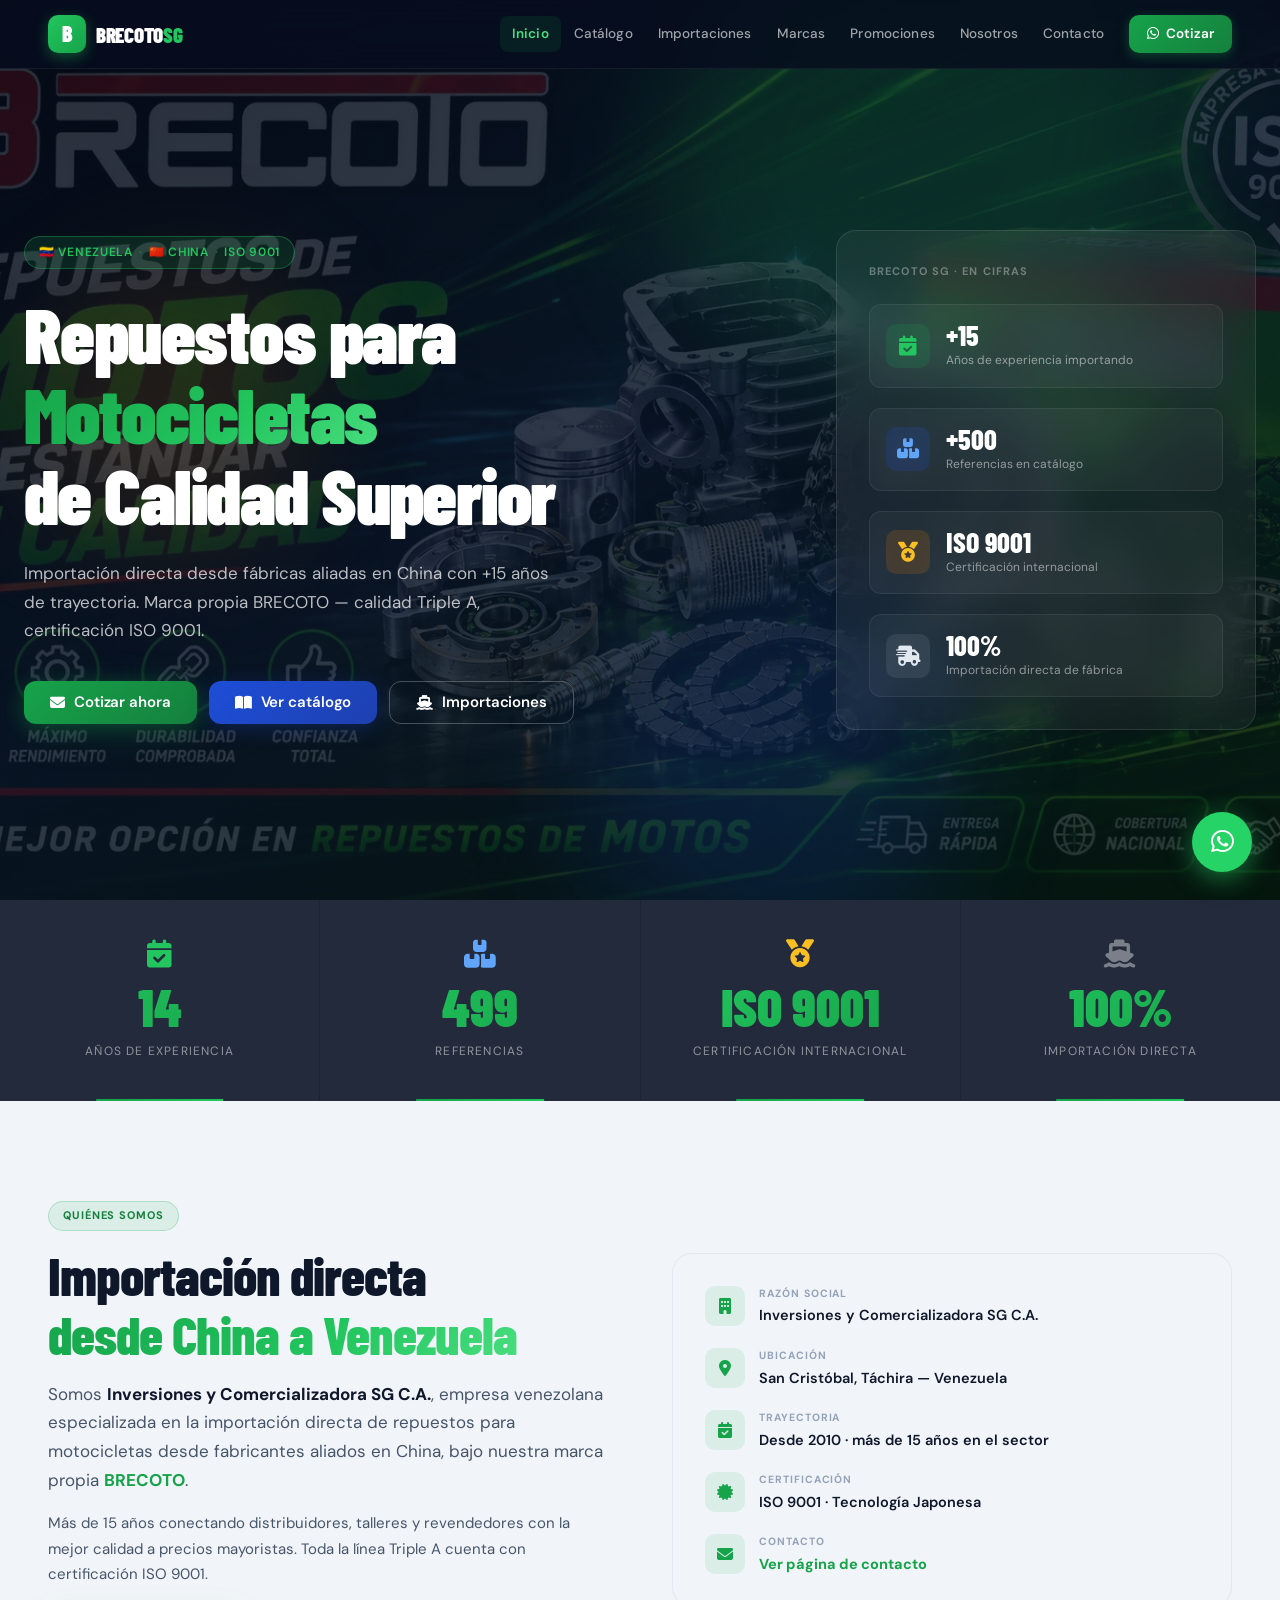
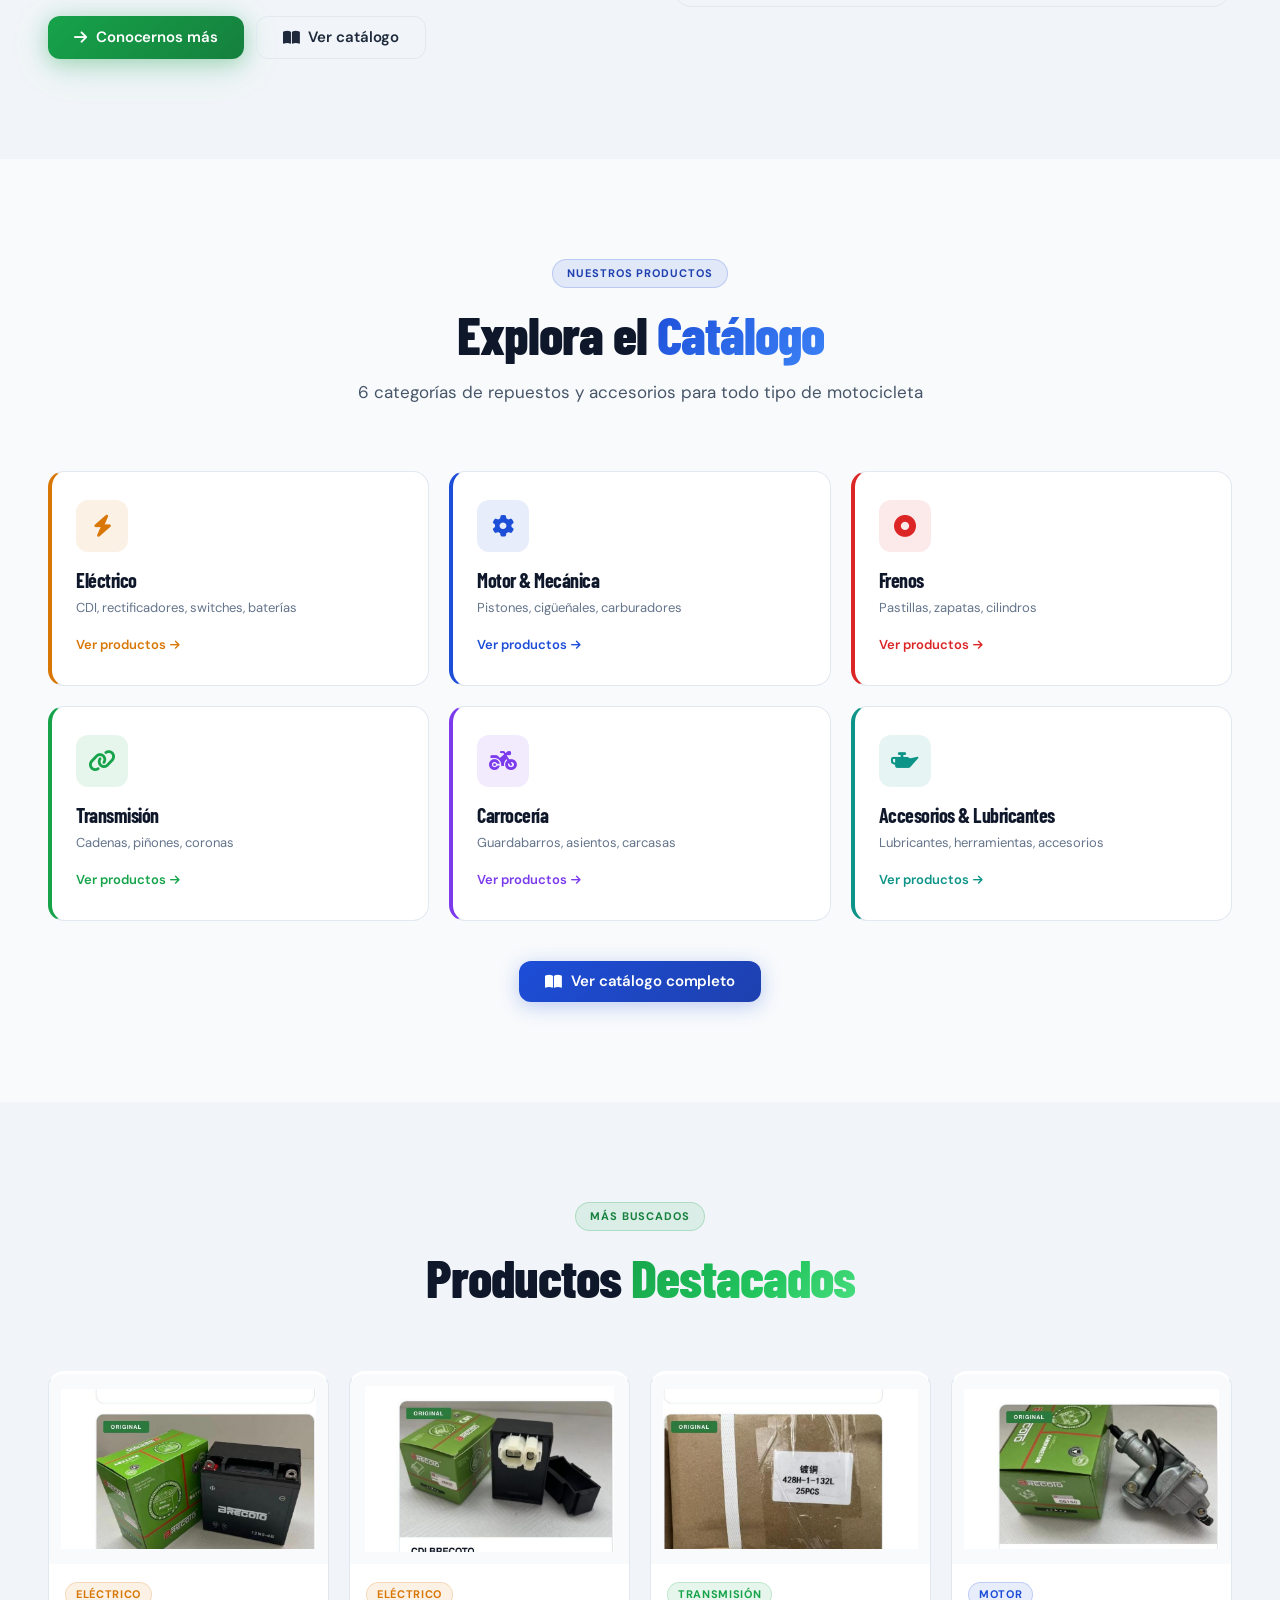
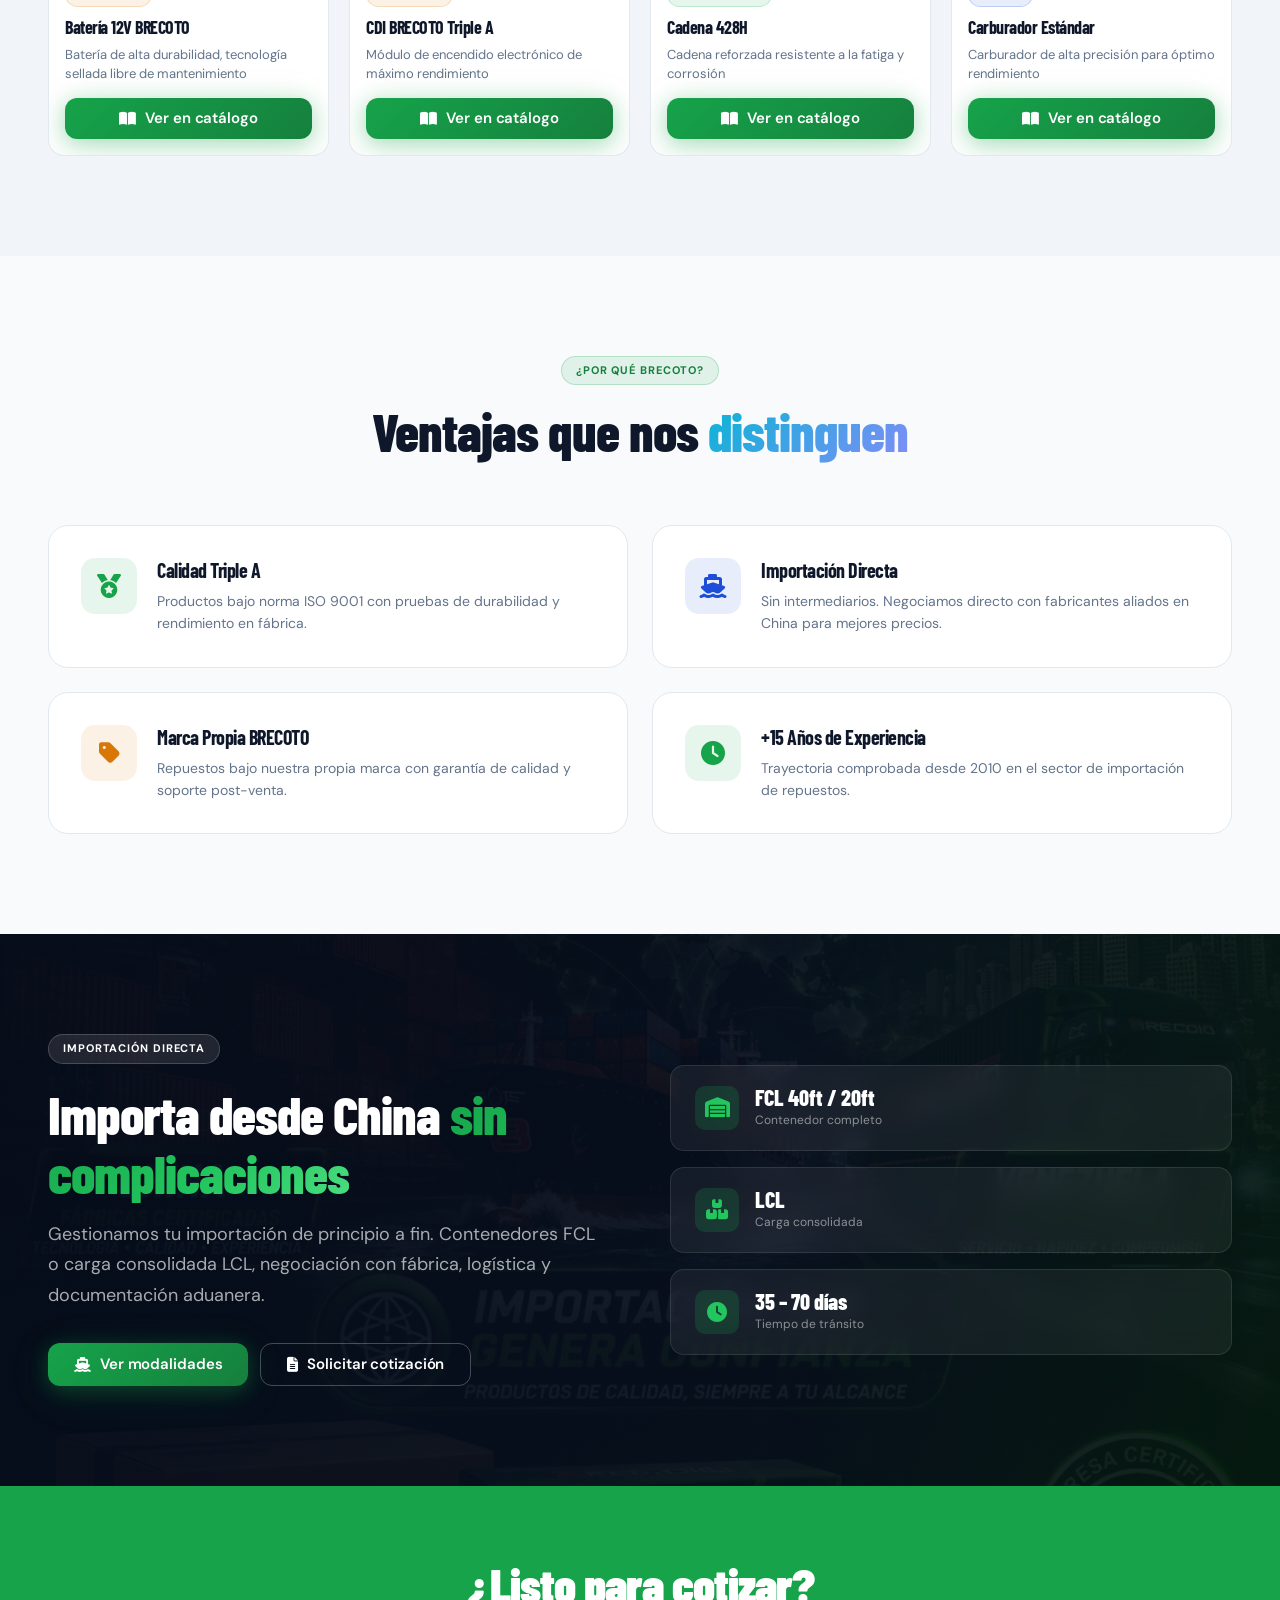
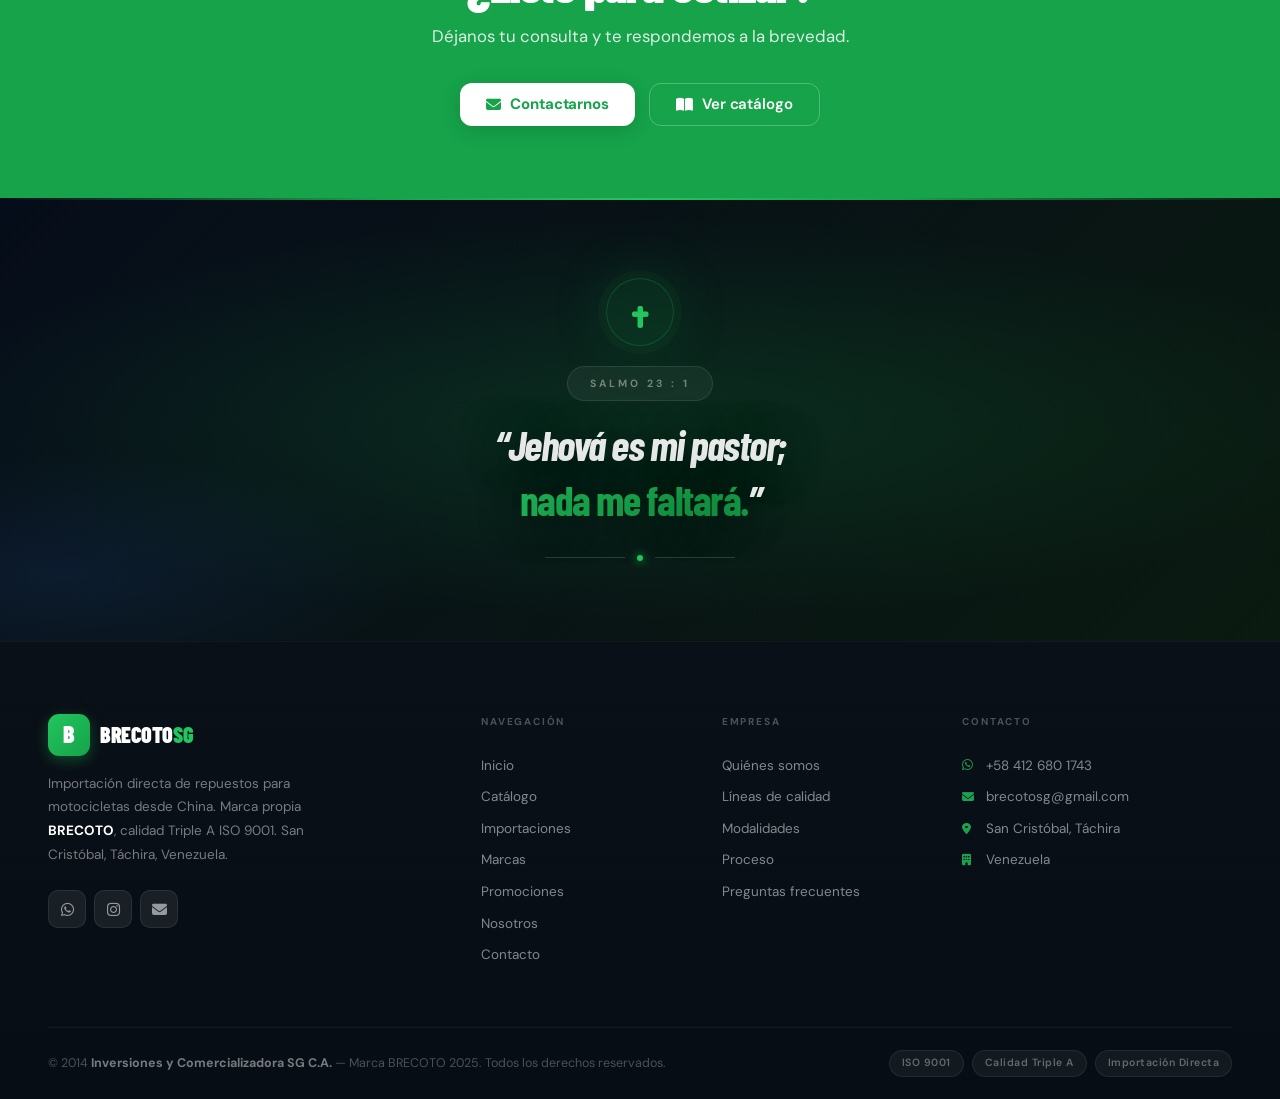
<file: index.html>
<!DOCTYPE html>
<html lang="es">
<head>
  <meta charset="UTF-8">
  <meta name="viewport" content="width=device-width, initial-scale=1.0">
  <title>BRECOTO SG — Repuestos para Motocicletas | Importación Directa desde China</title>
  <meta name="description" content="BRECOTO SG International Limited — Importación directa de repuestos para motocicletas desde China. Marca propia BRECOTO, calidad Triple A, certificación ISO 9001. San Cristóbal, Táchira, Venezuela.">
  <meta name="keywords" content="repuestos motos Venezuela, importación china Venezuela, repuestos motocicletas Táchira, BRECOTO, CDI, batería moto, cadena moto, carburador">
  <meta property="og:title" content="BRECOTO SG — Repuestos para Motocicletas | Importación Directa desde China">
  <meta property="og:description" content="Importación directa de repuestos para motocicletas desde China. Calidad Triple A, ISO 9001. San Cristóbal, Táchira, Venezuela.">
  <meta property="og:type" content="website">
  <meta property="og:url" content="https://brecotosg.com/">
  <meta property="og:image" content="images/banner.jpg">
  <meta name="twitter:card" content="summary_large_image">
  <meta name="twitter:title" content="BRECOTO SG — Repuestos para Motocicletas">
  <meta name="twitter:description" content="Importación directa de repuestos para motocicletas desde China. Calidad Triple A, ISO 9001.">

  <!-- Favicon inline SVG -->
  <link rel="icon" type="image/svg+xml" href="data:image/svg+xml,<svg xmlns='http://www.w3.org/2000/svg' viewBox='0 0 32 32'><circle cx='16' cy='16' r='16' fill='%2316a34a'/><text x='16' y='22' font-family='Arial Black,sans-serif' font-size='18' font-weight='900' fill='white' text-anchor='middle'>B</text></svg>">

  <!-- Google Fonts -->
  <link rel="preconnect" href="https://fonts.googleapis.com">
  <link rel="preconnect" href="https://fonts.gstatic.com" crossorigin>
  <link href="https://fonts.googleapis.com/css2?family=Barlow+Condensed:ital,wght@0,400;0,600;0,700;0,800;0,900;1,700&family=DM+Sans:ital,opsz,wght@0,9..40,300;0,9..40,400;0,9..40,500;0,9..40,600;0,9..40,700;1,9..40,400&display=swap" rel="stylesheet">

  <!-- Font Awesome 6.5.0 -->
  <link rel="stylesheet" href="https://cdnjs.cloudflare.com/ajax/libs/font-awesome/6.5.0/css/all.min.css">

  <!-- Shared stylesheet -->
  <link rel="stylesheet" href="assets/style.css">

  <style>
    /* ─── Hero ─────────────────────────────────────────────── */
    #hero {
      position: relative;
      min-height: 100vh;
      background: linear-gradient(155deg, #060d1a 0%, #0a1628 50%, #061a10 100%);
      padding: 160px 0 100px;
      overflow: hidden;
      display: flex;
      align-items: center;
    }
    #hero .hero-bg-img {
      position: absolute;
      inset: 0;
      background: url('images/banner.jpg') center / cover no-repeat;
      opacity: 0.15;
      z-index: 0;
    }
    /* Blobs */
    .blob {
      position: absolute;
      border-radius: 60% 40% 30% 70% / 60% 30% 70% 40%;
      animation: blob 8s ease-in-out infinite;
      z-index: 0;
      filter: blur(60px);
    }
    .blob-1 {
      width: 520px;
      height: 520px;
      background: rgba(22, 163, 74, 0.18);
      top: -120px;
      right: 8%;
      animation-delay: 0s;
    }
    .blob-2 {
      width: 380px;
      height: 380px;
      background: rgba(29, 78, 216, 0.16);
      bottom: -60px;
      right: 25%;
      animation-delay: -3s;
    }
    .blob-3 {
      width: 280px;
      height: 280px;
      background: rgba(217, 119, 6, 0.13);
      top: 30%;
      left: 2%;
      animation-delay: -5s;
    }
    @keyframes blob {
      0%, 100% { border-radius: 60% 40% 30% 70% / 60% 30% 70% 40%; }
      50% { border-radius: 30% 60% 70% 40% / 50% 60% 30% 60%; }
    }
    .hero-inner {
      position: relative;
      z-index: 1;
      width: 100%;
      max-width: 1280px;
      margin: 0 auto;
      padding: 0 24px;
      display: grid;
      grid-template-columns: 1fr 420px;
      gap: 60px;
      align-items: center;
    }
    .hero-chip {
      display: inline-flex;
      align-items: center;
      gap: 6px;
      background: rgba(22, 163, 74, 0.15);
      border: 1px solid rgba(34, 197, 94, 0.35);
      color: #22c55e;
      font-size: 12px;
      font-weight: 600;
      letter-spacing: .06em;
      text-transform: uppercase;
      padding: 6px 14px;
      border-radius: 100px;
      margin-bottom: 24px;
    }
    .hero-h1 {
      font-family: 'Barlow Condensed', sans-serif;
      font-size: clamp(42px, 6vw, 78px);
      font-weight: 900;
      line-height: 1.05;
      color: #fff;
      margin: 0 0 24px;
      letter-spacing: -0.02em;
    }
    .hero-lead {
      font-size: 17px;
      line-height: 1.7;
      color: rgba(255, 255, 255, 0.72);
      margin: 0 0 36px;
      max-width: 540px;
    }
    .hero-ctas {
      display: flex;
      flex-wrap: wrap;
      gap: 12px;
    }
    /* Hero stats card */
    .hero-card {
      background: rgba(255, 255, 255, 0.05);
      backdrop-filter: blur(20px);
      -webkit-backdrop-filter: blur(20px);
      border: 1px solid rgba(255, 255, 255, 0.1);
      border-radius: 20px;
      padding: 32px;
      display: flex;
      flex-direction: column;
      gap: 20px;
    }
    .hero-stat {
      display: flex;
      align-items: center;
      gap: 16px;
      padding: 16px;
      background: rgba(255, 255, 255, 0.04);
      border-radius: 12px;
      border: 1px solid rgba(255, 255, 255, 0.07);
      transition: background 0.2s;
    }
    .hero-stat:hover {
      background: rgba(255, 255, 255, 0.08);
    }
    .hero-stat-ico {
      width: 44px;
      height: 44px;
      border-radius: 10px;
      display: flex;
      align-items: center;
      justify-content: center;
      font-size: 20px;
      flex-shrink: 0;
    }
    .hero-stat-ico.g { background: rgba(22, 163, 74, 0.18); color: #22c55e; }
    .hero-stat-ico.b { background: rgba(29, 78, 216, 0.18); color: #60a5fa; }
    .hero-stat-ico.gold { background: rgba(217, 119, 6, 0.18); color: #fbbf24; }
    .hero-stat-ico.w { background: rgba(255, 255, 255, 0.08); color: #e2e8f0; }
    .hero-stat-num {
      font-family: 'Barlow Condensed', sans-serif;
      font-size: 28px;
      font-weight: 800;
      color: #fff;
      line-height: 1;
    }
    .hero-stat-lbl {
      font-size: 12px;
      color: rgba(255, 255, 255, 0.5);
      margin-top: 2px;
    }
    .hero-card-title {
      font-size: 11px;
      font-weight: 700;
      letter-spacing: .1em;
      text-transform: uppercase;
      color: rgba(255, 255, 255, 0.35);
      margin-bottom: 4px;
    }

    /* ─── Stats Strip ───────────────────────────────────────── */
    #stats {
      background: #0f172a;
    }
    .stats-grid {
      display: grid;
      grid-template-columns: repeat(4, 1fr);
      gap: 1px;
      background: rgba(255, 255, 255, 0.05);
    }
    .stat-cell {
      background: rgba(255, 255, 255, 0.03);
      padding: 40px 32px;
      text-align: center;
      transition: background 0.25s;
      position: relative;
      overflow: hidden;
    }
    .stat-cell::before {
      content: '';
      position: absolute;
      bottom: 0;
      left: 50%;
      transform: translateX(-50%);
      width: 40%;
      height: 2px;
      background: linear-gradient(90deg, #16a34a, #22c55e);
      transition: width 0.4s ease;
    }
    .stat-cell:hover { background: rgba(255, 255, 255, 0.06); }
    .stat-cell:hover::before { width: 80%; }
    .stat-num {
      font-family: 'Barlow Condensed', sans-serif;
      font-size: 52px;
      font-weight: 900;
      background: linear-gradient(135deg, #22c55e, #16a34a);
      -webkit-background-clip: text;
      -webkit-text-fill-color: transparent;
      background-clip: text;
      line-height: 1;
      display: block;
    }
    .stat-lbl {
      font-size: 12px;
      text-transform: uppercase;
      letter-spacing: .1em;
      color: rgba(255, 255, 255, 0.5);
      margin-top: 10px;
      display: block;
    }
    .stat-ico {
      font-size: 28px;
      margin-bottom: 12px;
      display: block;
    }
    .stat-ico.g { color: #22c55e; }
    .stat-ico.b { color: #60a5fa; }
    .stat-ico.gold { color: #fbbf24; }
    .stat-ico.w { color: rgba(255,255,255,.4); }

    /* ─── Categorías ────────────────────────────────────────── */
    .cat-grid {
      display: grid;
      grid-template-columns: repeat(3, 1fr);
      gap: 20px;
      margin-bottom: 40px;
    }
    .cat-card {
      background: #fff;
      border-radius: 16px;
      padding: 28px 24px;
      border: 1px solid #e2e8f0;
      border-left: 4px solid var(--cat-color, #16a34a);
      transition: transform 0.25s ease, box-shadow 0.25s ease, border-left-width 0.2s;
      cursor: pointer;
      position: relative;
    }
    .cat-card:hover {
      transform: translateY(-4px);
      box-shadow: 0 16px 40px rgba(0,0,0,0.1);
      border-left-width: 6px;
    }
    .cat-card::after{content:'';position:absolute;inset:0;border-radius:16px;background:linear-gradient(135deg,var(--cat-color,#16a34a),transparent);opacity:0;transition:opacity .3s ease;}
    .cat-card:hover::after{opacity:.04;}
    .cat-ico-wrap {
      width: 52px;
      height: 52px;
      border-radius: 12px;
      display: flex;
      align-items: center;
      justify-content: center;
      font-size: 22px;
      margin-bottom: 16px;
      background: var(--cat-bg, rgba(22,163,74,.1));
      color: var(--cat-color, #16a34a);
    }
    .cat-name {
      font-family: 'Barlow Condensed', sans-serif;
      font-size: 20px;
      font-weight: 700;
      color: #0f172a;
      margin: 0 0 6px;
    }
    .cat-desc {
      font-size: 13px;
      color: #64748b;
      margin: 0 0 14px;
      line-height: 1.5;
    }
    .cat-link {
      font-size: 13px;
      font-weight: 600;
      color: var(--cat-color, #16a34a);
      text-decoration: none;
      display: inline-flex;
      align-items: center;
      gap: 4px;
      transition: gap 0.2s;
    }
    .cat-link:hover { gap: 8px; }

    /* ─── Productos Destacados ──────────────────────────────── */
    .prod-grid {
      display: grid;
      grid-template-columns: repeat(4, 1fr);
      gap: 20px;
    }
    .prod-card {
      background: #fff;
      border-radius: 16px;
      border: 1px solid #e2e8f0;
      border-top: 3px solid transparent;
      overflow: hidden;
      transition: transform 0.25s ease, box-shadow 0.25s ease, border-top-color 0.25s ease;
    }
    .prod-card:hover {
      transform: translateY(-6px);
      box-shadow: 0 20px 50px rgba(0,0,0,0.12);
      border-top-color: var(--green);
    }
    .prod-img-wrap {
      height: 190px;
      background: #f8fafc;
      display: flex;
      align-items: center;
      justify-content: center;
      padding: 12px;
      overflow: hidden;
    }
    .prod-img-wrap img {
      width: 100%;
      height: 100%;
      object-fit: contain;
      transition: transform 0.3s ease;
    }
    .prod-card:hover .prod-img-wrap img {
      transform: scale(1.05);
    }
    .prod-body {
      padding: 16px;
    }
    .prod-tag {
      display: inline-block;
      font-size: 11px;
      font-weight: 700;
      letter-spacing: .06em;
      text-transform: uppercase;
      padding: 3px 10px;
      border-radius: 100px;
      margin-bottom: 10px;
    }
    .prod-tag-gold {
      background: rgba(217,119,6,.1);
      color: #d97706;
      border: 1px solid rgba(217,119,6,.2);
    }
    .prod-tag-g {
      background: rgba(22,163,74,.1);
      color: #16a34a;
      border: 1px solid rgba(22,163,74,.2);
    }
    .prod-tag-b {
      background: rgba(29,78,216,.1);
      color: #1d4ed8;
      border: 1px solid rgba(29,78,216,.2);
    }
    .prod-name {
      font-family: 'Barlow Condensed', sans-serif;
      font-size: 18px;
      font-weight: 700;
      color: #0f172a;
      margin: 0 0 6px;
    }
    .prod-desc {
      font-size: 13px;
      color: #64748b;
      line-height: 1.5;
      margin: 0 0 14px;
    }

    /* ─── Beneficios ────────────────────────────────────────── */
    .ben-grid {
      display: grid;
      grid-template-columns: repeat(2, 1fr);
      gap: 24px;
    }
    .ben-card {
      background: #fff;
      border-radius: 20px;
      padding: 32px;
      border: 1px solid #e2e8f0;
      display: flex;
      gap: 20px;
      align-items: flex-start;
      transition: transform 0.25s, box-shadow 0.25s;
      position: relative;
      overflow: hidden;
    }
    .ben-card::before {
      content: '';
      position: absolute;
      left: 0;
      top: 0;
      bottom: 0;
      width: 4px;
      background: linear-gradient(180deg, var(--green), var(--green-d));
      transform: scaleY(0);
      transition: transform 0.3s ease;
      border-radius: 0 2px 2px 0;
    }
    .ben-card:hover::before { transform: scaleY(1); }
    .ben-card:hover {
      transform: translateY(-4px);
      box-shadow: 0 16px 40px rgba(0,0,0,0.08);
    }
    .ben-ico {
      width: 56px;
      height: 56px;
      border-radius: 14px;
      display: flex;
      align-items: center;
      justify-content: center;
      font-size: 24px;
      flex-shrink: 0;
    }
    .ben-ico.g { background: rgba(22,163,74,.1); color: #16a34a; }
    .ben-ico.b { background: rgba(29,78,216,.1); color: #1d4ed8; }
    .ben-ico.gold { background: rgba(217,119,6,.1); color: #d97706; }
    .ben-title {
      font-family: 'Barlow Condensed', sans-serif;
      font-size: 20px;
      font-weight: 700;
      color: #0f172a;
      margin: 0 0 8px;
    }
    .ben-desc {
      font-size: 14px;
      color: #64748b;
      line-height: 1.6;
      margin: 0;
    }

    /* ─── Import CTA ────────────────────────────────────────── */
    #import-cta {
      position: relative;
      background: linear-gradient(155deg, #060d1a 0%, #0a1628 60%, #061a10 100%);
      overflow: hidden;
    }
    .import-bg {
      position: absolute;
      inset: 0;
      background: url('images/importacion.jpg') center / cover no-repeat;
      opacity: 0.20;
      z-index: 0;
    }
    .import-overlay {
      position: absolute;
      inset: 0;
      background: linear-gradient(90deg, rgba(6,13,26,.9) 0%, rgba(6,13,26,.7) 60%, rgba(6,26,16,.75) 100%);
      z-index: 0;
    }
    .import-inner {
      position: relative;
      z-index: 1;
      display: grid;
      grid-template-columns: 1fr 1fr;
      gap: 60px;
      align-items: center;
    }
    .import-mini-cards {
      display: flex;
      flex-direction: column;
      gap: 16px;
    }
    .import-mini {
      background: rgba(255,255,255,.06);
      backdrop-filter: blur(12px);
      -webkit-backdrop-filter: blur(12px);
      border: 1px solid rgba(255,255,255,.1);
      border-radius: 14px;
      padding: 20px 24px;
      display: flex;
      align-items: center;
      gap: 16px;
      transition: border-color 0.25s ease, background 0.25s ease;
    }
    .import-mini:hover {
      border-color: rgba(22,163,74,.4);
      background: rgba(22,163,74,.08);
    }
    .import-mini-ico {
      width: 44px;
      height: 44px;
      border-radius: 10px;
      display: flex;
      align-items: center;
      justify-content: center;
      font-size: 20px;
      flex-shrink: 0;
      background: rgba(22,163,74,.2);
      color: #22c55e;
    }
    .import-mini-val {
      font-family: 'Barlow Condensed', sans-serif;
      font-size: 22px;
      font-weight: 800;
      color: #fff;
      line-height: 1;
    }
    .import-mini-lbl {
      font-size: 12px;
      color: rgba(255,255,255,.5);
      margin-top: 3px;
    }

    /* ─── Contacto Rápido ───────────────────────────────────── */
    .qc-grid {
      display: grid;
      grid-template-columns: repeat(3, 1fr);
      gap: 24px;
    }
    .qc-card {
      background: #fff;
      border-radius: 20px;
      padding: 36px 28px;
      border: 1px solid #e2e8f0;
      text-align: center;
      transition: transform 0.25s, box-shadow 0.25s;
    }
    .qc-card:hover {
      transform: translateY(-6px);
      box-shadow: 0 20px 50px rgba(0,0,0,0.1);
    }
    .qc-ico {
      width: 68px;
      height: 68px;
      border-radius: 18px;
      display: flex;
      align-items: center;
      justify-content: center;
      font-size: 28px;
      margin: 0 auto 20px;
    }
    .qc-ico.g { background: rgba(22,163,74,.1); color: #16a34a; }
    .qc-ico.b { background: rgba(29,78,216,.1); color: #1d4ed8; }
    .qc-ico.ink { background: rgba(15,23,42,.07); color: #0f172a; }
    .qc-val {
      font-family: 'Barlow Condensed', sans-serif;
      font-size: 22px;
      font-weight: 800;
      color: #0f172a;
      margin: 0 0 6px;
    }
    .qc-sub {
      font-size: 13px;
      color: #64748b;
      margin: 0 0 24px;
    }

    /* ─── Versículo ─────────────────────────────────────────── */
    #versiculo {
      background: linear-gradient(135deg, #060d1a 0%, #0a1a10 100%);
      padding: 80px 0;
      text-align: center;
    }
    .vs-cross {
      font-size: 40px;
      color: rgba(255,255,255,.25);
      margin-bottom: 20px;
      display: block;
    }
    .vs-ref {
      font-size: 12px;
      font-weight: 700;
      letter-spacing: .15em;
      text-transform: uppercase;
      color: rgba(255,255,255,.35);
      display: block;
      margin-bottom: 16px;
    }
    .vs-quote {
      font-family: 'Barlow Condensed', sans-serif;
      font-size: clamp(26px, 4vw, 42px);
      font-weight: 700;
      font-style: italic;
      color: rgba(255,255,255,.9);
      margin: 0 auto;
      max-width: 640px;
      line-height: 1.3;
      border: none;
      padding: 0;
      background: none;
    }
    .vs-quote em {
      font-style: normal;
      background: linear-gradient(135deg, #22c55e, #16a34a);
      -webkit-background-clip: text;
      -webkit-text-fill-color: transparent;
      background-clip: text;
    }
    .vs-divider {
      display: flex;
      align-items: center;
      justify-content: center;
      gap: 12px;
      margin-top: 28px;
    }
    .vs-line, .vs-line-r {
      width: 80px;
      height: 1px;
      background: rgba(255,255,255,.15);
    }
    .vs-dot {
      width: 6px;
      height: 6px;
      border-radius: 50%;
      background: #22c55e;
    }

    /* ─── WhatsApp FAB ──────────────────────────────────────── */
    #wa-fab {
      position: fixed;
      bottom: 28px;
      right: 28px;
      z-index: 9999;
      width: 60px;
      height: 60px;
      border-radius: 50%;
      background: #25d366;
      color: #fff;
      display: flex;
      align-items: center;
      justify-content: center;
      font-size: 26px;
      text-decoration: none;
      box-shadow: 0 6px 24px rgba(37,211,102,.5);
      transition: transform 0.2s, box-shadow 0.2s;
    }
    #wa-fab:hover {
      transform: scale(1.1);
      box-shadow: 0 10px 32px rgba(37,211,102,.7);
    }

    /* ─── Quiénes somos ─────────────────────────────────────── */
    .qs-grid{display:grid;grid-template-columns:1fr 1fr;gap:64px;align-items:center;}
    .qs-info-card{background:var(--bg2);border:1px solid var(--border);border-radius:20px;padding:32px;display:flex;flex-direction:column;gap:22px;}
    .qs-info-row{display:flex;align-items:flex-start;gap:14px;}
    .qs-info-ico{width:40px;height:40px;border-radius:10px;background:var(--green-s);color:var(--green);font-size:16px;display:flex;align-items:center;justify-content:center;flex-shrink:0;}
    .qs-info-label{font-size:10.5px;font-weight:700;text-transform:uppercase;letter-spacing:.09em;color:var(--gray);margin-bottom:3px;}
    .qs-info-val{font-size:14.5px;font-weight:600;color:var(--ink);line-height:1.4;}

    /* ─── Responsive ────────────────────────────────────────── */
    @media (max-width: 1024px) {
      .hero-inner {
        grid-template-columns: 1fr;
      }
      .hero-card { display: none; }
      .cat-grid {
        grid-template-columns: repeat(2, 1fr);
      }
      .prod-grid {
        grid-template-columns: repeat(2, 1fr);
      }
      .import-inner {
        grid-template-columns: 1fr;
      }
      .import-mini-cards {
        flex-direction: row;
        flex-wrap: wrap;
      }
      .import-mini { flex: 1; min-width: 200px; }
    }
    @media (max-width: 768px) {
      #hero { padding: 120px 0 80px; }
      .qs-grid { grid-template-columns: 1fr; gap: 32px; }
      .stats-grid {
        grid-template-columns: repeat(2, 1fr);
      }
      .cat-grid {
        grid-template-columns: 1fr;
      }
      .prod-grid {
        grid-template-columns: 1fr;
      }
      .ben-grid {
        grid-template-columns: 1fr;
      }
      .qc-grid {
        grid-template-columns: 1fr;
      }
      .hero-ctas {
        flex-direction: column;
      }
      .hero-ctas .btn {
        width: 100%;
        justify-content: center;
      }
    }
    @media (max-width: 480px) {
      .stats-grid {
        grid-template-columns: 1fr 1fr;
      }
      .stat-cell { padding: 28px 16px; }
      .stat-num { font-size: 38px; }
      .import-mini-cards { flex-direction: column; }
    }
  </style>
</head>
<body>

<!-- ═══════════════════════════════════════════════════════════════
     NAVBAR
════════════════════════════════════════════════════════════════ -->
<nav id="nav">
  <div class="nav-wrap">
    <a href="index.html" class="brand">
      <div class="brand-ico">B</div>
      <span class="brand-txt">BRECOTO<em>SG</em></span>
    </a>
    <div class="nav-links">
      <a href="index.html" class="nl" data-page="index">Inicio</a>
      <a href="catalogo.html" class="nl" data-page="catalogo">Catálogo</a>
      <a href="importaciones.html" class="nl" data-page="importaciones">Importaciones</a>
      <a href="marcas.html" class="nl" data-page="marcas">Marcas</a>
      <a href="promociones.html" class="nl" data-page="promociones">Promociones</a>
      <a href="nosotros.html" class="nl" data-page="nosotros">Nosotros</a>
      <a href="contacto.html" class="nl" data-page="contacto">Contacto</a>
      <a href="https://wa.me/584126801743" target="_blank" rel="noopener" class="nav-cta"><i class="fab fa-whatsapp"></i> Cotizar</a>
    </div>
    <button class="burger" id="burger" onclick="toggleMenu()" aria-label="Menú"><span></span><span></span><span></span></button>
  </div>
  <div class="mob-menu" id="mob-menu">
    <a href="index.html" class="nl" data-page="index">Inicio</a>
    <a href="catalogo.html" class="nl" data-page="catalogo">Catálogo</a>
    <a href="importaciones.html" class="nl" data-page="importaciones">Importaciones</a>
    <a href="marcas.html" class="nl" data-page="marcas">Marcas</a>
    <a href="promociones.html" class="nl" data-page="promociones">Promociones</a>
    <a href="nosotros.html" class="nl" data-page="nosotros">Nosotros</a>
    <a href="contacto.html" class="nl" data-page="contacto">Contacto</a>
    <a href="https://wa.me/584126801743" target="_blank" rel="noopener" class="nav-cta"><i class="fab fa-whatsapp"></i> Cotizar por WhatsApp</a>
  </div>
</nav>


<!-- ═══════════════════════════════════════════════════════════════
     1. HERO
════════════════════════════════════════════════════════════════ -->
<section id="hero">
  <div class="hero-bg-img" aria-hidden="true"></div>
  <div class="blob blob-1" aria-hidden="true"></div>
  <div class="blob blob-2" aria-hidden="true"></div>
  <div class="blob blob-3" aria-hidden="true"></div>

  <div class="hero-inner">
    <!-- Left column -->
    <div class="hero-left">
      <div class="hero-chip">
        <span>&#x1F1FB;&#x1F1EA; Venezuela</span>
        <span style="opacity:.4">·</span>
        <span>&#x1F1E8;&#x1F1F3; China</span>
        <span style="opacity:.4">·</span>
        <span>ISO 9001</span>
      </div>
      <h1 class="hero-h1">
        Repuestos para<br>
        <span class="gtxt-g">Motocicletas</span><br>
        de Calidad Superior
      </h1>
      <p class="hero-lead">
        Importación directa desde fábricas aliadas en China con +15 años de trayectoria. Marca propia BRECOTO — calidad Triple A, certificación ISO 9001.
      </p>
      <div class="hero-ctas">
        <a href="contacto.html" class="btn btn-g">
          <i class="fas fa-envelope"></i> Cotizar ahora
        </a>
        <a href="catalogo.html" class="btn btn-b">
          <i class="fas fa-book-open"></i> Ver catálogo
        </a>
        <a href="importaciones.html" class="btn btn-out-w">
          <i class="fas fa-ship"></i> Importaciones
        </a>
      </div>
    </div>

    <!-- Right column: floating stats card -->
    <div class="hero-card" aria-label="Estadísticas destacadas">
      <div class="hero-card-title">BRECOTO SG &middot; En cifras</div>

      <div class="hero-stat">
        <div class="hero-stat-ico g"><i class="fas fa-calendar-check"></i></div>
        <div>
          <div class="hero-stat-num">+15</div>
          <div class="hero-stat-lbl">Años de experiencia importando</div>
        </div>
      </div>

      <div class="hero-stat">
        <div class="hero-stat-ico b"><i class="fas fa-boxes-stacked"></i></div>
        <div>
          <div class="hero-stat-num">+500</div>
          <div class="hero-stat-lbl">Referencias en catálogo</div>
        </div>
      </div>

      <div class="hero-stat">
        <div class="hero-stat-ico gold"><i class="fas fa-medal"></i></div>
        <div>
          <div class="hero-stat-num">ISO 9001</div>
          <div class="hero-stat-lbl">Certificación internacional</div>
        </div>
      </div>

      <div class="hero-stat">
        <div class="hero-stat-ico w"><i class="fas fa-truck-fast"></i></div>
        <div>
          <div class="hero-stat-num">100%</div>
          <div class="hero-stat-lbl">Importación directa de fábrica</div>
        </div>
      </div>
    </div>
  </div>
</section>


<!-- ═══════════════════════════════════════════════════════════════
     2. STATS STRIP
════════════════════════════════════════════════════════════════ -->
<section id="stats">
  <div class="stats-grid">
    <div class="stat-cell">
      <i class="fas fa-calendar-check stat-ico g"></i>
      <span class="stat-num" data-count="15">+15</span>
      <span class="stat-lbl">Años de Experiencia</span>
    </div>
    <div class="stat-cell">
      <i class="fas fa-boxes-stacked stat-ico b"></i>
      <span class="stat-num" data-count="500">+500</span>
      <span class="stat-lbl">Referencias</span>
    </div>
    <div class="stat-cell">
      <i class="fas fa-medal stat-ico gold"></i>
      <span class="stat-num">ISO 9001</span>
      <span class="stat-lbl">Certificación Internacional</span>
    </div>
    <div class="stat-cell">
      <i class="fas fa-ship stat-ico w"></i>
      <span class="stat-num">100%</span>
      <span class="stat-lbl">Importación Directa</span>
    </div>
  </div>
</section>


<!-- ═══════════════════════════════════════════════════════════════
     3. QUIÉNES SOMOS
════════════════════════════════════════════════════════════════ -->
<section id="quienes-somos" class="sec sec-alt">
  <div class="wrap">
    <div class="qs-grid">

      <div class="sl">
        <span class="chip chip-g">Quiénes somos</span>
        <h2 class="h2" style="margin:14px 0 16px;">Importación directa<br><span class="gtxt-g">desde China a Venezuela</span></h2>
        <p style="font-size:17px;line-height:1.7;color:var(--ink3);margin-bottom:16px;">Somos <strong style="color:var(--ink);">Inversiones y Comercializadora SG C.A.</strong>, empresa venezolana especializada en la importación directa de repuestos para motocicletas desde fabricantes aliados en China, bajo nuestra marca propia <strong style="color:var(--green);">BRECOTO</strong>.</p>
        <p style="font-size:15px;line-height:1.7;color:var(--ink3);margin-bottom:28px;">Más de 15 años conectando distribuidores, talleres y revendedores con la mejor calidad a precios mayoristas. Toda la línea Triple A cuenta con certificación ISO 9001.</p>
        <div style="display:flex;gap:12px;flex-wrap:wrap;">
          <a href="nosotros.html" class="btn btn-g"><i class="fas fa-arrow-right"></i> Conocernos más</a>
          <a href="catalogo.html" class="btn btn-out"><i class="fas fa-book-open"></i> Ver catálogo</a>
        </div>
      </div>

      <div class="sr">
        <div class="qs-info-card">
          <div class="qs-info-row">
            <div class="qs-info-ico"><i class="fas fa-building"></i></div>
            <div>
              <div class="qs-info-label">Razón Social</div>
              <div class="qs-info-val">Inversiones y Comercializadora SG C.A.</div>
            </div>
          </div>
          <div class="qs-info-row">
            <div class="qs-info-ico"><i class="fas fa-location-dot"></i></div>
            <div>
              <div class="qs-info-label">Ubicación</div>
              <div class="qs-info-val">San Cristóbal, Táchira — Venezuela</div>
            </div>
          </div>
          <div class="qs-info-row">
            <div class="qs-info-ico"><i class="fas fa-calendar-check"></i></div>
            <div>
              <div class="qs-info-label">Trayectoria</div>
              <div class="qs-info-val">Desde 2010 · más de 15 años en el sector</div>
            </div>
          </div>
          <div class="qs-info-row">
            <div class="qs-info-ico"><i class="fas fa-certificate"></i></div>
            <div>
              <div class="qs-info-label">Certificación</div>
              <div class="qs-info-val">ISO 9001 · Tecnología Japonesa</div>
            </div>
          </div>
          <div class="qs-info-row">
            <div class="qs-info-ico"><i class="fas fa-envelope"></i></div>
            <div>
              <div class="qs-info-label">Contacto</div>
              <div class="qs-info-val"><a href="contacto.html" style="color:var(--green);font-weight:700;">Ver página de contacto</a></div>
            </div>
          </div>
        </div>
      </div>

    </div>
  </div>
</section>


<!-- ═══════════════════════════════════════════════════════════════
     4. CATEGORÍAS
════════════════════════════════════════════════════════════════ -->
<section id="categorias" class="sec">
  <div class="wrap">
    <div class="sec-head text-center">
      <span class="chip chip-b">Nuestros Productos</span>
      <h2 class="h2">Explora el <span class="gtxt-b">Catálogo</span></h2>
      <p class="lead">6 categorías de repuestos y accesorios para todo tipo de motocicleta</p>
    </div>

    <div class="cat-grid">

      <!-- 1. Eléctrico -->
      <div class="cat-card" style="--cat-color:#d97706; --cat-bg:rgba(217,119,6,.1);">
        <div class="cat-ico-wrap"><i class="fas fa-bolt"></i></div>
        <h3 class="cat-name">Eléctrico</h3>
        <p class="cat-desc">CDI, rectificadores, switches, baterías</p>
        <a href="catalogo.html" class="cat-link">Ver productos <i class="fas fa-arrow-right" style="font-size:11px;"></i></a>
      </div>

      <!-- 2. Motor & Mecánica -->
      <div class="cat-card" style="--cat-color:#1d4ed8; --cat-bg:rgba(29,78,216,.1);">
        <div class="cat-ico-wrap"><i class="fas fa-gear"></i></div>
        <h3 class="cat-name">Motor &amp; Mecánica</h3>
        <p class="cat-desc">Pistones, cigüeñales, carburadores</p>
        <a href="catalogo.html" class="cat-link">Ver productos <i class="fas fa-arrow-right" style="font-size:11px;"></i></a>
      </div>

      <!-- 3. Frenos -->
      <div class="cat-card" style="--cat-color:#dc2626; --cat-bg:rgba(220,38,38,.1);">
        <div class="cat-ico-wrap"><i class="fas fa-circle-dot"></i></div>
        <h3 class="cat-name">Frenos</h3>
        <p class="cat-desc">Pastillas, zapatas, cilindros</p>
        <a href="catalogo.html" class="cat-link">Ver productos <i class="fas fa-arrow-right" style="font-size:11px;"></i></a>
      </div>

      <!-- 4. Transmisión -->
      <div class="cat-card" style="--cat-color:#16a34a; --cat-bg:rgba(22,163,74,.1);">
        <div class="cat-ico-wrap"><i class="fas fa-link"></i></div>
        <h3 class="cat-name">Transmisión</h3>
        <p class="cat-desc">Cadenas, piñones, coronas</p>
        <a href="catalogo.html" class="cat-link">Ver productos <i class="fas fa-arrow-right" style="font-size:11px;"></i></a>
      </div>

      <!-- 5. Carrocería -->
      <div class="cat-card" style="--cat-color:#7c3aed; --cat-bg:rgba(124,58,237,.1);">
        <div class="cat-ico-wrap"><i class="fas fa-motorcycle"></i></div>
        <h3 class="cat-name">Carrocería</h3>
        <p class="cat-desc">Guardabarros, asientos, carcasas</p>
        <a href="catalogo.html" class="cat-link">Ver productos <i class="fas fa-arrow-right" style="font-size:11px;"></i></a>
      </div>

      <!-- 6. Accesorios & Lubricantes -->
      <div class="cat-card" style="--cat-color:#0d9488; --cat-bg:rgba(13,148,136,.1);">
        <div class="cat-ico-wrap"><i class="fas fa-oil-can"></i></div>
        <h3 class="cat-name">Accesorios &amp; Lubricantes</h3>
        <p class="cat-desc">Lubricantes, herramientas, accesorios</p>
        <a href="catalogo.html" class="cat-link">Ver productos <i class="fas fa-arrow-right" style="font-size:11px;"></i></a>
      </div>

    </div>

    <div class="text-center">
      <a href="catalogo.html" class="btn btn-b">
        <i class="fas fa-book-open"></i> Ver catálogo completo
      </a>
    </div>
  </div>
</section>


<!-- ═══════════════════════════════════════════════════════════════
     4. PRODUCTOS DESTACADOS
════════════════════════════════════════════════════════════════ -->
<section id="destacados" class="sec sec-alt">
  <div class="wrap">
    <div class="sec-head text-center">
      <span class="chip chip-g">Más Buscados</span>
      <h2 class="h2">Productos <span class="gtxt-g">Destacados</span></h2>
    </div>

    <div class="prod-grid">

      <!-- 1. Batería -->
      <div class="prod-card">
        <div class="prod-img-wrap">
          <img src="images/productos/bateria-12v.jpg" alt="Batería 12V BRECOTO" loading="lazy"
               onerror="this.style.display='none';this.parentElement.innerHTML+='<div style=\'display:flex;flex-direction:column;align-items:center;justify-content:center;height:100%;gap:8px;color:#cbd5e1\'><i class=\'fas fa-car-battery\' style=\'font-size:48px;\'></i><span style=\'font-size:12px;\'>Batería 12V</span></div>'">
        </div>
        <div class="prod-body">
          <span class="prod-tag prod-tag-gold">Eléctrico</span>
          <h3 class="prod-name">Batería 12V BRECOTO</h3>
          <p class="prod-desc">Batería de alta durabilidad, tecnología sellada libre de mantenimiento</p>
          <a href="catalogo.html" class="btn btn-g" style="width:100%;justify-content:center;">
            <i class="fas fa-book-open"></i> Ver en catálogo
          </a>
        </div>
      </div>

      <!-- 2. CDI -->
      <div class="prod-card">
        <div class="prod-img-wrap">
          <img src="images/productos/cdi-brecoto.jpg" alt="CDI BRECOTO Triple A" loading="lazy"
               onerror="this.style.display='none';this.parentElement.innerHTML+='<div style=\'display:flex;flex-direction:column;align-items:center;justify-content:center;height:100%;gap:8px;color:#cbd5e1\'><i class=\'fas fa-microchip\' style=\'font-size:48px;\'></i><span style=\'font-size:12px;\'>CDI BRECOTO</span></div>'">
        </div>
        <div class="prod-body">
          <span class="prod-tag prod-tag-gold">Eléctrico</span>
          <h3 class="prod-name">CDI BRECOTO Triple A</h3>
          <p class="prod-desc">Módulo de encendido electrónico de máximo rendimiento</p>
          <a href="catalogo.html" class="btn btn-g" style="width:100%;justify-content:center;">
            <i class="fas fa-book-open"></i> Ver en catálogo
          </a>
        </div>
      </div>

      <!-- 3. Cadena -->
      <div class="prod-card">
        <div class="prod-img-wrap">
          <img src="images/productos/cadena-428h.jpg" alt="Cadena 428H" loading="lazy"
               onerror="this.style.display='none';this.parentElement.innerHTML+='<div style=\'display:flex;flex-direction:column;align-items:center;justify-content:center;height:100%;gap:8px;color:#cbd5e1\'><i class=\'fas fa-link\' style=\'font-size:48px;\'></i><span style=\'font-size:12px;\'>Cadena 428H</span></div>'">
        </div>
        <div class="prod-body">
          <span class="prod-tag prod-tag-g">Transmisión</span>
          <h3 class="prod-name">Cadena 428H</h3>
          <p class="prod-desc">Cadena reforzada resistente a la fatiga y corrosión</p>
          <a href="catalogo.html" class="btn btn-g" style="width:100%;justify-content:center;">
            <i class="fas fa-book-open"></i> Ver en catálogo
          </a>
        </div>
      </div>

      <!-- 4. Carburador -->
      <div class="prod-card">
        <div class="prod-img-wrap">
          <img src="images/productos/carburador.jpg" alt="Carburador Estándar" loading="lazy"
               onerror="this.style.display='none';this.parentElement.innerHTML+='<div style=\'display:flex;flex-direction:column;align-items:center;justify-content:center;height:100%;gap:8px;color:#cbd5e1\'><i class=\'fas fa-gear\' style=\'font-size:48px;\'></i><span style=\'font-size:12px;\'>Carburador</span></div>'">
        </div>
        <div class="prod-body">
          <span class="prod-tag prod-tag-b">Motor</span>
          <h3 class="prod-name">Carburador Estándar</h3>
          <p class="prod-desc">Carburador de alta precisión para óptimo rendimiento</p>
          <a href="catalogo.html" class="btn btn-g" style="width:100%;justify-content:center;">
            <i class="fas fa-book-open"></i> Ver en catálogo
          </a>
        </div>
      </div>

    </div>
  </div>
</section>


<!-- ═══════════════════════════════════════════════════════════════
     5. POR QUÉ ELEGIRNOS
════════════════════════════════════════════════════════════════ -->
<section id="beneficios" class="sec">
  <div class="wrap">
    <div class="sec-head text-center">
      <span class="chip chip-g">¿Por qué BRECOTO?</span>
      <h2 class="h2">Ventajas que nos <span class="gtxt-cool">distinguen</span></h2>
    </div>

    <div class="ben-grid">

      <!-- 1 -->
      <div class="ben-card">
        <div class="ben-ico g"><i class="fas fa-medal"></i></div>
        <div>
          <h3 class="ben-title">Calidad Triple A</h3>
          <p class="ben-desc">Productos bajo norma ISO 9001 con pruebas de durabilidad y rendimiento en fábrica.</p>
        </div>
      </div>

      <!-- 2 -->
      <div class="ben-card">
        <div class="ben-ico b"><i class="fas fa-ship"></i></div>
        <div>
          <h3 class="ben-title">Importación Directa</h3>
          <p class="ben-desc">Sin intermediarios. Negociamos directo con fabricantes aliados en China para mejores precios.</p>
        </div>
      </div>

      <!-- 3 -->
      <div class="ben-card">
        <div class="ben-ico gold"><i class="fas fa-tag"></i></div>
        <div>
          <h3 class="ben-title">Marca Propia BRECOTO</h3>
          <p class="ben-desc">Repuestos bajo nuestra propia marca con garantía de calidad y soporte post-venta.</p>
        </div>
      </div>

      <!-- 4 -->
      <div class="ben-card">
        <div class="ben-ico g"><i class="fas fa-clock"></i></div>
        <div>
          <h3 class="ben-title">+15 Años de Experiencia</h3>
          <p class="ben-desc">Trayectoria comprobada desde 2010 en el sector de importación de repuestos.</p>
        </div>
      </div>

    </div>
  </div>
</section>


<!-- ═══════════════════════════════════════════════════════════════
     6. IMPORTACIÓN CTA
════════════════════════════════════════════════════════════════ -->
<section id="import-cta" class="sec sec-dark">
  <div class="import-bg" aria-hidden="true"></div>
  <div class="import-overlay" aria-hidden="true"></div>

  <div class="wrap">
    <div class="import-inner">

      <!-- Left: text -->
      <div>
        <span class="chip chip-w" style="margin-bottom:20px; display:inline-block;">Importación Directa</span>
        <h2 class="h2" style="color:#fff; margin-bottom:16px;">
          Importa desde China <span class="gtxt-g">sin complicaciones</span>
        </h2>
        <p class="lead" style="color:rgba(255,255,255,.65); margin-bottom:32px;">
          Gestionamos tu importación de principio a fin. Contenedores FCL o carga consolidada LCL, negociación con fábrica, logística y documentación aduanera.
        </p>
        <div style="display:flex; flex-wrap:wrap; gap:12px;">
          <a href="importaciones.html" class="btn btn-g">
            <i class="fas fa-ship"></i> Ver modalidades
          </a>
          <a href="contacto.html" class="btn btn-out-w">
            <i class="fas fa-file-lines"></i> Solicitar cotización
          </a>
        </div>
      </div>

      <!-- Right: mini stat cards -->
      <div class="import-mini-cards">

        <div class="import-mini">
          <div class="import-mini-ico"><i class="fas fa-warehouse"></i></div>
          <div>
            <div class="import-mini-val">FCL 40ft / 20ft</div>
            <div class="import-mini-lbl">Contenedor completo</div>
          </div>
        </div>

        <div class="import-mini">
          <div class="import-mini-ico"><i class="fas fa-boxes-stacked"></i></div>
          <div>
            <div class="import-mini-val">LCL</div>
            <div class="import-mini-lbl">Carga consolidada</div>
          </div>
        </div>

        <div class="import-mini">
          <div class="import-mini-ico"><i class="fas fa-clock"></i></div>
          <div>
            <div class="import-mini-val">35 – 70 días</div>
            <div class="import-mini-lbl">Tiempo de tránsito</div>
          </div>
        </div>

      </div>
    </div>
  </div>
</section>


<!-- ═══════════════════════════════════════════════════════════════
     7. CTA COTIZAR
════════════════════════════════════════════════════════════════ -->
<section style="background:var(--green);padding:72px 0;">
  <div class="wrap" style="text-align:center;">
    <h2 style="font-family:'Barlow Condensed',sans-serif;font-weight:900;font-size:clamp(30px,5vw,48px);color:#fff;margin-bottom:12px;">¿Listo para cotizar?</h2>
    <p style="color:rgba(255,255,255,.85);margin-bottom:32px;font-size:1.05rem;max-width:480px;margin-left:auto;margin-right:auto;">Déjanos tu consulta y te respondemos a la brevedad.</p>
    <div style="display:flex;gap:14px;justify-content:center;flex-wrap:wrap;">
      <a href="contacto.html" class="btn" style="background:#fff;color:var(--green);font-weight:700;box-shadow:0 4px 20px rgba(0,0,0,.15);"><i class="fas fa-envelope"></i> Contactarnos</a>
      <a href="catalogo.html" class="btn btn-out-w"><i class="fas fa-book-open"></i> Ver catálogo</a>
    </div>
  </div>
</section>


<!-- ═══════════════════════════════════════════════════════════════
     8. VERSÍCULO
════════════════════════════════════════════════════════════════ -->
<section id="versiculo">
  <div class="vs-inner">
    <div class="vs-cross fi"><i class="fas fa-cross"></i></div>
    <div class="vs-ref fi d1"><span>Salmo 23 : 1</span></div>
    <blockquote class="vs-quote fi d2">
      &ldquo;Jehová es mi pastor;<br><em>nada me faltará.</em>&rdquo;
    </blockquote>
    <div class="vs-divider fi d3">
      <div class="vs-line"></div>
      <div class="vs-dot"></div>
      <div class="vs-line vs-line-r"></div>
    </div>
  </div>
</section>


<!-- ═══════════════════════════════════════════════════════════════
     FOOTER
════════════════════════════════════════════════════════════════ -->
<footer>
  <div class="wrap">
    <div class="ft-grid">
      <div>
        <div class="ft-brand-row">
          <div class="ft-brand-ico">B</div>
          <div class="ft-brand-name">BRECOTO<span>SG</span></div>
        </div>
        <p class="ft-desc">Importación directa de repuestos para motocicletas desde China. Marca propia <strong style="color:#fff;">BRECOTO</strong>, calidad Triple A ISO 9001. San Cristóbal, Táchira, Venezuela.</p>
        <div class="ft-soc">
          <a href="https://wa.me/584126801743" target="_blank" rel="noopener" class="ft-si" title="WhatsApp"><i class="fab fa-whatsapp"></i></a>
          <a href="https://www.instagram.com/brecoto_sg?igsh=eXhyN2drc295OWs=" target="_blank" rel="noopener" class="ft-si" title="Instagram"><i class="fab fa-instagram"></i></a>
          <a href="mailto:brecotosg@gmail.com" class="ft-si" title="Correo"><i class="fas fa-envelope"></i></a>
        </div>
      </div>
      <div>
        <div class="ft-col-title">Navegación</div>
        <a href="index.html" class="ft-link">Inicio</a>
        <a href="catalogo.html" class="ft-link">Catálogo</a>
        <a href="importaciones.html" class="ft-link">Importaciones</a>
        <a href="marcas.html" class="ft-link">Marcas</a>
        <a href="promociones.html" class="ft-link">Promociones</a>
        <a href="nosotros.html" class="ft-link">Nosotros</a>
        <a href="contacto.html" class="ft-link">Contacto</a>
      </div>
      <div>
        <div class="ft-col-title">Empresa</div>
        <a href="nosotros.html" class="ft-link">Quiénes somos</a>
        <a href="marcas.html" class="ft-link">Líneas de calidad</a>
        <a href="importaciones.html" class="ft-link">Modalidades</a>
        <a href="importaciones.html#proceso" class="ft-link">Proceso</a>
        <a href="importaciones.html#faq" class="ft-link">Preguntas frecuentes</a>
      </div>
      <div>
        <div class="ft-col-title">Contacto</div>
        <a href="https://wa.me/584126801743" target="_blank" rel="noopener" class="ft-link"><i class="fab fa-whatsapp"></i> +58 412 680 1743</a>
        <a href="mailto:brecotosg@gmail.com" class="ft-link"><i class="fas fa-envelope"></i> brecotosg@gmail.com</a>
        <span class="ft-link"><i class="fas fa-location-dot"></i> San Cristóbal, Táchira</span>
        <span class="ft-link"><i class="fas fa-building"></i> Venezuela</span>
      </div>
    </div>
    <div class="ft-bottom">
      <span>© 2014 <strong>Inversiones y Comercializadora SG C.A.</strong> — Marca BRECOTO 2025. Todos los derechos reservados.</span>
      <span class="ft-certs"><span class="ft-cert">ISO 9001</span><span class="ft-cert">Calidad Triple A</span><span class="ft-cert">Importación Directa</span></span>
    </div>
  </div>
</footer>


<!-- ═══════════════════════════════════════════════════════════════
     WhatsApp FAB
════════════════════════════════════════════════════════════════ -->
<a id="wa-fab" href="https://wa.me/584126801743" target="_blank" rel="noopener" aria-label="Contactar por WhatsApp">
  <i class="fab fa-whatsapp"></i>
</a>


<!-- Shared JS -->
<script src="assets/main.js"></script>
</body>
</html>
</file>
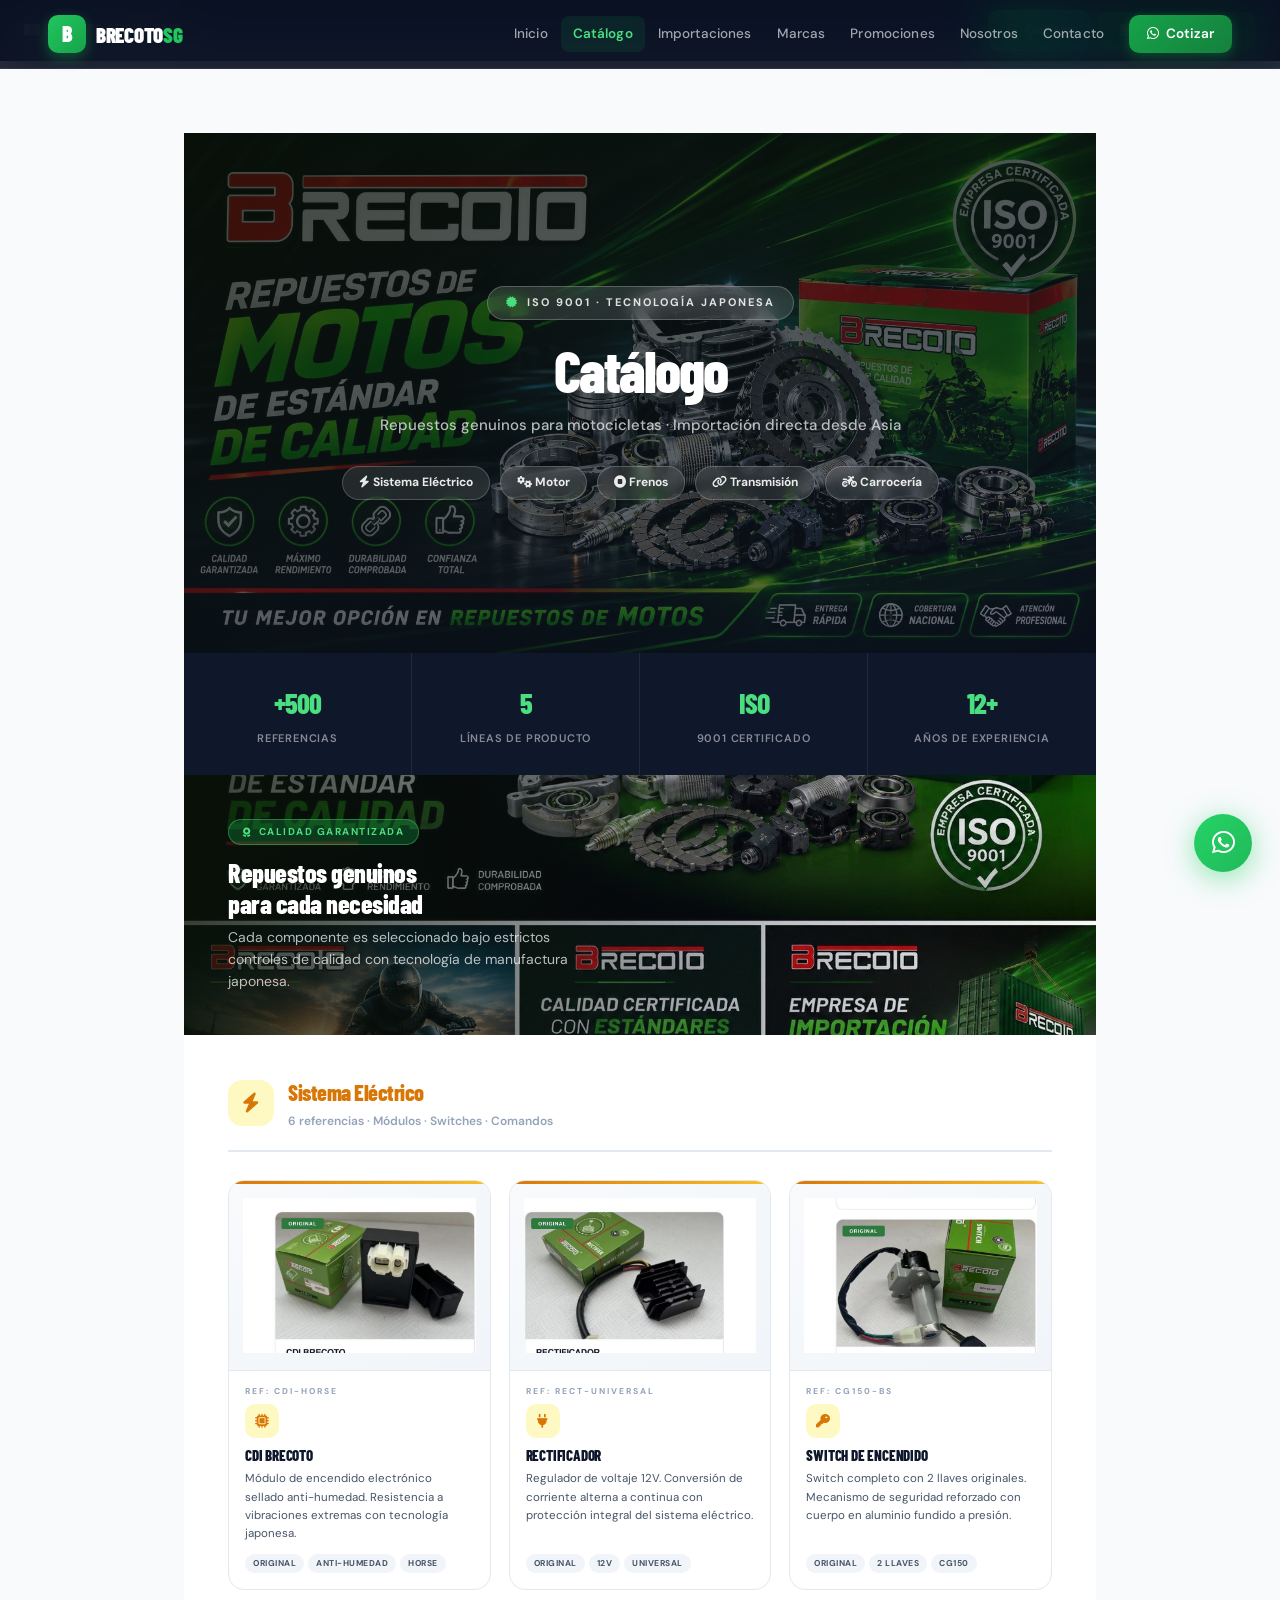
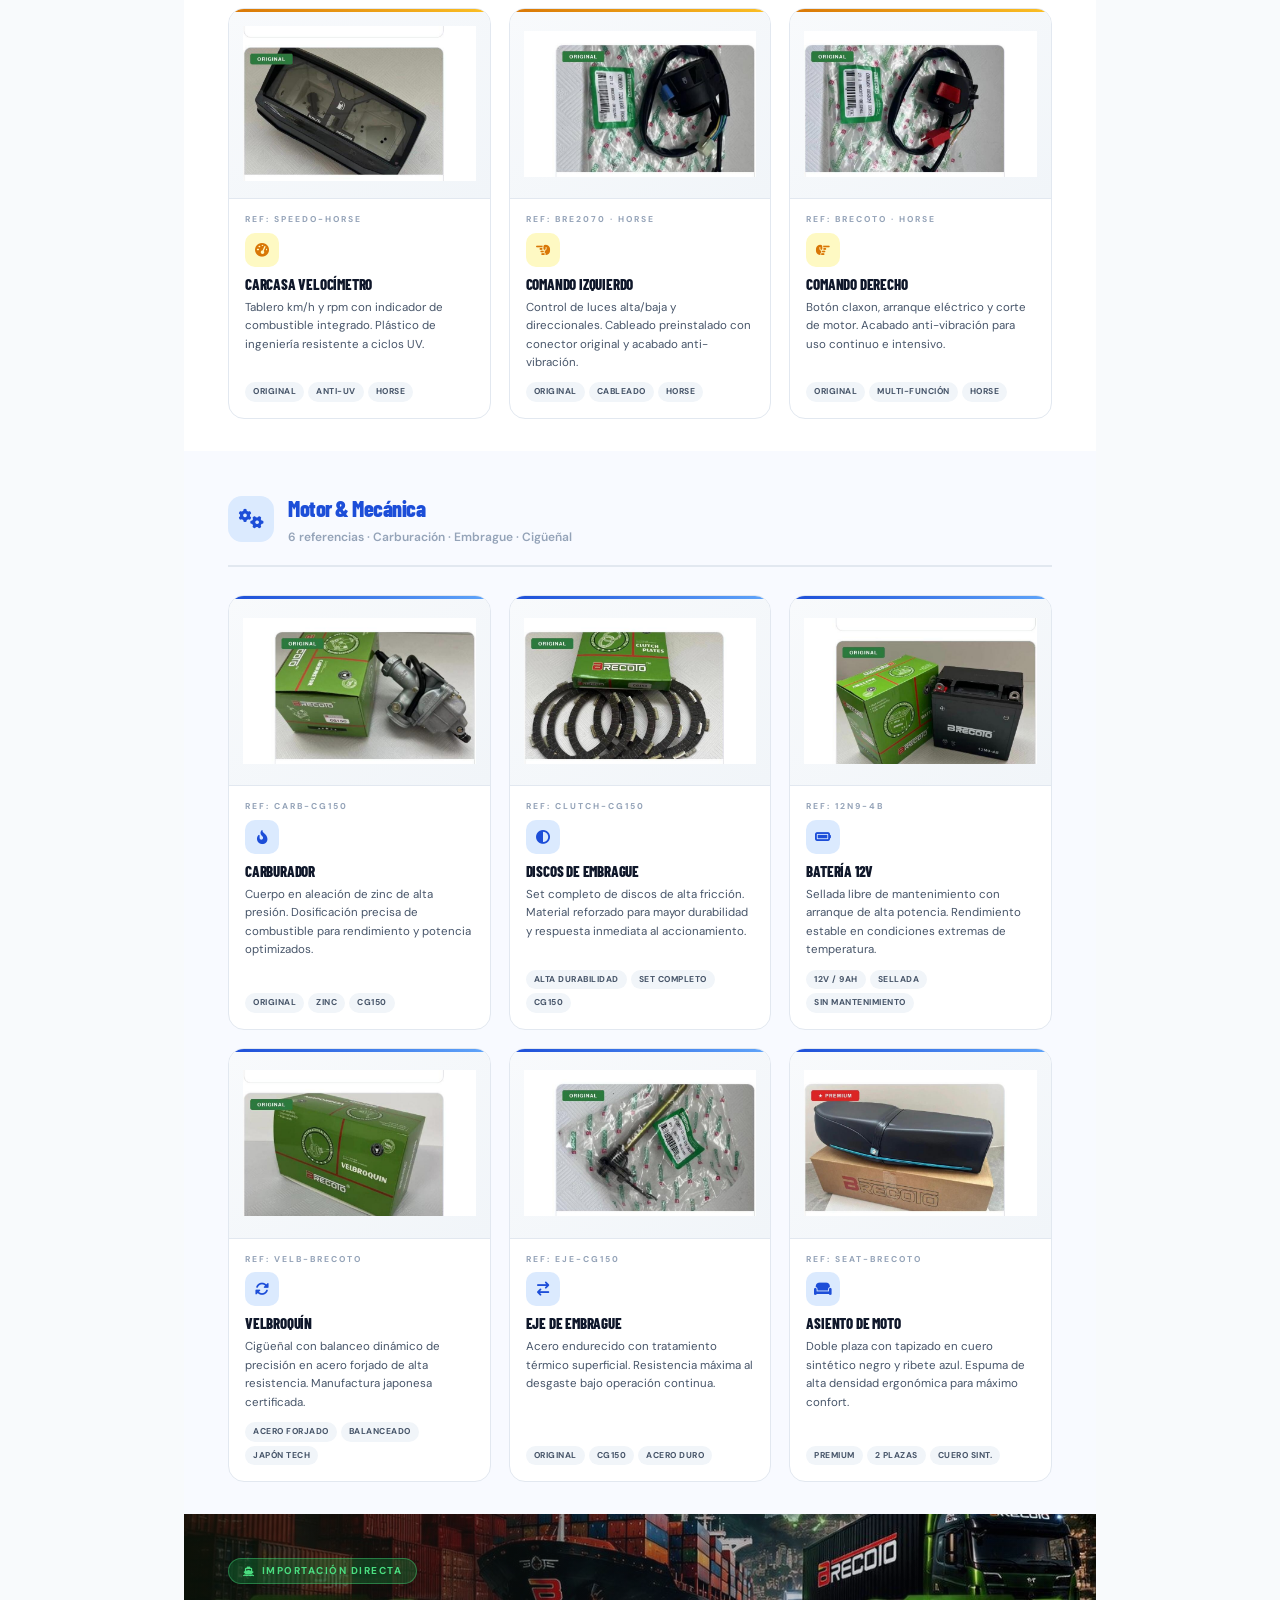
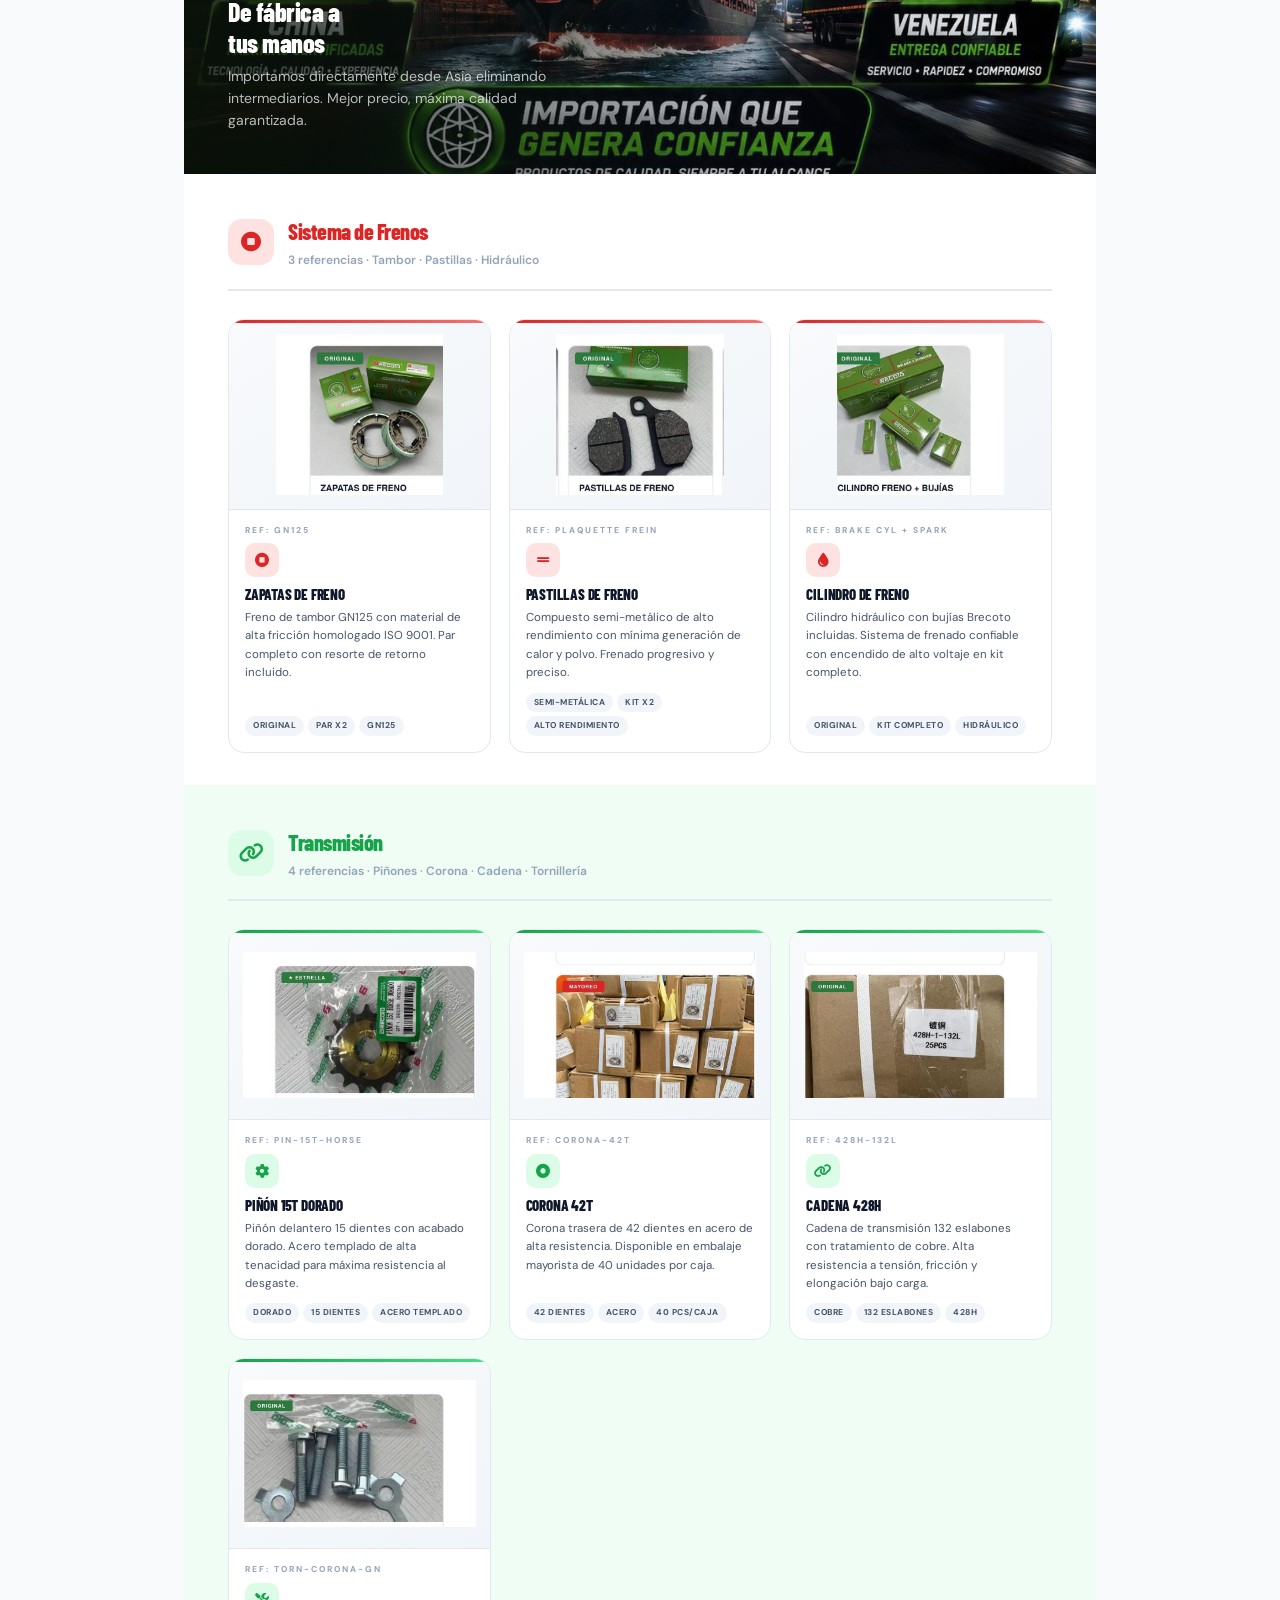
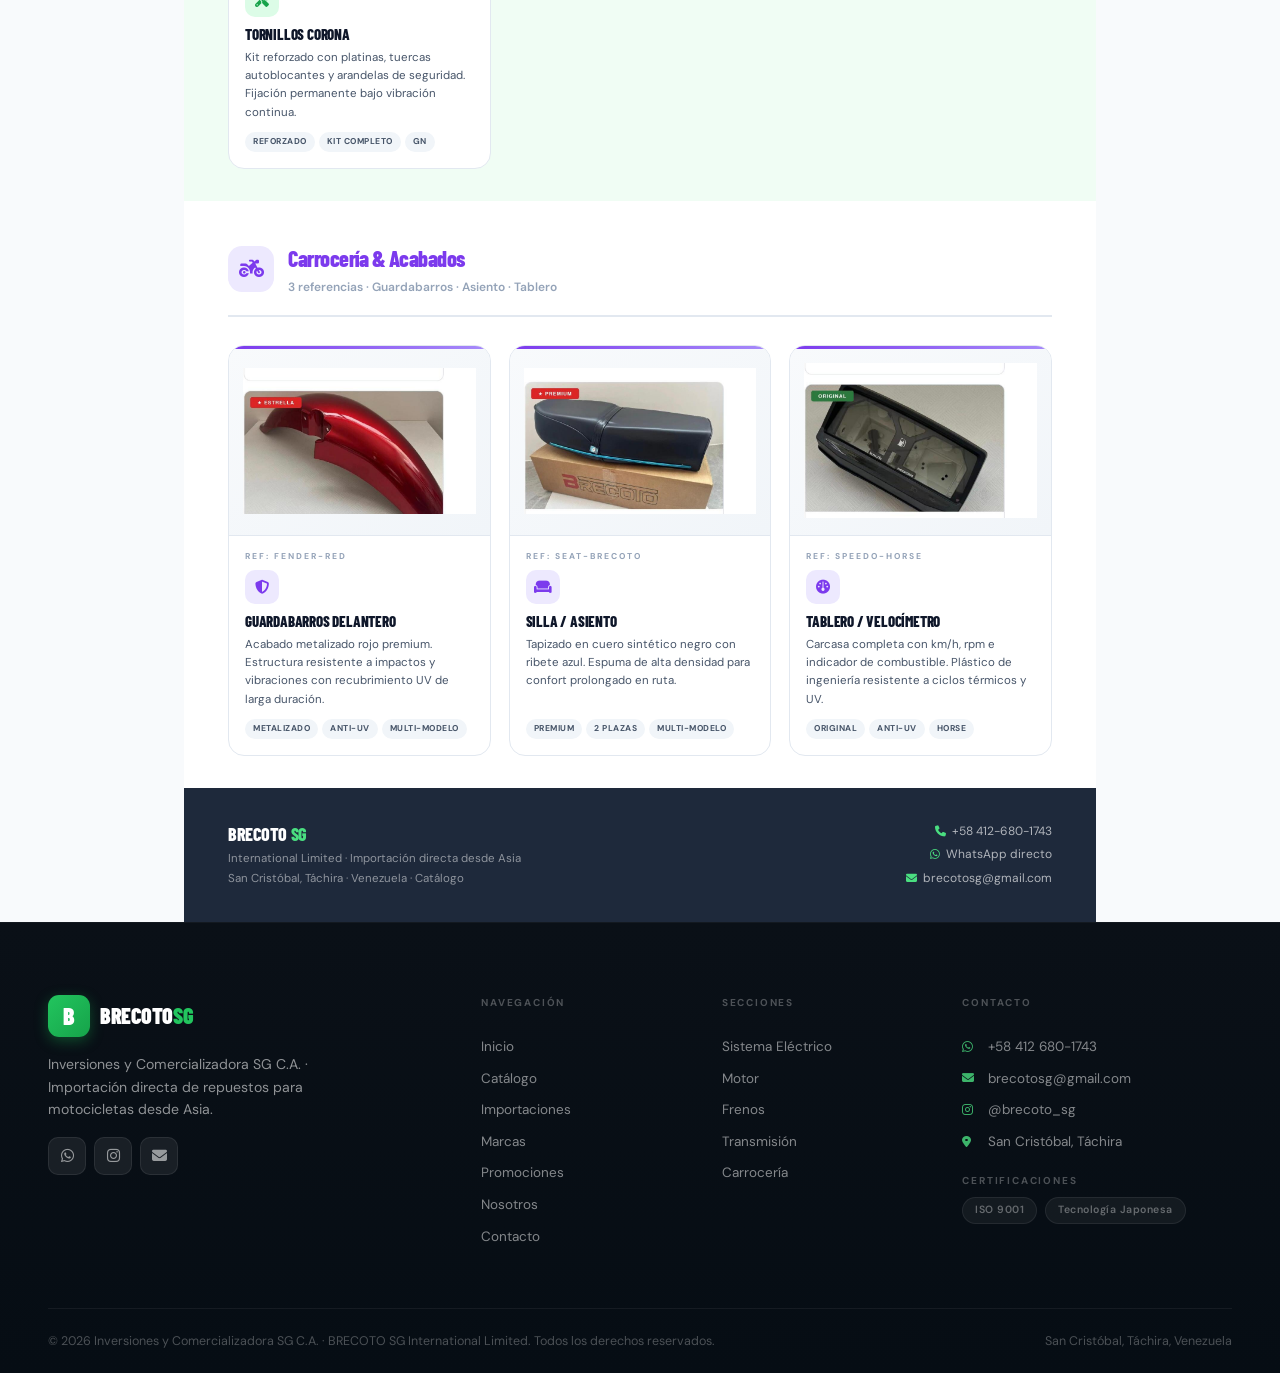
<file: catalogo.html>
<!DOCTYPE html>
<html lang="es">
<head>
<meta charset="UTF-8">
<meta name="viewport" content="width=device-width,initial-scale=1">
<title>Catálogo · BRECOTO SG International Limited</title>
<link rel="preconnect" href="https://fonts.googleapis.com">
<link href="https://fonts.googleapis.com/css2?family=Barlow+Condensed:wght@600;700;800;900&family=DM+Sans:opsz,wght@9..40,400;9..40,500;9..40,600;9..40,700&display=swap" rel="stylesheet">
<link rel="stylesheet" href="https://cdnjs.cloudflare.com/ajax/libs/font-awesome/6.5.0/css/all.min.css">
<link rel="stylesheet" href="assets/style.css">
<style>
*{margin:0;padding:0;box-sizing:border-box;}
:root{
  --green:#16a34a;--green-d:#14532d;--green-l:#4ade80;
  --gold:#d97706;--gold-l:#fbbf24;
  --blue:#1d4ed8;--blue-l:#60a5fa;
  --red:#dc2626;--coral:#f87171;
  --purple:#7c3aed;--purple-l:#a78bfa;
  --ink:#0f172a;--ink2:#1e293b;--ink3:#475569;
  --gray:#94a3b8;--border:#e2e8f0;
  --bg:#f8fafc;--white:#fff;
}
body{font-family:'DM Sans',sans-serif;background:var(--bg);color:var(--ink);}

/* ── TOOLBAR DE CATÁLOGO (oculta al imprimir) ── */
.cat-toolbar{
  background:var(--ink2);padding:10px 24px;
  display:flex;align-items:center;justify-content:space-between;gap:16px;
  flex-wrap:wrap;
}
.cat-toolbar-title{font-family:'Barlow Condensed',sans-serif;font-weight:700;font-size:14px;color:rgba(255,255,255,.75);letter-spacing:.05em;text-transform:uppercase;}
.cat-toolbar-actions{display:flex;gap:8px;align-items:center;flex-wrap:wrap;}
.btn-pdf{
  display:inline-flex;align-items:center;gap:8px;
  background:linear-gradient(135deg,var(--green),#15803d);
  color:#fff;border:none;border-radius:10px;padding:10px 22px;
  font-family:'DM Sans',sans-serif;font-size:13px;font-weight:700;
  cursor:pointer;transition:all .2s;box-shadow:0 4px 12px rgba(22,163,74,.4);
}
.btn-pdf:hover{transform:translateY(-1px);box-shadow:0 6px 18px rgba(22,163,74,.5);}
.btn-wa{
  display:inline-flex;align-items:center;gap:8px;
  background:linear-gradient(135deg,#25d366,#128c7e);
  color:#fff;border:none;border-radius:10px;padding:10px 18px;
  font-family:'DM Sans',sans-serif;font-size:13px;font-weight:700;
  cursor:pointer;text-decoration:none;transition:all .2s;
}
.btn-wa:hover{transform:translateY(-1px);}
.btn-back{
  display:inline-flex;align-items:center;gap:6px;
  color:rgba(255,255,255,.6);font-size:12px;font-weight:600;
  text-decoration:none;transition:color .2s;
}
.btn-back:hover{color:#fff;}

/* ── CATALOG PAGES ── */
.catalog{padding-top:72px;}

/* PAGE */
.page{
  max-width:960px;margin:0 auto 0;padding:0 24px;
}
.page-inner{background:var(--white);border-radius:0;overflow:hidden;}

/* ── COVER ── */
.cover{
  position:relative;height:520px;display:flex;flex-direction:column;
  align-items:center;justify-content:center;text-align:center;overflow:hidden;
}
.cover-img{position:absolute;inset:0;width:100%;height:100%;object-fit:cover;}
.cover-overlay{
  position:absolute;inset:0;
  background:linear-gradient(160deg,rgba(10,20,10,.78) 0%,rgba(15,23,42,.62) 100%);
}
.cover-badge{
  position:relative;z-index:2;
  display:inline-flex;align-items:center;gap:8px;
  background:rgba(255,255,255,.12);border:1px solid rgba(255,255,255,.22);
  backdrop-filter:blur(8px);border-radius:999px;
  padding:7px 18px;font-size:11px;font-weight:700;color:rgba(255,255,255,.85);
  letter-spacing:2px;text-transform:uppercase;margin-bottom:20px;
}
.cover-badge i{color:var(--green-l);}
.cover h1{
  position:relative;z-index:2;
  font-family:'Barlow Condensed',sans-serif;font-size:clamp(36px,6vw,58px);font-weight:800;
  color:#fff;letter-spacing:-2px;line-height:1.05;margin-bottom:12px;
}
.cover h1 em{color:var(--green-l);font-style:normal;}
.cover-sub{
  position:relative;z-index:2;
  font-size:15px;color:rgba(255,255,255,.7);font-weight:500;margin-bottom:28px;
}
.cover-pills{position:relative;z-index:2;display:flex;gap:10px;flex-wrap:wrap;justify-content:center;}
.cover-pill{
  background:rgba(255,255,255,.1);border:1px solid rgba(255,255,255,.2);
  backdrop-filter:blur(6px);border-radius:999px;
  padding:6px 16px;font-size:12px;font-weight:700;color:rgba(255,255,255,.9);
}
.cover-year{
  position:absolute;bottom:20px;right:28px;z-index:2;
  font-family:'Barlow Condensed',sans-serif;font-size:80px;font-weight:800;
  color:rgba(255,255,255,.06);line-height:1;letter-spacing:-4px;
}

/* ── SECTION HEADER ── */
.cat-sec{padding:40px 44px 32px;}
.cat-sec-head{
  display:flex;align-items:center;gap:14px;margin-bottom:28px;
  padding-bottom:18px;border-bottom:2px solid var(--border);
}
.cat-sec-icon{
  width:46px;height:46px;border-radius:14px;
  display:flex;align-items:center;justify-content:center;font-size:20px;flex-shrink:0;
}
.cat-sec-title{font-family:'Barlow Condensed',sans-serif;font-size:22px;font-weight:800;letter-spacing:-.5px;}
.cat-sec-count{font-size:12px;font-weight:600;color:var(--gray);margin-top:2px;}

/* ── PRODUCT GRID ── */
.prod-grid{display:grid;grid-template-columns:repeat(3,1fr);gap:18px;}

.prod-card{
  border:1.5px solid var(--border);border-radius:16px;overflow:hidden;
  background:var(--white);display:flex;flex-direction:column;
  position:relative;transition:box-shadow .25s ease,transform .25s ease,border-color .25s ease;
}
.prod-card:hover{
  box-shadow:0 12px 36px rgba(15,23,42,.11);
  transform:translateY(-3px);border-color:#cbd5e1;
}
.prod-card::before{
  content:'';position:absolute;top:0;left:0;right:0;height:3px;
  border-radius:16px 16px 0 0;z-index:2;
}

/* ── IMAGE AREA — contain completo, sin recorte ── */
.prod-img{
  width:100%;height:190px;
  object-fit:contain;object-position:center;
  display:block;flex-shrink:0;
  background:linear-gradient(145deg,#f8fafc 0%,#f1f5f9 100%);
  border-bottom:1.5px solid var(--border);
  padding:14px;
}

/* ── CARD BODY ── */
.prod-body{padding:14px 16px 16px;display:flex;flex-direction:column;flex:1;}
.prod-ref{font-size:8.5px;font-weight:700;letter-spacing:2px;text-transform:uppercase;color:var(--gray);margin-bottom:6px;}
.prod-icon-sm{width:34px;height:34px;border-radius:10px;display:flex;align-items:center;justify-content:center;font-size:14px;margin-bottom:8px;flex-shrink:0;}
.prod-name{font-family:'Barlow Condensed',sans-serif;font-size:15px;font-weight:800;color:var(--ink);margin-bottom:6px;line-height:1.2;letter-spacing:-.2px;}
.prod-desc{font-size:11.5px;color:var(--ink3);line-height:1.6;margin-bottom:10px;flex:1;}
.prod-tags{display:flex;gap:4px;flex-wrap:wrap;margin-top:auto;}
.prod-tag{font-size:8.5px;font-weight:700;letter-spacing:.5px;text-transform:uppercase;padding:3px 8px;border-radius:999px;background:#f1f5f9;color:var(--ink3);}

/* ── DIVIDER ── */
.page-div{height:32px;background:var(--bg);}

/* ── PHOTO BANNER ── */
.photo-strip{position:relative;height:260px;overflow:hidden;}
.photo-strip img{width:100%;height:100%;object-fit:cover;}
.photo-strip-overlay{
  position:absolute;inset:0;
  background:linear-gradient(90deg,rgba(10,20,10,.82) 0%,rgba(15,23,42,.3) 60%,transparent 100%);
  display:flex;align-items:center;padding:0 44px;
}
.photo-strip-txt h3{
  font-family:'Barlow Condensed',sans-serif;font-size:26px;font-weight:800;color:#fff;
  letter-spacing:-.5px;margin-bottom:8px;
}
.photo-strip-txt p{font-size:14px;color:rgba(255,255,255,.72);max-width:340px;line-height:1.55;}
.photo-strip-badge{
  display:inline-flex;align-items:center;gap:6px;margin-bottom:12px;
  background:rgba(22,163,74,.3);border:1px solid rgba(74,222,128,.4);
  border-radius:999px;padding:4px 14px;font-size:10px;font-weight:700;
  color:var(--green-l);letter-spacing:1.5px;text-transform:uppercase;
}

/* ── STATS ROW ── */
.stats-row{
  display:grid;grid-template-columns:repeat(4,1fr);gap:0;
  background:var(--ink);
}
.stat-cell{
  padding:28px 20px;text-align:center;border-right:1px solid rgba(255,255,255,.08);
}
.stat-cell:last-child{border-right:none;}
.stat-num{font-family:'Barlow Condensed',sans-serif;font-size:28px;font-weight:800;color:var(--green-l);letter-spacing:-1px;}
.stat-lbl{font-size:11px;font-weight:600;color:rgba(255,255,255,.5);text-transform:uppercase;letter-spacing:.8px;margin-top:4px;}

/* ── FOOTER PAGE ── */
.cat-footer{
  background:var(--ink2);padding:32px 44px;
  display:flex;align-items:center;justify-content:space-between;gap:20px;flex-wrap:wrap;
}
.cat-footer-brand{font-family:'Barlow Condensed',sans-serif;font-size:18px;font-weight:800;color:#fff;letter-spacing:-.3px;}
.cat-footer-brand span{color:var(--green-l);}
.cat-footer-info{font-size:11.5px;color:rgba(255,255,255,.5);line-height:1.8;}
.cat-footer-contacts{display:flex;flex-direction:column;gap:4px;text-align:right;}
.cat-footer-contacts a{font-size:12px;color:rgba(255,255,255,.65);text-decoration:none;display:flex;align-items:center;gap:6px;justify-content:flex-end;}
.cat-footer-contacts a i{color:var(--green-l);font-size:11px;}

/* ── COLOR THEMES per section ── */
.sec-electrico .cat-sec-icon{background:#fef9c3;color:var(--gold);}
.sec-electrico .cat-sec-title{color:var(--gold);}
.sec-electrico .prod-card::before{background:linear-gradient(90deg,var(--gold),var(--gold-l));}
.sec-electrico .prod-icon-sm{background:#fef9c3;color:var(--gold);}

.sec-motor .cat-sec-icon{background:#dbeafe;color:var(--blue);}
.sec-motor .cat-sec-title{color:var(--blue);}
.sec-motor .prod-card::before{background:linear-gradient(90deg,var(--blue),var(--blue-l));}
.sec-motor .prod-icon-sm{background:#dbeafe;color:var(--blue);}

.sec-frenos .cat-sec-icon{background:#fee2e2;color:var(--red);}
.sec-frenos .cat-sec-title{color:var(--red);}
.sec-frenos .prod-card::before{background:linear-gradient(90deg,var(--red),var(--coral));}
.sec-frenos .prod-icon-sm{background:#fee2e2;color:var(--red);}

.sec-transmision .cat-sec-icon{background:#dcfce7;color:var(--green);}
.sec-transmision .cat-sec-title{color:var(--green);}
.sec-transmision .prod-card::before{background:linear-gradient(90deg,var(--green),var(--green-l));}
.sec-transmision .prod-icon-sm{background:#dcfce7;color:var(--green);}

.sec-carroceria .cat-sec-icon{background:#ede9fe;color:var(--purple);}
.sec-carroceria .cat-sec-title{color:var(--purple);}
.sec-carroceria .prod-card::before{background:linear-gradient(90deg,var(--purple),var(--purple-l));}
.sec-carroceria .prod-icon-sm{background:#ede9fe;color:var(--purple);}

/* ══════════ PRINT STYLES ══════════ */
@media print{
  #nav{display:none!important;}
  .cat-toolbar{display:none!important;}
  .catalog{padding-top:0;}
  body{background:#fff;}
  .page{max-width:100%;padding:0;}
  .page-inner{border-radius:0;}
  .page-div{display:none;}
  .cat-sec{padding:28px 36px 22px;}
  .prod-grid{grid-template-columns:repeat(3,1fr);gap:12px;}
  .prod-img{height:140px;padding:10px;-webkit-print-color-adjust:exact;print-color-adjust:exact;}
  .prod-card:hover{transform:none;box-shadow:none;}
  .cover{height:420px;}
  .stats-row{break-inside:avoid;}
  .cat-sec{break-inside:avoid;}
  .photo-strip{height:200px;break-inside:avoid;}
  @page{margin:0;size:A4;}
}

@media(max-width:700px){
  .prod-grid{grid-template-columns:1fr 1fr;}
  .prod-img{height:160px;padding:10px;}
  .stats-row{grid-template-columns:1fr 1fr;}
  .cat-sec{padding:28px 24px 20px;}
  .photo-strip-overlay{padding:0 24px;}
  .cat-footer{flex-direction:column;text-align:center;}
  .cat-footer-contacts{text-align:center;}
  .cat-footer-contacts a{justify-content:center;}
}
@media(max-width:500px){
  .cat-toolbar{flex-wrap:wrap;gap:8px;padding:8px 14px;}
  .cat-toolbar-actions{gap:6px;flex-wrap:wrap;}
  .btn-pdf,.btn-wa{padding:8px 14px;font-size:12px;}
  .cover{height:280px;}
  .cover h1{font-size:clamp(28px,8vw,42px);letter-spacing:-1px;}
  .cover-sub{font-size:13px;}
  .cover-pills{gap:6px;}
  .cover-pill{font-size:10px;padding:4px 10px;}
  .stats-row{grid-template-columns:1fr 1fr;}
  .stat-cell{padding:18px 12px;}
  .stat-num{font-size:20px;}
  .prod-grid{grid-template-columns:1fr 1fr;}
  .prod-img{height:140px;padding:8px;}
  .prod-name{font-size:13px;}
  .prod-desc{font-size:11px;}
  .cat-sec{padding:22px 16px 18px;}
  .cat-sec-title{font-size:18px;}
  .photo-strip{height:180px;}
  .photo-strip-txt h3{font-size:18px;}
  .photo-strip-overlay{padding:0 16px;}
  .cat-footer{padding:24px 20px;}
  .catalog{padding-top:100px;}
}
@media(max-width:360px){
  .prod-grid{grid-template-columns:1fr;}
  .prod-img{height:180px;}
}
</style>
</head>
<body>

<!-- ── NAVBAR ── -->
<nav id="nav">
  <div class="nav-wrap">
    <a href="index.html" class="brand">
      <div class="brand-ico">B</div>
      <span class="brand-txt">BRECOTO<em>SG</em></span>
    </a>
    <div class="nav-links">
      <a href="index.html" class="nl" data-page="index">Inicio</a>
      <a href="catalogo.html" class="nl" data-page="catalogo">Catálogo</a>
      <a href="importaciones.html" class="nl" data-page="importaciones">Importaciones</a>
      <a href="marcas.html" class="nl" data-page="marcas">Marcas</a>
      <a href="promociones.html" class="nl" data-page="promociones">Promociones</a>
      <a href="nosotros.html" class="nl" data-page="nosotros">Nosotros</a>
      <a href="contacto.html" class="nl" data-page="contacto">Contacto</a>
      <a href="https://wa.me/584126801743" target="_blank" rel="noopener" class="nav-cta"><i class="fab fa-whatsapp"></i> Cotizar</a>
    </div>
    <button class="burger" id="burger" onclick="toggleMenu()" aria-label="Menú"><span></span><span></span><span></span></button>
  </div>
  <div class="mob-menu" id="mob-menu">
    <a href="index.html" class="nl" data-page="index">Inicio</a>
    <a href="catalogo.html" class="nl" data-page="catalogo">Catálogo</a>
    <a href="importaciones.html" class="nl" data-page="importaciones">Importaciones</a>
    <a href="marcas.html" class="nl" data-page="marcas">Marcas</a>
    <a href="promociones.html" class="nl" data-page="promociones">Promociones</a>
    <a href="nosotros.html" class="nl" data-page="nosotros">Nosotros</a>
    <a href="contacto.html" class="nl" data-page="contacto">Contacto</a>
    <a href="https://wa.me/584126801743" target="_blank" rel="noopener" class="nav-cta"><i class="fab fa-whatsapp"></i> Cotizar ahora</a>
  </div>
</nav>

<!-- ── TOOLBAR DE CATÁLOGO ── -->
<div class="cat-toolbar">
  <span class="cat-toolbar-title"><i class="fas fa-book-open"></i> Catálogo Oficial 2026</span>
  <div class="cat-toolbar-actions">
    <a href="https://wa.me/584126801743?text=Hola%20BRECOTO%2C%20solicito%20el%20Cat%C3%A1logo%202026%20con%20precios%20mayoristas%20y%20disponibilidad%20de%20stock." target="_blank" rel="noopener" class="btn-wa"><i class="fab fa-whatsapp"></i> Cotizar</a>
    <button class="btn-pdf" onclick="window.print()"><i class="fas fa-file-pdf"></i> Descargar PDF</button>
  </div>
</div>

<div class="catalog">
<div class="page">
<div class="page-inner">

  <!-- ══ PORTADA ══ -->
  <div class="cover">
    <img src="images/banner.jpg" alt="BRECOTO banner" class="cover-img">
    <div class="cover-overlay"></div>
    <div class="cover-badge"><i class="fas fa-certificate"></i> ISO 9001 · Tecnología Japonesa</div>
    <h1>Catálogo</h1>
    <p class="cover-sub">Repuestos genuinos para motocicletas · Importación directa desde Asia</p>
    <div class="cover-pills">
      <span class="cover-pill"><i class="fas fa-bolt"></i> Sistema Eléctrico</span>
      <span class="cover-pill"><i class="fas fa-gears"></i> Motor</span>
      <span class="cover-pill"><i class="fas fa-circle-stop"></i> Frenos</span>
      <span class="cover-pill"><i class="fas fa-link"></i> Transmisión</span>
      <span class="cover-pill"><i class="fas fa-motorcycle"></i> Carrocería</span>
    </div>
  </div>

  <!-- ══ STATS ══ -->
  <div class="stats-row">
    <div class="stat-cell"><div class="stat-num">+500</div><div class="stat-lbl">Referencias</div></div>
    <div class="stat-cell"><div class="stat-num">5</div><div class="stat-lbl">Líneas de producto</div></div>
    <div class="stat-cell"><div class="stat-num">ISO</div><div class="stat-lbl">9001 Certificado</div></div>
    <div class="stat-cell"><div class="stat-num">12+</div><div class="stat-lbl">Años de experiencia</div></div>
  </div>

  <!-- ══ FOTO GALERÍA ══ -->
  <div class="photo-strip">
    <img src="images/galeria.jpg" alt="Galería de productos BRECOTO">
    <div class="photo-strip-overlay">
      <div class="photo-strip-txt">
        <div class="photo-strip-badge"><i class="fas fa-award"></i> Calidad Garantizada</div>
        <h3>Repuestos genuinos<br>para cada necesidad</h3>
        <p>Cada componente es seleccionado bajo estrictos controles de calidad con tecnología de manufactura japonesa.</p>
      </div>
    </div>
  </div>

  <!-- ══ ELÉCTRICO ══ -->
  <div class="cat-sec sec-electrico">
    <div class="cat-sec-head">
      <div class="cat-sec-icon"><i class="fas fa-bolt"></i></div>
      <div>
        <div class="cat-sec-title">Sistema Eléctrico</div>
        <div class="cat-sec-count">6 referencias · Módulos · Switches · Comandos</div>
      </div>
    </div>
    <div class="prod-grid">
      <div class="prod-card">
        <img class="prod-img" src="images/productos/cdi-brecoto.jpg" alt="CDI BRECOTO">
        <div class="prod-body">
          <div class="prod-ref">REF: CDI-HORSE</div>
          <div class="prod-icon-sm"><i class="fas fa-microchip"></i></div>
          <div class="prod-name">CDI BRECOTO</div>
          <p class="prod-desc">Módulo de encendido electrónico sellado anti-humedad. Resistencia a vibraciones extremas con tecnología japonesa.</p>
          <div class="prod-tags"><span class="prod-tag">Original</span><span class="prod-tag">Anti-Humedad</span><span class="prod-tag">Horse</span></div>
        </div>
      </div>
      <div class="prod-card">
        <img class="prod-img" src="images/productos/rectificador.jpg" alt="Rectificador">
        <div class="prod-body">
          <div class="prod-ref">REF: RECT-UNIVERSAL</div>
          <div class="prod-icon-sm"><i class="fas fa-plug"></i></div>
          <div class="prod-name">RECTIFICADOR</div>
          <p class="prod-desc">Regulador de voltaje 12V. Conversión de corriente alterna a continua con protección integral del sistema eléctrico.</p>
          <div class="prod-tags"><span class="prod-tag">Original</span><span class="prod-tag">12V</span><span class="prod-tag">Universal</span></div>
        </div>
      </div>
      <div class="prod-card">
        <img class="prod-img" src="images/productos/switch-encendido.jpg" alt="Switch de Encendido">
        <div class="prod-body">
          <div class="prod-ref">REF: CG150-BS</div>
          <div class="prod-icon-sm"><i class="fas fa-key"></i></div>
          <div class="prod-name">SWITCH DE ENCENDIDO</div>
          <p class="prod-desc">Switch completo con 2 llaves originales. Mecanismo de seguridad reforzado con cuerpo en aluminio fundido a presión.</p>
          <div class="prod-tags"><span class="prod-tag">Original</span><span class="prod-tag">2 Llaves</span><span class="prod-tag">CG150</span></div>
        </div>
      </div>
      <div class="prod-card">
        <img class="prod-img" src="images/productos/carcasa-velocimetro.jpg" alt="Carcasa Velocímetro">
        <div class="prod-body">
          <div class="prod-ref">REF: SPEEDO-HORSE</div>
          <div class="prod-icon-sm"><i class="fas fa-gauge-high"></i></div>
          <div class="prod-name">CARCASA VELOCÍMETRO</div>
          <p class="prod-desc">Tablero km/h y rpm con indicador de combustible integrado. Plástico de ingeniería resistente a ciclos UV.</p>
          <div class="prod-tags"><span class="prod-tag">Original</span><span class="prod-tag">Anti-UV</span><span class="prod-tag">Horse</span></div>
        </div>
      </div>
      <div class="prod-card">
        <img class="prod-img" src="images/productos/comando-izquierdo.jpg" alt="Comando Izquierdo">
        <div class="prod-body">
          <div class="prod-ref">REF: BRE2070 · HORSE</div>
          <div class="prod-icon-sm"><i class="fas fa-hand-point-left"></i></div>
          <div class="prod-name">COMANDO IZQUIERDO</div>
          <p class="prod-desc">Control de luces alta/baja y direccionales. Cableado preinstalado con conector original y acabado anti-vibración.</p>
          <div class="prod-tags"><span class="prod-tag">Original</span><span class="prod-tag">Cableado</span><span class="prod-tag">Horse</span></div>
        </div>
      </div>
      <div class="prod-card">
        <img class="prod-img" src="images/productos/comando-derecho.jpg" alt="Comando Derecho">
        <div class="prod-body">
          <div class="prod-ref">REF: BRECOTO · HORSE</div>
          <div class="prod-icon-sm"><i class="fas fa-hand-point-right"></i></div>
          <div class="prod-name">COMANDO DERECHO</div>
          <p class="prod-desc">Botón claxon, arranque eléctrico y corte de motor. Acabado anti-vibración para uso continuo e intensivo.</p>
          <div class="prod-tags"><span class="prod-tag">Original</span><span class="prod-tag">Multi-función</span><span class="prod-tag">Horse</span></div>
        </div>
      </div>
    </div>
  </div>

  <!-- ══ MOTOR ══ -->
  <div class="cat-sec sec-motor" style="background:#f8faff;">
    <div class="cat-sec-head">
      <div class="cat-sec-icon"><i class="fas fa-gears"></i></div>
      <div>
        <div class="cat-sec-title">Motor & Mecánica</div>
        <div class="cat-sec-count">6 referencias · Carburación · Embrague · Cigüeñal</div>
      </div>
    </div>
    <div class="prod-grid">
      <div class="prod-card">
        <img class="prod-img" src="images/productos/carburador.jpg" alt="Carburador">
        <div class="prod-body">
          <div class="prod-ref">REF: CARB-CG150</div>
          <div class="prod-icon-sm"><i class="fas fa-fire-flame-curved"></i></div>
          <div class="prod-name">CARBURADOR</div>
          <p class="prod-desc">Cuerpo en aleación de zinc de alta presión. Dosificación precisa de combustible para rendimiento y potencia optimizados.</p>
          <div class="prod-tags"><span class="prod-tag">Original</span><span class="prod-tag">Zinc</span><span class="prod-tag">CG150</span></div>
        </div>
      </div>
      <div class="prod-card">
        <img class="prod-img" src="images/productos/discos-embrague.jpg" alt="Discos de Embrague">
        <div class="prod-body">
          <div class="prod-ref">REF: CLUTCH-CG150</div>
          <div class="prod-icon-sm"><i class="fas fa-circle-half-stroke"></i></div>
          <div class="prod-name">DISCOS DE EMBRAGUE</div>
          <p class="prod-desc">Set completo de discos de alta fricción. Material reforzado para mayor durabilidad y respuesta inmediata al accionamiento.</p>
          <div class="prod-tags"><span class="prod-tag">Alta Durabilidad</span><span class="prod-tag">Set Completo</span><span class="prod-tag">CG150</span></div>
        </div>
      </div>
      <div class="prod-card">
        <img class="prod-img" src="images/productos/bateria-12v.jpg" alt="Batería 12V">
        <div class="prod-body">
          <div class="prod-ref">REF: 12N9-4B</div>
          <div class="prod-icon-sm"><i class="fas fa-battery-full"></i></div>
          <div class="prod-name">BATERÍA 12V</div>
          <p class="prod-desc">Sellada libre de mantenimiento con arranque de alta potencia. Rendimiento estable en condiciones extremas de temperatura.</p>
          <div class="prod-tags"><span class="prod-tag">12V / 9Ah</span><span class="prod-tag">Sellada</span><span class="prod-tag">Sin Mantenimiento</span></div>
        </div>
      </div>
      <div class="prod-card">
        <img class="prod-img" src="images/productos/velbroquin.jpg" alt="Velbroquín">
        <div class="prod-body">
          <div class="prod-ref">REF: VELB-BRECOTO</div>
          <div class="prod-icon-sm"><i class="fas fa-rotate"></i></div>
          <div class="prod-name">VELBROQUÍN</div>
          <p class="prod-desc">Cigüeñal con balanceo dinámico de precisión en acero forjado de alta resistencia. Manufactura japonesa certificada.</p>
          <div class="prod-tags"><span class="prod-tag">Acero Forjado</span><span class="prod-tag">Balanceado</span><span class="prod-tag">Japón Tech</span></div>
        </div>
      </div>
      <div class="prod-card">
        <img class="prod-img" src="images/productos/eje-embrague.jpg" alt="Eje de Embrague">
        <div class="prod-body">
          <div class="prod-ref">REF: EJE-CG150</div>
          <div class="prod-icon-sm"><i class="fas fa-arrow-right-arrow-left"></i></div>
          <div class="prod-name">EJE DE EMBRAGUE</div>
          <p class="prod-desc">Acero endurecido con tratamiento térmico superficial. Resistencia máxima al desgaste bajo operación continua.</p>
          <div class="prod-tags"><span class="prod-tag">Original</span><span class="prod-tag">CG150</span><span class="prod-tag">Acero Duro</span></div>
        </div>
      </div>
      <div class="prod-card">
        <img class="prod-img" src="images/productos/asiento-moto.jpg" alt="Asiento de Moto">
        <div class="prod-body">
          <div class="prod-ref">REF: SEAT-BRECOTO</div>
          <div class="prod-icon-sm"><i class="fas fa-couch"></i></div>
          <div class="prod-name">ASIENTO DE MOTO</div>
          <p class="prod-desc">Doble plaza con tapizado en cuero sintético negro y ribete azul. Espuma de alta densidad ergonómica para máximo confort.</p>
          <div class="prod-tags"><span class="prod-tag">Premium</span><span class="prod-tag">2 Plazas</span><span class="prod-tag">Cuero Sint.</span></div>
        </div>
      </div>
    </div>
  </div>

  <!-- ══ FOTO IMPORTACIÓN ══ -->
  <div class="photo-strip">
    <img src="images/importacion.jpg" alt="Importación BRECOTO">
    <div class="photo-strip-overlay">
      <div class="photo-strip-txt">
        <div class="photo-strip-badge"><i class="fas fa-ship"></i> Importación Directa</div>
        <h3>De fábrica a<br>tus manos</h3>
        <p>Importamos directamente desde Asia eliminando intermediarios. Mejor precio, máxima calidad garantizada.</p>
      </div>
    </div>
  </div>

  <!-- ══ FRENOS ══ -->
  <div class="cat-sec sec-frenos">
    <div class="cat-sec-head">
      <div class="cat-sec-icon"><i class="fas fa-circle-stop"></i></div>
      <div>
        <div class="cat-sec-title">Sistema de Frenos</div>
        <div class="cat-sec-count">3 referencias · Tambor · Pastillas · Hidráulico</div>
      </div>
    </div>
    <div class="prod-grid">
      <div class="prod-card">
        <img class="prod-img" src="images/productos/zapatas-freno.jpg" alt="Zapatas de Freno">
        <div class="prod-body">
          <div class="prod-ref">REF: GN125</div>
          <div class="prod-icon-sm"><i class="fas fa-circle-stop"></i></div>
          <div class="prod-name">ZAPATAS DE FRENO</div>
          <p class="prod-desc">Freno de tambor GN125 con material de alta fricción homologado ISO 9001. Par completo con resorte de retorno incluido.</p>
          <div class="prod-tags"><span class="prod-tag">Original</span><span class="prod-tag">Par x2</span><span class="prod-tag">GN125</span></div>
        </div>
      </div>
      <div class="prod-card">
        <img class="prod-img" src="images/productos/pastillas-freno.jpg" alt="Pastillas de Freno">
        <div class="prod-body">
          <div class="prod-ref">REF: PLAQUETTE FREIN</div>
          <div class="prod-icon-sm"><i class="fas fa-grip-lines"></i></div>
          <div class="prod-name">PASTILLAS DE FRENO</div>
          <p class="prod-desc">Compuesto semi-metálico de alto rendimiento con mínima generación de calor y polvo. Frenado progresivo y preciso.</p>
          <div class="prod-tags"><span class="prod-tag">Semi-Metálica</span><span class="prod-tag">Kit x2</span><span class="prod-tag">Alto Rendimiento</span></div>
        </div>
      </div>
      <div class="prod-card">
        <img class="prod-img" src="images/productos/cilindro-freno.jpg" alt="Cilindro de Freno">
        <div class="prod-body">
          <div class="prod-ref">REF: BRAKE CYL + SPARK</div>
          <div class="prod-icon-sm"><i class="fas fa-droplet"></i></div>
          <div class="prod-name">CILINDRO DE FRENO</div>
          <p class="prod-desc">Cilindro hidráulico con bujías Brecoto incluidas. Sistema de frenado confiable con encendido de alto voltaje en kit completo.</p>
          <div class="prod-tags"><span class="prod-tag">Original</span><span class="prod-tag">Kit Completo</span><span class="prod-tag">Hidráulico</span></div>
        </div>
      </div>
    </div>
  </div>

  <!-- ══ TRANSMISIÓN ══ -->
  <div class="cat-sec sec-transmision" style="background:#f0fdf4;">
    <div class="cat-sec-head">
      <div class="cat-sec-icon"><i class="fas fa-link"></i></div>
      <div>
        <div class="cat-sec-title">Transmisión</div>
        <div class="cat-sec-count">4 referencias · Piñones · Corona · Cadena · Tornillería</div>
      </div>
    </div>
    <div class="prod-grid">
      <div class="prod-card">
        <img class="prod-img" src="images/productos/pinon-15t.jpg" alt="Piñón 15T Dorado">
        <div class="prod-body">
          <div class="prod-ref">REF: PIN-15T-HORSE</div>
          <div class="prod-icon-sm"><i class="fas fa-gear"></i></div>
          <div class="prod-name">PIÑÓN 15T DORADO</div>
          <p class="prod-desc">Piñón delantero 15 dientes con acabado dorado. Acero templado de alta tenacidad para máxima resistencia al desgaste.</p>
          <div class="prod-tags"><span class="prod-tag">Dorado</span><span class="prod-tag">15 Dientes</span><span class="prod-tag">Acero Templado</span></div>
        </div>
      </div>
      <div class="prod-card">
        <img class="prod-img" src="images/productos/corona-42t.jpg" alt="Corona 42T">
        <div class="prod-body">
          <div class="prod-ref">REF: CORONA-42T</div>
          <div class="prod-icon-sm"><i class="fas fa-circle-dot"></i></div>
          <div class="prod-name">CORONA 42T</div>
          <p class="prod-desc">Corona trasera de 42 dientes en acero de alta resistencia. Disponible en embalaje mayorista de 40 unidades por caja.</p>
          <div class="prod-tags"><span class="prod-tag">42 Dientes</span><span class="prod-tag">Acero</span><span class="prod-tag">40 PCS/Caja</span></div>
        </div>
      </div>
      <div class="prod-card">
        <img class="prod-img" src="images/productos/cadena-428h.jpg" alt="Cadena 428H">
        <div class="prod-body">
          <div class="prod-ref">REF: 428H-132L</div>
          <div class="prod-icon-sm"><i class="fas fa-link"></i></div>
          <div class="prod-name">CADENA 428H</div>
          <p class="prod-desc">Cadena de transmisión 132 eslabones con tratamiento de cobre. Alta resistencia a tensión, fricción y elongación bajo carga.</p>
          <div class="prod-tags"><span class="prod-tag">Cobre</span><span class="prod-tag">132 Eslabones</span><span class="prod-tag">428H</span></div>
        </div>
      </div>
      <div class="prod-card">
        <img class="prod-img" src="images/productos/tornillos-corona.jpg" alt="Tornillos Corona">
        <div class="prod-body">
          <div class="prod-ref">REF: TORN-CORONA-GN</div>
          <div class="prod-icon-sm"><i class="fas fa-screwdriver-wrench"></i></div>
          <div class="prod-name">TORNILLOS CORONA</div>
          <p class="prod-desc">Kit reforzado con platinas, tuercas autoblocantes y arandelas de seguridad. Fijación permanente bajo vibración continua.</p>
          <div class="prod-tags"><span class="prod-tag">Reforzado</span><span class="prod-tag">Kit Completo</span><span class="prod-tag">GN</span></div>
        </div>
      </div>
    </div>
  </div>

  <!-- ══ CARROCERÍA ══ -->
  <div class="cat-sec sec-carroceria">
    <div class="cat-sec-head">
      <div class="cat-sec-icon"><i class="fas fa-motorcycle"></i></div>
      <div>
        <div class="cat-sec-title">Carrocería & Acabados</div>
        <div class="cat-sec-count">3 referencias · Guardabarros · Asiento · Tablero</div>
      </div>
    </div>
    <div class="prod-grid">
      <div class="prod-card">
        <img class="prod-img" src="images/productos/guardabarros.jpg" alt="Guardabarros Delantero">
        <div class="prod-body">
          <div class="prod-ref">REF: FENDER-RED</div>
          <div class="prod-icon-sm"><i class="fas fa-shield-halved"></i></div>
          <div class="prod-name">GUARDABARROS DELANTERO</div>
          <p class="prod-desc">Acabado metalizado rojo premium. Estructura resistente a impactos y vibraciones con recubrimiento UV de larga duración.</p>
          <div class="prod-tags"><span class="prod-tag">Metalizado</span><span class="prod-tag">Anti-UV</span><span class="prod-tag">Multi-Modelo</span></div>
        </div>
      </div>
      <div class="prod-card">
        <img class="prod-img" src="images/productos/asiento-moto.jpg" alt="Silla / Asiento">
        <div class="prod-body">
          <div class="prod-ref">REF: SEAT-BRECOTO</div>
          <div class="prod-icon-sm"><i class="fas fa-couch"></i></div>
          <div class="prod-name">SILLA / ASIENTO</div>
          <p class="prod-desc">Tapizado en cuero sintético negro con ribete azul. Espuma de alta densidad para confort prolongado en ruta.</p>
          <div class="prod-tags"><span class="prod-tag">Premium</span><span class="prod-tag">2 Plazas</span><span class="prod-tag">Multi-Modelo</span></div>
        </div>
      </div>
      <div class="prod-card">
        <img class="prod-img" src="images/productos/carcasa-velocimetro.jpg" alt="Tablero / Velocímetro">
        <div class="prod-body">
          <div class="prod-ref">REF: SPEEDO-HORSE</div>
          <div class="prod-icon-sm"><i class="fas fa-gauge"></i></div>
          <div class="prod-name">TABLERO / VELOCÍMETRO</div>
          <p class="prod-desc">Carcasa completa con km/h, rpm e indicador de combustible. Plástico de ingeniería resistente a ciclos térmicos y UV.</p>
          <div class="prod-tags"><span class="prod-tag">Original</span><span class="prod-tag">Anti-UV</span><span class="prod-tag">Horse</span></div>
        </div>
      </div>
    </div>
  </div>

  <!-- ══ PIE DE CATÁLOGO ══ -->
  <div class="cat-footer">
    <div>
      <div class="cat-footer-brand">BRECOTO <span>SG</span></div>
      <div class="cat-footer-info">
        International Limited · Importación directa desde Asia<br>
        San Cristóbal, Táchira · Venezuela · Catálogo
      </div>
    </div>
    <div class="cat-footer-contacts">
      <a href="tel:+584126801743"><i class="fas fa-phone"></i> +58 412-680-1743</a>
      <a href="https://wa.me/584126801743" target="_blank"><i class="fab fa-whatsapp"></i> WhatsApp directo</a>
      <a href="mailto:brecotosg@gmail.com"><i class="fas fa-envelope"></i> brecotosg@gmail.com</a>
    </div>
  </div>

</div><!-- /page-inner -->
</div><!-- /page -->
</div><!-- /catalog -->

<!-- ── FOOTER ── -->
<footer class="footer">
  <div class="wrap">
    <div class="ft-grid">
      <div>
        <div class="ft-brand-row">
          <div class="ft-brand-ico">B</div>
          <div class="ft-brand-name">BRECOTO<span>SG</span></div>
        </div>
        <p style="color:rgba(255,255,255,.55);font-size:.88rem;line-height:1.6;margin:12px 0 16px;max-width:280px;">
          Inversiones y Comercializadora SG C.A. · Importación directa de repuestos para motocicletas desde Asia.
        </p>
        <div class="ft-soc">
          <a href="https://wa.me/584126801743" target="_blank" rel="noopener" class="ft-si" title="WhatsApp"><i class="fab fa-whatsapp"></i></a>
          <a href="https://www.instagram.com/brecoto_sg?igsh=eXhyN2drc295OWs=" target="_blank" rel="noopener" class="ft-si" title="Instagram"><i class="fab fa-instagram"></i></a>
          <a href="mailto:brecotosg@gmail.com" class="ft-si" title="Correo"><i class="fas fa-envelope"></i></a>
        </div>
      </div>
      <div>
        <div class="ft-col-title">Navegación</div>
        <a href="index.html" class="ft-link">Inicio</a>
        <a href="catalogo.html" class="ft-link">Catálogo</a>
        <a href="importaciones.html" class="ft-link">Importaciones</a>
        <a href="marcas.html" class="ft-link">Marcas</a>
        <a href="promociones.html" class="ft-link">Promociones</a>
        <a href="nosotros.html" class="ft-link">Nosotros</a>
        <a href="contacto.html" class="ft-link">Contacto</a>
      </div>
      <div>
        <div class="ft-col-title">Secciones</div>
        <a href="#electrico" class="ft-link">Sistema Eléctrico</a>
        <a href="#motor" class="ft-link">Motor</a>
        <a href="#frenos" class="ft-link">Frenos</a>
        <a href="#transmision" class="ft-link">Transmisión</a>
        <a href="#carroceria" class="ft-link">Carrocería</a>
      </div>
      <div>
        <div class="ft-col-title">Contacto</div>
        <a href="https://wa.me/584126801743" target="_blank" rel="noopener" class="ft-link"><i class="fab fa-whatsapp" style="color:var(--green-l);width:18px;"></i> +58 412 680-1743</a>
        <a href="mailto:brecotosg@gmail.com" class="ft-link"><i class="fas fa-envelope" style="color:var(--green-l);width:18px;"></i> brecotosg@gmail.com</a>
        <a href="https://www.instagram.com/brecoto_sg?igsh=eXhyN2drc295OWs=" target="_blank" rel="noopener" class="ft-link"><i class="fab fa-instagram" style="color:var(--green-l);width:18px;"></i> @brecoto_sg</a>
        <a href="contacto.html" class="ft-link"><i class="fas fa-map-marker-alt" style="color:var(--green-l);width:18px;"></i> San Cristóbal, Táchira</a>
        <div style="margin-top:16px;">
          <div class="ft-col-title" style="margin-bottom:8px;">Certificaciones</div>
          <div class="ft-certs">
            <span class="ft-cert">ISO 9001</span>
            <span class="ft-cert">Tecnología Japonesa</span>
          </div>
        </div>
      </div>
    </div>
    <div class="ft-bottom">
      <span>© 2026 Inversiones y Comercializadora SG C.A. · BRECOTO SG International Limited. Todos los derechos reservados.</span>
      <span>San Cristóbal, Táchira, Venezuela</span>
    </div>
  </div>
</footer>

<!-- ── WhatsApp FAB ── -->
<a href="https://wa.me/584126801743?text=Hola%20BRECOTO%2C%20quiero%20cotizar%20repuestos%20del%20cat%C3%A1logo." target="_blank" rel="noopener" id="wa-fab" aria-label="WhatsApp">
  <i class="fab fa-whatsapp"></i>
</a>

<script src="assets/main.js"></script>
</body>
</html>
</file>
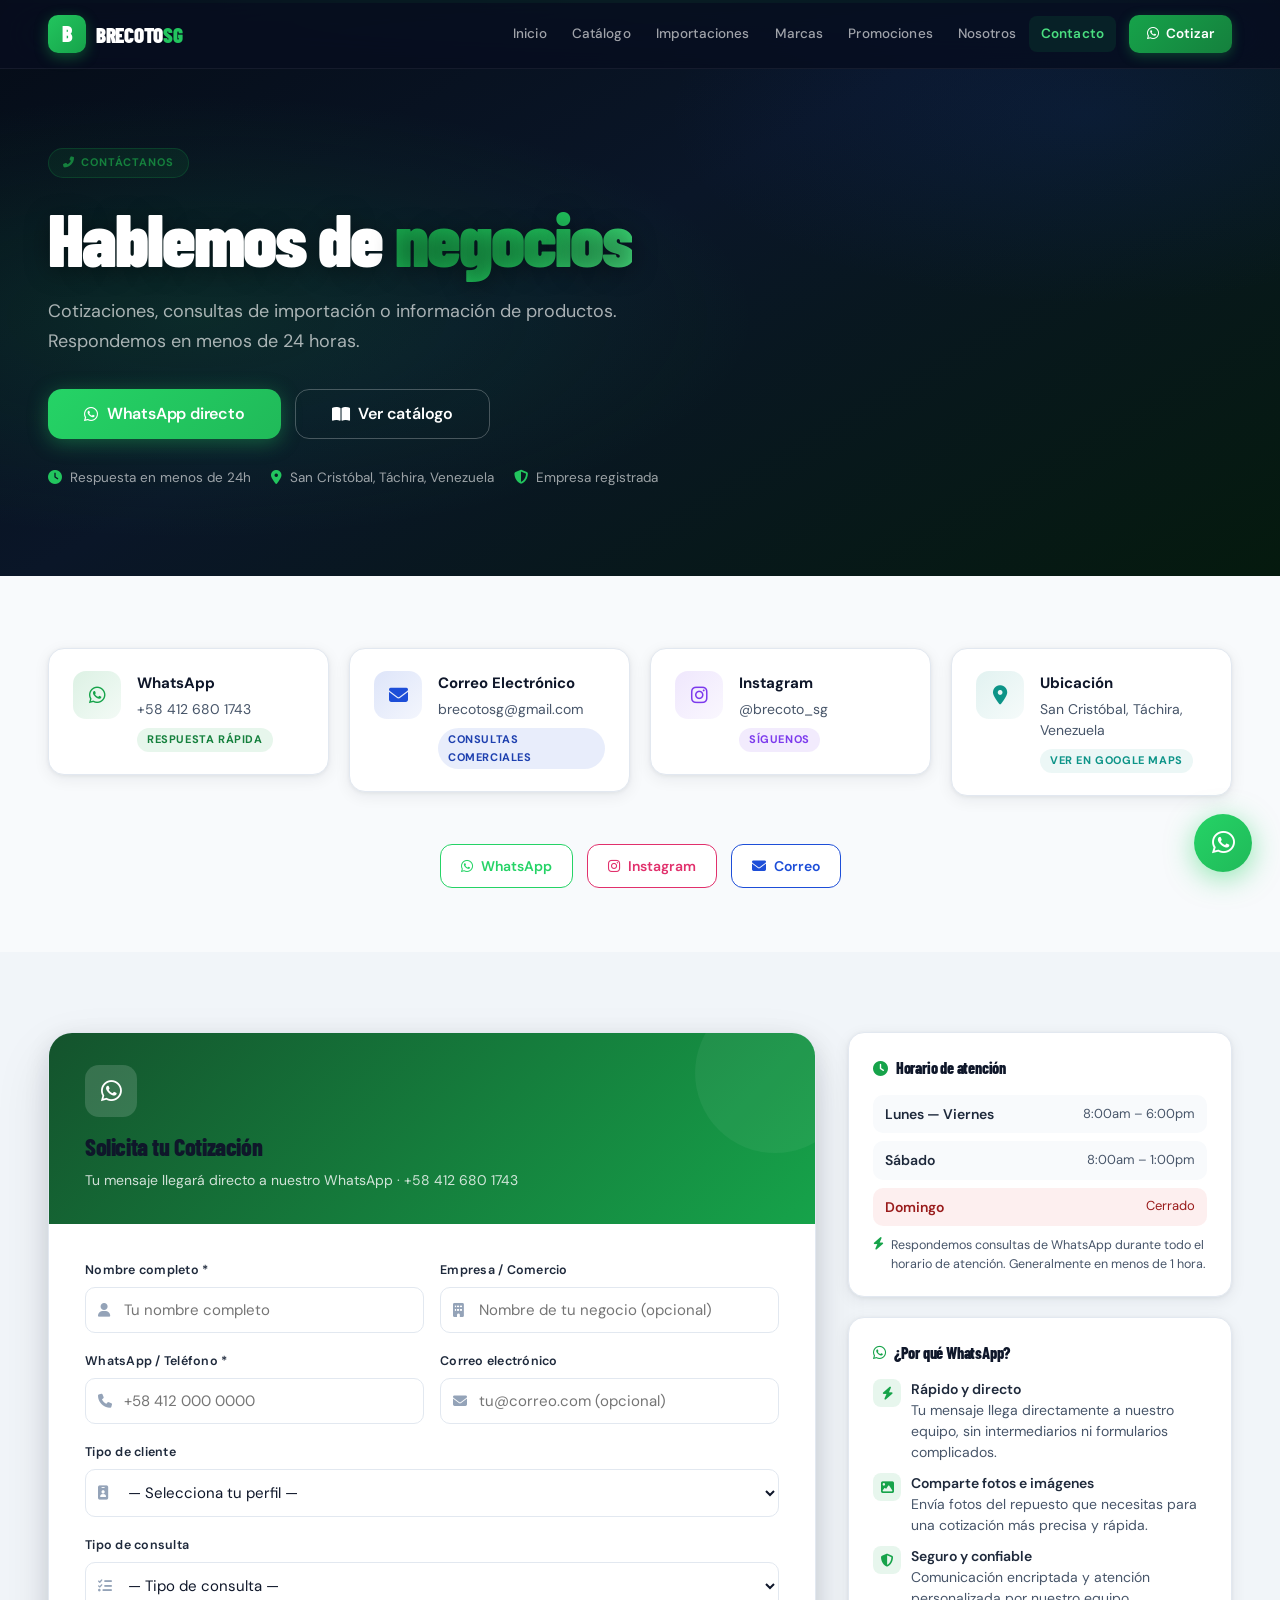
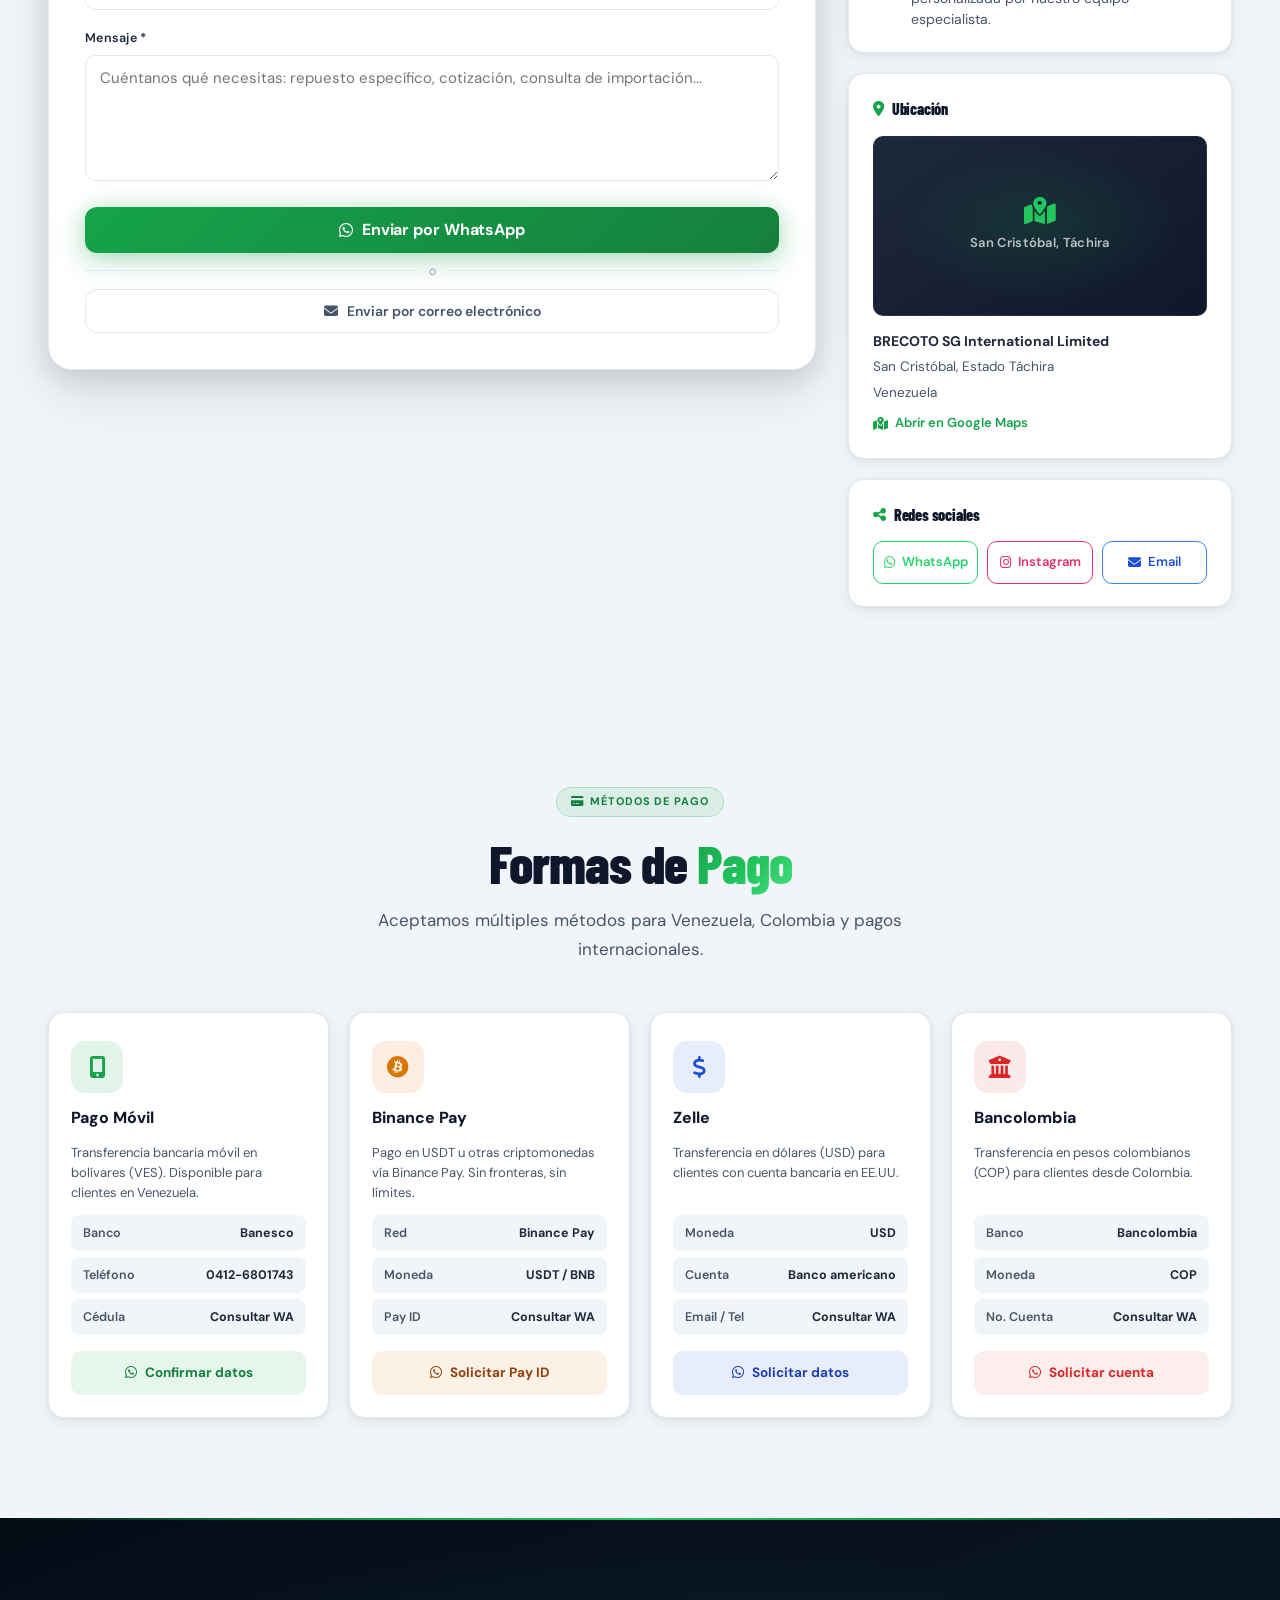
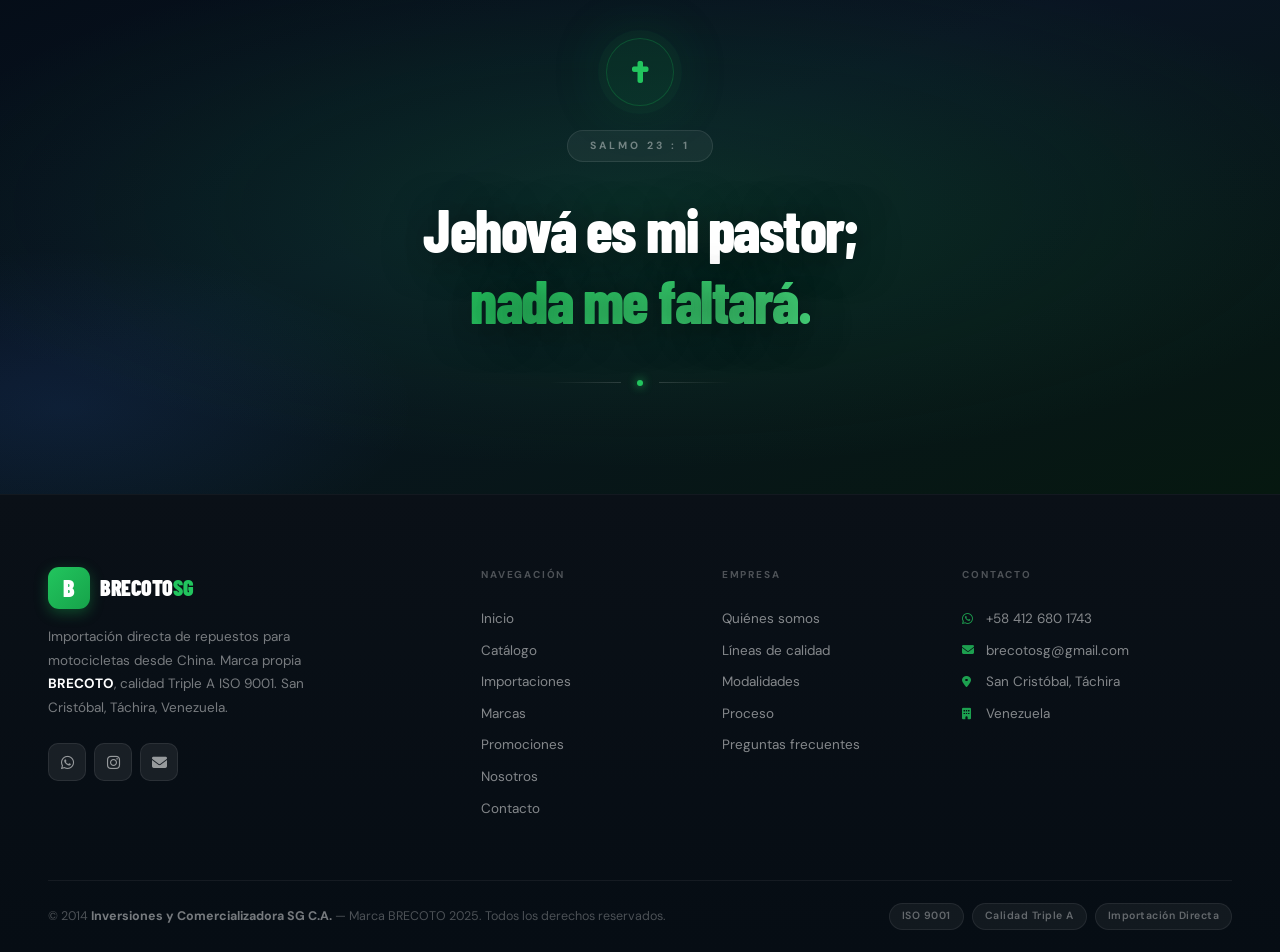
<file: contacto.html>
<!DOCTYPE html>
<html lang="es">
<head>
  <meta charset="UTF-8">
  <meta name="viewport" content="width=device-width,initial-scale=1">
  <title>Contacto · BRECOTO SG — WhatsApp, Correo y Ubicación</title>
  <meta name="description" content="Contáctanos por WhatsApp, correo o formulario. Respondemos en menos de 24 horas. San Cristóbal, Táchira, Venezuela.">
  <meta name="robots" content="index, follow">
  <meta property="og:type" content="website">
  <meta property="og:title" content="Contacto · BRECOTO SG — WhatsApp, Correo y Ubicación">
  <meta property="og:description" content="Contáctanos por WhatsApp, correo o formulario. Respondemos en menos de 24 horas. San Cristóbal, Táchira, Venezuela.">
  <meta property="og:locale" content="es_VE">
  <meta property="og:site_name" content="BRECOTO SG">
  <link rel="icon" type="image/svg+xml" href="data:image/svg+xml,%3Csvg xmlns='http://www.w3.org/2000/svg' viewBox='0 0 40 40'%3E%3Crect width='40' height='40' rx='10' fill='%2316a34a'/%3E%3Ctext x='20' y='29' font-family='Arial Black,Arial' font-weight='900' font-size='26' text-anchor='middle' fill='%23dc2626'%3EB%3C/text%3E%3C/svg%3E">
  <link rel="preconnect" href="https://fonts.googleapis.com">
  <link rel="preconnect" href="https://fonts.gstatic.com" crossorigin>
  <link href="https://fonts.googleapis.com/css2?family=Barlow+Condensed:wght@600;700;800;900&family=DM+Sans:wght@400;500;600;700&display=swap" rel="stylesheet">
  <link rel="stylesheet" href="https://cdnjs.cloudflare.com/ajax/libs/font-awesome/6.5.0/css/all.min.css">
  <link rel="stylesheet" href="assets/style.css">
  <style>
    /* ══════════════════════════════════════════════════════
       CONTACTO — Page-specific styles
       ══════════════════════════════════════════════════════ */

    /* ── Contact cards grid ── */
    #contact-cards { padding: 72px 0 64px; }
    .ct-grid {
      display: grid;
      grid-template-columns: repeat(4, 1fr);
      gap: 20px;
      margin-bottom: 48px;
    }
    @media (max-width: 900px) {
      .ct-grid { grid-template-columns: repeat(2, 1fr); }
    }
    @media (max-width: 520px) {
      .ct-grid { grid-template-columns: 1fr; }
    }

    .ct-card-body { flex: 1; }
    .ct-card-body h4 { font-size: 15px; font-weight: 700; color: var(--ink); margin-bottom: 4px; }
    .ct-card-body a,
    .ct-card-body p { font-size: 14px; color: var(--ink3); display: block; line-height: 1.5; transition: var(--tr); }
    .ct-card-body a:hover { color: var(--green); }
    .ct-card-badge {
      display: inline-block;
      margin-top: 8px;
      font-size: 11px;
      font-weight: 700;
      letter-spacing: .6px;
      text-transform: uppercase;
      color: var(--green-d);
      background: var(--green-s);
      padding: 3px 10px;
      border-radius: 100px;
    }

    /* ── Social row ── */
    .ct-soc-row {
      display: flex;
      align-items: center;
      justify-content: center;
      gap: 14px;
      margin-top: 8px;
    }
    .ct-soc-btn {
      display: inline-flex;
      align-items: center;
      gap: 8px;
      padding: 10px 20px;
      border-radius: 12px;
      font-size: 14px;
      font-weight: 600;
      transition: var(--tr);
      border: 1.5px solid var(--border);
      color: var(--ink3);
      background: var(--white);
    }
    .ct-soc-btn:hover { transform: translateY(-2px); box-shadow: var(--sh2); }
    .ct-soc-btn.wa { border-color: #25D366; color: #25D366; }
    .ct-soc-btn.wa:hover { background: #25D366; color: #fff; }
    .ct-soc-btn.ig { border-color: #e1306c; color: #e1306c; }
    .ct-soc-btn.ig:hover { background: linear-gradient(135deg,#f58529,#dd2a7b,#8134af); color: #fff; border-color: transparent; }
    .ct-soc-btn.em { border-color: var(--blue); color: var(--blue); }
    .ct-soc-btn.em:hover { background: var(--blue); color: #fff; }

    /* ── Form section layout ── */
    #form-section { padding: 80px 0; }
    .form-grid {
      display: grid;
      grid-template-columns: 2fr 1fr;
      gap: 32px;
      align-items: start;
    }
    @media (max-width: 900px) {
      .form-grid { grid-template-columns: 1fr; }
    }

    /* ── Info panel ── */
    .info-panel { display: flex; flex-direction: column; gap: 20px; }
    .ip-card {
      background: var(--white);
      border: 1.5px solid var(--border);
      border-radius: var(--radius);
      padding: 22px 24px;
      box-shadow: var(--sh1);
    }
    .ip-card-title {
      font-family: 'Barlow Condensed', sans-serif;
      font-size: 16px;
      font-weight: 800;
      color: var(--ink);
      letter-spacing: -.2px;
      margin-bottom: 14px;
      display: flex;
      align-items: center;
      gap: 8px;
    }
    .ip-card-title i { color: var(--green); font-size: 15px; }

    /* Horario entries */
    .hor-list { display: flex; flex-direction: column; gap: 8px; }
    .hor-row {
      display: flex;
      align-items: center;
      justify-content: space-between;
      font-size: 14px;
      padding: 8px 12px;
      border-radius: 10px;
      background: var(--bg);
    }
    .hor-row.today { background: var(--green-s); }
    .hor-day { font-weight: 600; color: var(--ink2); }
    .hor-time { color: var(--ink3); font-size: 13px; }
    .hor-badge {
      font-size: 10px;
      font-weight: 700;
      letter-spacing: .5px;
      text-transform: uppercase;
      color: var(--green-d);
      background: #bbf7d0;
      padding: 2px 8px;
      border-radius: 100px;
    }
    .hor-note {
      margin-top: 10px;
      font-size: 12.5px;
      color: var(--ink3);
      display: flex;
      align-items: flex-start;
      gap: 7px;
      line-height: 1.5;
    }
    .hor-note i { color: var(--green); margin-top: 2px; flex-shrink: 0; }

    /* Why WA bullets */
    .why-list { display: flex; flex-direction: column; gap: 10px; }
    .why-item {
      display: flex;
      align-items: flex-start;
      gap: 10px;
      font-size: 14px;
      color: var(--ink3);
      line-height: 1.5;
    }
    .why-ico {
      width: 28px;
      height: 28px;
      border-radius: 8px;
      background: var(--green-s);
      display: flex;
      align-items: center;
      justify-content: center;
      flex-shrink: 0;
      font-size: 13px;
      color: var(--green);
    }
    .why-txt strong { display: block; font-weight: 600; color: var(--ink2); font-size: 14px; }

    /* Map placeholder */
    .map-ph {
      background: linear-gradient(145deg, #1e293b, #0f172a);
      border-radius: var(--radius-sm);
      height: 180px;
      margin-bottom: 14px;
      display: flex;
      flex-direction: column;
      align-items: center;
      justify-content: center;
      gap: 8px;
      position: relative;
      overflow: hidden;
      border: 1px solid rgba(255,255,255,.06);
    }
    .map-ph::before {
      content: '';
      position: absolute;
      inset: 0;
      background: radial-gradient(ellipse 60% 60% at 50% 50%, rgba(22,163,74,.15) 0%, transparent 70%);
    }
    .map-ph i { font-size: 28px; color: var(--green-l); position: relative; z-index: 1; }
    .map-ph span { font-size: 13px; font-weight: 600; color: rgba(255,255,255,.7); position: relative; z-index: 1; letter-spacing: .3px; }
    .map-addr { font-size: 13.5px; color: var(--ink3); line-height: 1.6; display: flex; flex-direction: column; gap: 4px; }
    .map-addr strong { color: var(--ink2); font-size: 14px; }
    .map-link {
      display: inline-flex;
      align-items: center;
      gap: 7px;
      margin-top: 10px;
      font-size: 13px;
      font-weight: 600;
      color: var(--green);
      transition: var(--tr);
    }
    .map-link:hover { color: var(--green-d); }

    /* Panel social row */
    .panel-soc { display: flex; gap: 9px; flex-wrap: wrap; margin-top: 4px; }
    .panel-soc-btn {
      flex: 1;
      min-width: 90px;
      display: flex;
      align-items: center;
      justify-content: center;
      gap: 7px;
      padding: 10px 12px;
      border-radius: 10px;
      font-size: 13px;
      font-weight: 600;
      transition: var(--tr);
      border: 1.5px solid var(--border);
      color: var(--ink3);
      background: var(--white);
    }
    .panel-soc-btn:hover { transform: translateY(-2px); box-shadow: var(--sh1); }
    .panel-soc-btn.wa { border-color: #25D366; color: #25D366; }
    .panel-soc-btn.wa:hover { background: #25D366; color: #fff; }
    .panel-soc-btn.ig { border-color: #e1306c; color: #e1306c; }
    .panel-soc-btn.ig:hover { background: #e1306c; color: #fff; }
    .panel-soc-btn.em { border-color: var(--blue-l); color: var(--blue); }
    .panel-soc-btn.em:hover { background: var(--blue); color: #fff; }

    /* ── Section header for form section ── */
    .sec-label {
      font-size: 12px;
      font-weight: 700;
      letter-spacing: 1.5px;
      text-transform: uppercase;
      color: var(--green);
      margin-bottom: 8px;
      display: flex;
      align-items: center;
      gap: 8px;
    }
    .sec-label::before {
      content: '';
      display: inline-block;
      width: 24px;
      height: 2px;
      background: var(--green);
      border-radius: 2px;
    }

    /* ── Contact card link full ── */
    .ct-card-link { display: block; text-decoration: none; }
    .ct-card-link .ct-card { display: flex; }
    .ct-card-link:hover .ct-card { border-color: var(--green-l); transform: translateY(-3px); }

    /* ── Payment section ── */
    #pagos { background: var(--bg2); }
    .pay-grid {
      display: grid;
      grid-template-columns: repeat(4,1fr);
      gap: 20px;
    }
    @media(max-width:900px){ .pay-grid{ grid-template-columns:repeat(2,1fr); } }
    @media(max-width:520px){ .pay-grid{ grid-template-columns:1fr; } }

    .pay-card {
      background: var(--white);
      border: 1.5px solid var(--border);
      border-radius: var(--radius);
      padding: 28px 22px 22px;
      display: flex;
      flex-direction: column;
      gap: 12px;
      box-shadow: var(--sh1);
      transition: var(--tr);
    }
    .pay-card:hover { box-shadow: var(--sh2); transform: translateY(-4px); }

    .pay-ico {
      width: 52px; height: 52px;
      border-radius: 14px;
      display: flex; align-items: center; justify-content: center;
      font-size: 22px;
    }
    .pay-ico-pm  { background: rgba(22,163,74,.12);  color: var(--green); }
    .pay-ico-bn  { background: rgba(217,119,6,.12);  color: var(--gold); }
    .pay-ico-ze  { background: rgba(29,78,216,.1);   color: var(--blue); }
    .pay-ico-bc  { background: rgba(220,38,38,.1);   color: var(--red); }

    .pay-card h4 { font-size: 16px; font-weight: 800; color: var(--ink); margin: 0; }
    .pay-card > p { font-size: 13px; color: var(--ink3); line-height: 1.55; margin: 0; flex: 1; }

    .pay-rows { display: flex; flex-direction: column; gap: 6px; }
    .pay-row {
      display: flex;
      justify-content: space-between;
      align-items: center;
      background: var(--bg2);
      border-radius: 8px;
      padding: 8px 12px;
      font-size: 12.5px;
      gap: 8px;
    }
    .pay-label { color: var(--ink3); font-weight: 600; white-space: nowrap; }
    .pay-val { color: var(--ink2); font-weight: 700; text-align: right; word-break: break-all; }

    .pay-btn {
      display: flex; align-items: center; justify-content: center; gap: 8px;
      padding: 11px 16px;
      border-radius: 10px;
      font-size: 13.5px; font-weight: 700;
      text-decoration: none;
      transition: var(--tr);
      margin-top: 4px;
    }
    .pay-btn-pm  { background: var(--green-s); color: var(--green-d); }
    .pay-btn-pm:hover  { background: var(--green); color: #fff; box-shadow: var(--sh-g); }
    .pay-btn-bn  { background: rgba(217,119,6,.1); color: #92400e; }
    .pay-btn-bn:hover  { background: var(--gold); color: #fff; }
    .pay-btn-ze  { background: var(--blue-s); color: var(--blue-d); }
    .pay-btn-ze:hover  { background: var(--blue); color: #fff; box-shadow: var(--sh-b); }
    .pay-btn-bc  { background: rgba(220,38,38,.08); color: var(--red); }
    .pay-btn-bc:hover  { background: var(--red); color: #fff; }

    /* ── Hero badge grid ── */
    .ph-meta {
      display: flex;
      align-items: center;
      flex-wrap: wrap;
      gap: 20px;
      margin-top: 28px;
    }
    .ph-meta-item {
      display: flex;
      align-items: center;
      gap: 8px;
      font-size: 13.5px;
      color: rgba(255,255,255,.6);
    }
    .ph-meta-item i { color: var(--green-l); font-size: 14px; }
  </style>
</head>
<body>

<!-- ══════════════════════════════════
     NAVBAR
     ══════════════════════════════════ -->
<nav id="nav">
  <div class="nav-wrap">
    <a href="index.html" class="brand"><div class="brand-ico">B</div><span class="brand-txt">BRECOTO<em>SG</em></span></a>
    <div class="nav-links">
      <a href="index.html" class="nl" data-page="index">Inicio</a>
      <a href="catalogo.html" class="nl" data-page="catalogo">Catálogo</a>
      <a href="importaciones.html" class="nl" data-page="importaciones">Importaciones</a>
      <a href="marcas.html" class="nl" data-page="marcas">Marcas</a>
      <a href="promociones.html" class="nl" data-page="promociones">Promociones</a>
      <a href="nosotros.html" class="nl" data-page="nosotros">Nosotros</a>
      <a href="contacto.html" class="nl" data-page="contacto">Contacto</a>
      <a href="https://wa.me/584126801743" target="_blank" rel="noopener" class="nav-cta"><i class="fab fa-whatsapp"></i> Cotizar</a>
    </div>
    <button class="burger" id="burger" onclick="toggleMenu()" aria-label="Menú"><span></span><span></span><span></span></button>
  </div>
  <div class="mob-menu" id="mob-menu">
    <a href="index.html" class="nl" data-page="index">Inicio</a>
    <a href="catalogo.html" class="nl" data-page="catalogo">Catálogo</a>
    <a href="importaciones.html" class="nl" data-page="importaciones">Importaciones</a>
    <a href="marcas.html" class="nl" data-page="marcas">Marcas</a>
    <a href="promociones.html" class="nl" data-page="promociones">Promociones</a>
    <a href="nosotros.html" class="nl" data-page="nosotros">Nosotros</a>
    <a href="contacto.html" class="nl" data-page="contacto">Contacto</a>
    <a href="https://wa.me/584126801743" target="_blank" rel="noopener" class="nav-cta"><i class="fab fa-whatsapp"></i> Cotizar por WhatsApp</a>
  </div>
</nav>

<!-- ══════════════════════════════════
     HERO
     ══════════════════════════════════ -->
<section class="page-hero">
  <div class="ph-inner">
    <div class="chip chip-g fi"><i class="fas fa-phone-alt"></i> Contáctanos</div>
    <h1 class="fi d1">Hablemos de <span class="gtxt-g">negocios</span></h1>
    <p class="lead fi d2">Cotizaciones, consultas de importación o información de productos.<br>Respondemos en menos de 24 horas.</p>
    <div class="ph-btns fi d3">
      <a href="https://wa.me/584126801743" target="_blank" rel="noopener" class="btn btn-wa btn-lg"><i class="fab fa-whatsapp"></i> WhatsApp directo</a>
      <a href="catalogo.html" class="btn btn-out-w btn-lg"><i class="fas fa-book-open"></i> Ver catálogo</a>
    </div>
    <div class="ph-meta fi d4">
      <div class="ph-meta-item"><i class="fas fa-clock"></i> Respuesta en menos de 24h</div>
      <div class="ph-meta-item"><i class="fas fa-location-dot"></i> San Cristóbal, Táchira, Venezuela</div>
      <div class="ph-meta-item"><i class="fas fa-shield-halved"></i> Empresa registrada</div>
    </div>
  </div>
</section>

<!-- ══════════════════════════════════
     CONTACT CARDS
     ══════════════════════════════════ -->
<section id="contact-cards" class="sec">
  <div class="wrap">

    <div class="ct-grid">

      <!-- WhatsApp -->
      <a href="https://wa.me/584126801743" target="_blank" rel="noopener" class="ct-card-link fi d1">
        <div class="ct-card">
          <div class="ct-ic ct-ic-g"><i class="fab fa-whatsapp"></i></div>
          <div class="ct-card-body">
            <h4>WhatsApp</h4>
            <span style="font-size:14px;color:var(--ink3);display:block;line-height:1.5;">+58 412 680 1743</span>
            <span class="ct-card-badge">Respuesta rápida</span>
          </div>
        </div>
      </a>

      <!-- Email -->
      <a href="mailto:brecotosg@gmail.com" class="ct-card-link fi d2">
        <div class="ct-card">
          <div class="ct-ic ct-ic-b"><i class="fas fa-envelope"></i></div>
          <div class="ct-card-body">
            <h4>Correo Electrónico</h4>
            <span style="font-size:14px;color:var(--ink3);display:block;line-height:1.5;">brecotosg@gmail.com</span>
            <span class="ct-card-badge" style="background:var(--blue-s);color:var(--blue-d);">Consultas comerciales</span>
          </div>
        </div>
      </a>

      <!-- Instagram -->
      <a href="https://www.instagram.com/brecoto_sg?igsh=eXhyN2drc295OWs=" target="_blank" rel="noopener" class="ct-card-link fi d3">
        <div class="ct-card">
          <div class="ct-ic ct-ic-p"><i class="fab fa-instagram"></i></div>
          <div class="ct-card-body">
            <h4>Instagram</h4>
            <span style="font-size:14px;color:var(--ink3);display:block;line-height:1.5;">@brecoto_sg</span>
            <span class="ct-card-badge" style="background:rgba(124,58,237,.1);color:var(--purple);">Síguenos</span>
          </div>
        </div>
      </a>

      <!-- Location -->
      <a href="https://maps.app.goo.gl/Hj2bfAp9s9XbCyLM9" target="_top" rel="noopener" class="ct-card-link fi d4">
        <div class="ct-card">
          <div class="ct-ic ct-ic-t"><i class="fas fa-location-dot"></i></div>
          <div class="ct-card-body">
            <h4>Ubicación</h4>
            <span style="font-size:14px;color:var(--ink3);display:block;line-height:1.5;">San Cristóbal, Táchira, Venezuela</span>
            <span class="ct-card-badge" style="background:rgba(13,148,136,.08);color:var(--teal);">Ver en Google Maps</span>
          </div>
        </div>
      </a>

    </div><!-- /.ct-grid -->

    <!-- Social row -->
    <div class="ct-soc-row fi d5">
      <a href="https://wa.me/584126801743" target="_blank" rel="noopener" class="ct-soc-btn wa">
        <i class="fab fa-whatsapp"></i> WhatsApp
      </a>
      <a href="https://www.instagram.com/brecoto_sg?igsh=eXhyN2drc295OWs=" target="_blank" rel="noopener" class="ct-soc-btn ig">
        <i class="fab fa-instagram"></i> Instagram
      </a>
      <a href="mailto:brecotosg@gmail.com" class="ct-soc-btn em">
        <i class="fas fa-envelope"></i> Correo
      </a>
    </div>

  </div>
</section>

<!-- ══════════════════════════════════
     FORM SECTION
     ══════════════════════════════════ -->
<section id="form-section" class="sec-alt">
  <div class="wrap">
    <div class="form-grid">

      <!-- ── LEFT: Form ── -->
      <div class="sl">
        <div class="cf-outer">

          <!-- Header -->
          <div class="cf-hdr">
            <div class="cf-hdr-ico"><i class="fab fa-whatsapp"></i></div>
            <h3>Solicita tu Cotización</h3>
            <p>Tu mensaje llegará directo a nuestro WhatsApp &middot; +58 412 680 1743</p>
          </div>

          <!-- Body -->
          <div class="cf-body">

            <!-- Form -->
            <form id="contact-form" onsubmit="sendForm(event)" novalidate>

              <!-- Row 1: Nombre + Empresa -->
              <div class="f-row">
                <div class="fg" id="fg-nom">
                  <label for="f-nom">Nombre completo *</label>
                  <div class="fi-wrap">
                    <i class="fas fa-user"></i>
                    <input type="text" id="f-nom" placeholder="Tu nombre completo" required autocomplete="name" oninput="clearErr('fg-nom')">
                  </div>
                  <div class="fg-err">Por favor ingresa tu nombre.</div>
                </div>
                <div class="fg">
                  <label for="f-emp">Empresa / Comercio</label>
                  <div class="fi-wrap">
                    <i class="fas fa-building"></i>
                    <input type="text" id="f-emp" placeholder="Nombre de tu negocio (opcional)" autocomplete="organization">
                  </div>
                </div>
              </div>

              <!-- Row 2: Teléfono + Correo -->
              <div class="f-row">
                <div class="fg" id="fg-tel">
                  <label for="f-tel">WhatsApp / Teléfono *</label>
                  <div class="fi-wrap">
                    <i class="fas fa-phone"></i>
                    <input type="tel" id="f-tel" placeholder="+58 412 000 0000" required autocomplete="tel" oninput="clearErr('fg-tel')">
                  </div>
                  <div class="fg-err">Por favor ingresa tu número de teléfono.</div>
                </div>
                <div class="fg">
                  <label for="f-cor">Correo electrónico</label>
                  <div class="fi-wrap">
                    <i class="fas fa-envelope"></i>
                    <input type="email" id="f-cor" placeholder="tu@correo.com (opcional)" autocomplete="email">
                  </div>
                </div>
              </div>

              <!-- Tipo de cliente -->
              <div class="fg">
                <label for="f-tip">Tipo de cliente</label>
                <div class="fi-wrap">
                  <i class="fas fa-id-badge"></i>
                  <select id="f-tip" onchange="updateConsOptions()">
                    <option value="">— Selecciona tu perfil —</option>
                    <option value="Motociclista / Usuario final">Motociclista / Usuario final</option>
                    <option value="Taller mecánico">Taller mecánico</option>
                    <option value="Distribuidor de repuestos">Distribuidor de repuestos</option>
                    <option value="Importador / Mayorista">Importador / Mayorista</option>
                    <option value="Empresa con flota de motos">Empresa con flota de motos</option>
                    <option value="Revendedor / Comerciante">Revendedor / Comerciante</option>
                  </select>
                </div>
              </div>

              <!-- Tipo de consulta -->
              <div class="fg">
                <label for="f-cons">Tipo de consulta</label>
                <div class="fi-wrap">
                  <i class="fas fa-list-check"></i>
                  <select id="f-cons">
                    <option value="">— Tipo de consulta —</option>
                    <option value="Información general">Información general</option>
                    <option value="Solicitar catálogo">Solicitar catálogo</option>
                    <option value="Consulta de precios">Consulta de precios</option>
                    <option value="Proceso de importación">Proceso de importación</option>
                  </select>
                </div>
              </div>

              <!-- Mensaje -->
              <div class="fg" id="fg-msg">
                <label for="f-msg">Mensaje *</label>
                <textarea id="f-msg" rows="5" placeholder="Cuéntanos qué necesitas: repuesto específico, cotización, consulta de importación..." required oninput="clearErr('fg-msg')"></textarea>
                <div class="fg-err">Por favor escribe tu mensaje.</div>
              </div>

              <!-- Buttons -->
              <button type="submit" class="btn btn-g btn-send">
                <i class="fab fa-whatsapp"></i> Enviar por WhatsApp
              </button>

              <div class="form-or">o</div>

              <button type="button" class="btn-email-alt" onclick="sendEmail()">
                <i class="fas fa-envelope"></i> Enviar por correo electrónico
              </button>

            </form>

            <!-- ── Success screen ── -->
            <div id="ok-msg">
              <div class="ok-banner">
                <div class="ok-ico"><i class="fas fa-circle-check" style="color:#16a34a;"></i></div>
                <h3>¡Mensaje enviado!</h3>
                <p>Tu consulta llegó directamente a nuestro WhatsApp.</p>
              </div>

              <div class="ok-receipt">
                <div class="ok-receipt-h"><i class="fas fa-receipt" style="color:var(--green);"></i> Resumen de tu consulta</div>
                <div id="ok-summary">
                  <!-- populated by JS -->
                </div>
              </div>

              <div class="ok-steps">
                <div class="ok-step ok-step-done"><i class="fas fa-check" style="color:var(--green);display:block;font-size:16px;margin-bottom:4px;"></i>Enviado</div>
                <div class="ok-step-line"></div>
                <div class="ok-step"><i class="fas fa-magnifying-glass" style="color:var(--gray);display:block;font-size:16px;margin-bottom:4px;"></i>En revisión</div>
                <div class="ok-step-line"></div>
                <div class="ok-step"><i class="fab fa-whatsapp" style="color:var(--gray);display:block;font-size:16px;margin-bottom:4px;"></i>Respuesta WA</div>
              </div>

              <a href="https://wa.me/584126801743" target="_blank" rel="noopener" class="ok-cta">
                <i class="fab fa-whatsapp"></i> Abrir WhatsApp ahora
              </a>
            </div>
            <!-- /#ok-msg -->

          </div><!-- /.cf-body -->
        </div><!-- /.cf-outer -->
      </div><!-- /form col -->

      <!-- ── RIGHT: Info Panel ── -->
      <aside class="info-panel sr">

        <!-- Horario -->
        <div class="ip-card">
          <div class="ip-card-title"><i class="fas fa-clock"></i> Horario de atención</div>
          <div class="hor-list">
            <div class="hor-row">
              <span class="hor-day">Lunes — Viernes</span>
              <span class="hor-time">8:00am – 6:00pm</span>
            </div>
            <div class="hor-row">
              <span class="hor-day">Sábado</span>
              <span class="hor-time">8:00am – 1:00pm</span>
            </div>
            <div class="hor-row" style="background:rgba(220,38,38,.07);">
              <span class="hor-day" style="color:#991b1b;">Domingo</span>
              <span class="hor-time" style="color:#991b1b;">Cerrado</span>
            </div>
          </div>
          <div class="hor-note">
            <i class="fas fa-bolt"></i>
            <span>Respondemos consultas de WhatsApp durante todo el horario de atención. Generalmente en menos de 1 hora.</span>
          </div>
        </div>

        <!-- ¿Por qué WhatsApp? -->
        <div class="ip-card">
          <div class="ip-card-title"><i class="fab fa-whatsapp"></i> ¿Por qué WhatsApp?</div>
          <div class="why-list">
            <div class="why-item">
              <div class="why-ico"><i class="fas fa-bolt"></i></div>
              <div class="why-txt">
                <strong>Rápido y directo</strong>
                Tu mensaje llega directamente a nuestro equipo, sin intermediarios ni formularios complicados.
              </div>
            </div>
            <div class="why-item">
              <div class="why-ico"><i class="fas fa-image"></i></div>
              <div class="why-txt">
                <strong>Comparte fotos e imágenes</strong>
                Envía fotos del repuesto que necesitas para una cotización más precisa y rápida.
              </div>
            </div>
            <div class="why-item">
              <div class="why-ico"><i class="fas fa-shield-halved"></i></div>
              <div class="why-txt">
                <strong>Seguro y confiable</strong>
                Comunicación encriptada y atención personalizada por nuestro equipo especialista.
              </div>
            </div>
          </div>
        </div>

        <!-- Ubicación -->
        <div class="ip-card">
          <div class="ip-card-title"><i class="fas fa-location-dot"></i> Ubicación</div>
          <div class="map-ph">
            <i class="fas fa-map-location-dot"></i>
            <span>San Cristóbal, Táchira</span>
          </div>
          <div class="map-addr">
            <strong>BRECOTO SG International Limited</strong>
            <span>San Cristóbal, Estado Táchira</span>
            <span>Venezuela</span>
          </div>
          <a href="https://maps.app.goo.gl/Hj2bfAp9s9XbCyLM9" target="_top" rel="noopener" class="map-link">
            <i class="fas fa-map-location-dot"></i> Abrir en Google Maps
          </a>
        </div>

        <!-- Social links -->
        <div class="ip-card">
          <div class="ip-card-title"><i class="fas fa-share-nodes"></i> Redes sociales</div>
          <div class="panel-soc">
            <a href="https://wa.me/584126801743" target="_blank" rel="noopener" class="panel-soc-btn wa">
              <i class="fab fa-whatsapp"></i> WhatsApp
            </a>
            <a href="https://www.instagram.com/brecoto_sg?igsh=eXhyN2drc295OWs=" target="_blank" rel="noopener" class="panel-soc-btn ig">
              <i class="fab fa-instagram"></i> Instagram
            </a>
            <a href="mailto:brecotosg@gmail.com" class="panel-soc-btn em">
              <i class="fas fa-envelope"></i> Email
            </a>
          </div>
        </div>

      </aside><!-- /info-panel -->

    </div><!-- /.form-grid -->
  </div>
</section>

<!-- ══════════════════════════════════
     MÉTODOS DE PAGO
     ══════════════════════════════════ -->
<section id="pagos" class="sec">
  <div class="wrap">
    <div class="sec-head text-center fi" style="margin-bottom:48px;">
      <span class="chip chip-g"><i class="fas fa-credit-card"></i> Métodos de pago</span>
      <h2 class="h2 fi d1">Formas de <span class="gtxt-g">Pago</span></h2>
      <p class="lead fi d2" style="max-width:560px;margin:0 auto;">Aceptamos múltiples métodos para Venezuela, Colombia y pagos internacionales.</p>
    </div>

    <div class="pay-grid">

      <!-- Pago Móvil -->
      <div class="pay-card fi">
        <div class="pay-ico pay-ico-pm"><i class="fas fa-mobile-screen-button"></i></div>
        <h4>Pago Móvil</h4>
        <p>Transferencia bancaria móvil en bolívares (VES). Disponible para clientes en Venezuela.</p>
        <div class="pay-rows">
          <div class="pay-row">
            <span class="pay-label">Banco</span>
            <span class="pay-val">Banesco</span>
          </div>
          <div class="pay-row">
            <span class="pay-label">Teléfono</span>
            <span class="pay-val">0412-6801743</span>
          </div>
          <div class="pay-row">
            <span class="pay-label">Cédula</span>
            <span class="pay-val">Consultar WA</span>
          </div>
        </div>
        <a href="https://wa.me/584126801743?text=Hola%2C+quiero+confirmar+los+datos+de+Pago+M%C3%B3vil" target="_blank" rel="noopener" class="pay-btn pay-btn-pm">
          <i class="fab fa-whatsapp"></i> Confirmar datos
        </a>
      </div>

      <!-- Binance -->
      <div class="pay-card fi d1">
        <div class="pay-ico pay-ico-bn"><i class="fab fa-bitcoin"></i></div>
        <h4>Binance Pay</h4>
        <p>Pago en USDT u otras criptomonedas vía Binance Pay. Sin fronteras, sin límites.</p>
        <div class="pay-rows">
          <div class="pay-row">
            <span class="pay-label">Red</span>
            <span class="pay-val">Binance Pay</span>
          </div>
          <div class="pay-row">
            <span class="pay-label">Moneda</span>
            <span class="pay-val">USDT / BNB</span>
          </div>
          <div class="pay-row">
            <span class="pay-label">Pay ID</span>
            <span class="pay-val">Consultar WA</span>
          </div>
        </div>
        <a href="https://wa.me/584126801743?text=Hola%2C+quiero+el+Pay+ID+de+Binance+para+realizar+un+pago" target="_blank" rel="noopener" class="pay-btn pay-btn-bn">
          <i class="fab fa-whatsapp"></i> Solicitar Pay ID
        </a>
      </div>

      <!-- Zelle -->
      <div class="pay-card fi d2">
        <div class="pay-ico pay-ico-ze"><i class="fas fa-dollar-sign"></i></div>
        <h4>Zelle</h4>
        <p>Transferencia en dólares (USD) para clientes con cuenta bancaria en EE.UU.</p>
        <div class="pay-rows">
          <div class="pay-row">
            <span class="pay-label">Moneda</span>
            <span class="pay-val">USD</span>
          </div>
          <div class="pay-row">
            <span class="pay-label">Cuenta</span>
            <span class="pay-val">Banco americano</span>
          </div>
          <div class="pay-row">
            <span class="pay-label">Email / Tel</span>
            <span class="pay-val">Consultar WA</span>
          </div>
        </div>
        <a href="https://wa.me/584126801743?text=Hola%2C+quiero+los+datos+de+Zelle+para+realizar+un+pago" target="_blank" rel="noopener" class="pay-btn pay-btn-ze">
          <i class="fab fa-whatsapp"></i> Solicitar datos
        </a>
      </div>

      <!-- Bancolombia -->
      <div class="pay-card fi d3">
        <div class="pay-ico pay-ico-bc"><i class="fas fa-building-columns"></i></div>
        <h4>Bancolombia</h4>
        <p>Transferencia en pesos colombianos (COP) para clientes desde Colombia.</p>
        <div class="pay-rows">
          <div class="pay-row">
            <span class="pay-label">Banco</span>
            <span class="pay-val">Bancolombia</span>
          </div>
          <div class="pay-row">
            <span class="pay-label">Moneda</span>
            <span class="pay-val">COP</span>
          </div>
          <div class="pay-row">
            <span class="pay-label">No. Cuenta</span>
            <span class="pay-val">Consultar WA</span>
          </div>
        </div>
        <a href="https://wa.me/584126801743?text=Hola%2C+quiero+los+datos+de+Bancolombia+para+realizar+un+pago" target="_blank" rel="noopener" class="pay-btn pay-btn-bc">
          <i class="fab fa-whatsapp"></i> Solicitar cuenta
        </a>
      </div>

    </div><!-- /.pay-grid -->
  </div>
</section>

<!-- ══════════════════════════════════
     BIBLE VERSE
     ══════════════════════════════════ -->
<section id="versiculo">
  <div class="vs-inner">
    <div class="vs-cross fi"><i class="fas fa-cross"></i></div>
    <div class="vs-ref fi d1"><span>Salmo 23 : 1</span></div>
    <blockquote class="vs-quote fi d2">
      Jehová es mi pastor;<br><em>nada me faltará.</em>
    </blockquote>
    <div class="vs-divider fi d3">
      <div class="vs-line"></div>
      <div class="vs-dot"></div>
      <div class="vs-line vs-line-r"></div>
    </div>
  </div>
</section>

<!-- ══════════════════════════════════
     FOOTER
     ══════════════════════════════════ -->
<footer>
  <div class="wrap">
    <div class="ft-grid">
      <div>
        <div class="ft-brand-row"><div class="ft-brand-ico">B</div><div class="ft-brand-name">BRECOTO<span>SG</span></div></div>
        <p class="ft-desc">Importación directa de repuestos para motocicletas desde China. Marca propia <strong style="color:#fff;">BRECOTO</strong>, calidad Triple A ISO 9001. San Cristóbal, Táchira, Venezuela.</p>
        <div class="ft-soc">
          <a href="https://wa.me/584126801743" target="_blank" rel="noopener" class="ft-si"><i class="fab fa-whatsapp"></i></a>
          <a href="https://www.instagram.com/brecoto_sg?igsh=eXhyN2drc295OWs=" target="_blank" rel="noopener" class="ft-si"><i class="fab fa-instagram"></i></a>
          <a href="mailto:brecotosg@gmail.com" class="ft-si"><i class="fas fa-envelope"></i></a>
        </div>
      </div>
      <div>
        <div class="ft-col-title">Navegación</div>
        <a href="index.html" class="ft-link">Inicio</a><a href="catalogo.html" class="ft-link">Catálogo</a><a href="importaciones.html" class="ft-link">Importaciones</a><a href="marcas.html" class="ft-link">Marcas</a><a href="promociones.html" class="ft-link">Promociones</a><a href="nosotros.html" class="ft-link">Nosotros</a><a href="contacto.html" class="ft-link">Contacto</a>
      </div>
      <div>
        <div class="ft-col-title">Empresa</div>
        <a href="nosotros.html" class="ft-link">Quiénes somos</a><a href="marcas.html" class="ft-link">Líneas de calidad</a><a href="importaciones.html" class="ft-link">Modalidades</a><a href="importaciones.html#proceso" class="ft-link">Proceso</a><a href="importaciones.html#faq" class="ft-link">Preguntas frecuentes</a>
      </div>
      <div>
        <div class="ft-col-title">Contacto</div>
        <a href="https://wa.me/584126801743" target="_blank" rel="noopener" class="ft-link"><i class="fab fa-whatsapp"></i> +58 412 680 1743</a>
        <a href="mailto:brecotosg@gmail.com" class="ft-link"><i class="fas fa-envelope"></i> brecotosg@gmail.com</a>
        <span class="ft-link"><i class="fas fa-location-dot"></i> San Cristóbal, Táchira</span>
        <span class="ft-link"><i class="fas fa-building"></i> Venezuela</span>
      </div>
    </div>
    <div class="ft-bottom">
      <span>© 2014 <strong>Inversiones y Comercializadora SG C.A.</strong> — Marca BRECOTO 2025. Todos los derechos reservados.</span>
      <span class="ft-certs"><span class="ft-cert">ISO 9001</span><span class="ft-cert">Calidad Triple A</span><span class="ft-cert">Importación Directa</span></span>
    </div>
  </div>
</footer>

<!-- WhatsApp FAB -->
<a href="https://wa.me/584126801743" target="_blank" rel="noopener" id="wa-fab" title="WhatsApp"><i class="fab fa-whatsapp"></i></a>

<!-- ══════════════════════════════════
     EMAIL MODAL
     ══════════════════════════════════ -->
<div class="eml-ov" id="eml-ov" onclick="if(event.target===this)closeEmailModal()">
  <div class="eml-box">
    <div class="eml-ico"><i class="fas fa-envelope"></i></div>
    <div class="eml-title">Enviar por Correo</div>
    <div class="eml-sub">Elige cómo abrir tu correo para enviar tu consulta a BRECOTO</div>
    <div class="eml-addr"><span>brecotosg@gmail.com</span><button class="eml-copy" onclick="copyEmail()" title="Copiar"><i class="fas fa-copy"></i></button></div>
    <div class="eml-btns">
      <button class="eml-btn-gmail" onclick="openGmail()"><i class="fab fa-google"></i> Abrir en Gmail</button>
      <button class="eml-btn-mailto" onclick="openMailto()"><i class="fas fa-envelope"></i> Otra aplicación de correo</button>
    </div>
    <span class="eml-close" onclick="closeEmailModal()">Cancelar</span>
  </div>
</div>

<!-- ══════════════════════════════════
     SCRIPTS
     ══════════════════════════════════ -->
<script src="assets/main.js"></script>
<script>
/* ── Form state ── */
var _emlSubject = '', _emlBody = '', _emlMailto = '';

/* ── Error helpers ── */
function clearErr(id){ var el = document.getElementById(id); if(el) el.classList.remove('fg-error'); }
function showErr(id){ var el = document.getElementById(id); if(el) el.classList.add('fg-error'); }

/* ── Dynamic consultation options based on client type ── */
var consMap = {
  0: ['— Tipo de consulta —','Información general','Solicitar catálogo','Consulta de precios','Proceso de importación'],
  1: ['— Selecciona —','Precio de repuesto específico','Compatibilidad con mi moto','Disponibilidad en stock','Cómo hacer mi pedido'],
  2: ['— Selecciona —','Precios para taller','Pedido de repuestos al por mayor','Disponibilidad para reparación urgente','Crédito o plazo de pago'],
  3: ['— Selecciona —','Cotización al por mayor','Condiciones de distribución','Exclusividad de zona','Línea de crédito comercial','Catálogo de referencias'],
  4: ['— Selecciona —','Cotización FCL 40ft','Cotización FCL 20ft','Cotización LCL','Proceso y documentación','Precios FOB China'],
  5: ['— Selecciona —','Contrato de suministro','Precios por volumen','Garantías y repuestos','Logística y entregas','Mantenimiento preventivo'],
  6: ['— Selecciona —','Precios de reventa','Márgenes comerciales','Exclusividad de productos','Condiciones de entrega']
};

function updateConsOptions(){
  var tipEl = document.getElementById('f-tip');
  var consEl = document.getElementById('f-cons');
  if(!tipEl || !consEl) return;
  var idx = tipEl.selectedIndex;
  var opts = consMap[idx] || consMap[0];
  var cur = consEl.value;
  consEl.innerHTML = opts.map(function(o,i){ return '<option value="'+(i===0?'':o)+'">'+o+'</option>'; }).join('');
  if(cur) consEl.value = cur;
}
updateConsOptions();

/* ── Form submission → WhatsApp ── */
function sendForm(e){
  e.preventDefault();
  var nom = document.getElementById('f-nom').value.trim();
  var emp = document.getElementById('f-emp').value.trim();
  var tel = document.getElementById('f-tel').value.trim();
  var cor = document.getElementById('f-cor').value.trim();
  var tip = document.getElementById('f-tip').value;
  var cons = document.getElementById('f-cons').value;
  var msg = document.getElementById('f-msg').value.trim();
  var ok = true;
  clearErr('fg-nom'); clearErr('fg-tel'); clearErr('fg-msg');
  if(!nom){ showErr('fg-nom'); ok = false; }
  if(!tel){ showErr('fg-tel'); ok = false; }
  if(!msg){ showErr('fg-msg'); ok = false; }
  if(!ok) return;

  var lines = [];
  lines.push('👋 *Hola BRECOTO SG* — Nueva consulta desde el sitio web');
  lines.push('');
  lines.push('*Nombre:* ' + nom);
  if(emp) lines.push('*Empresa:* ' + emp);
  lines.push('*Teléfono:* ' + tel);
  if(cor) lines.push('*Correo:* ' + cor);
  if(tip) lines.push('*Tipo de cliente:* ' + tip);
  if(cons) lines.push('*Consulta:* ' + cons);
  lines.push('');
  lines.push('*Mensaje:*');
  lines.push(msg);

  var waUrl = 'https://wa.me/584126801743?text=' + encodeURIComponent(lines.join('\n'));
  window.open(waUrl, '_blank');
  showOkMsg(nom, tip || 'No especificado', cons || 'General', msg);
}

function showOkMsg(nom, tip, cons, msg){
  var f = document.getElementById('contact-form');
  var ok = document.getElementById('ok-msg');
  if(f) f.style.display = 'none';
  if(!ok) return;
  ok.classList.add('show');
  var summary = document.getElementById('ok-summary');
  if(summary){
    summary.innerHTML =
      '<div class="ok-row"><span>Nombre</span><strong>'+nom+'</strong></div>' +
      '<div class="ok-row"><span>Tipo de cliente</span><strong>'+tip+'</strong></div>' +
      '<div class="ok-row"><span>Consulta</span><strong>'+cons+'</strong></div>' +
      '<div class="ok-row"><span>Mensaje</span><strong>'+(msg.length>60?msg.substring(0,60)+'…':msg)+'</strong></div>';
  }
}

/* ── Email modal ── */
function sendEmail(){
  var nom = document.getElementById('f-nom').value.trim() || 'Cliente';
  var msg = document.getElementById('f-msg').value.trim() || '';
  var tip = document.getElementById('f-tip').value || '';
  _emlSubject = 'Consulta desde el sitio web — ' + nom;
  _emlBody = 'Hola BRECOTO SG,\n\nMi nombre es ' + nom + '.\nTipo de cliente: ' + (tip || 'No especificado') + '\n\n' + msg + '\n\nSaludos.';
  _emlMailto = 'mailto:brecotosg@gmail.com?subject=' + encodeURIComponent(_emlSubject) + '&body=' + encodeURIComponent(_emlBody);
  document.getElementById('eml-ov').classList.add('open');
}

function openGmail(){
  window.open('https://mail.google.com/mail/?view=cm&fs=1&to=brecotosg%40gmail.com&su=' + encodeURIComponent(_emlSubject) + '&body=' + encodeURIComponent(_emlBody), '_blank');
  closeEmailModal();
}

function openMailto(){
  window.location.href = _emlMailto;
  closeEmailModal();
}

function copyEmail(){
  navigator.clipboard.writeText('brecotosg@gmail.com').then(function(){
    var btn = document.querySelector('.eml-copy');
    if(btn){ btn.innerHTML = '<i class="fas fa-check"></i>'; setTimeout(function(){ btn.innerHTML = '<i class="fas fa-copy"></i>'; }, 2000); }
  });
}

function closeEmailModal(){
  document.getElementById('eml-ov').classList.remove('open');
}
</script>

</body>
</html>
</file>
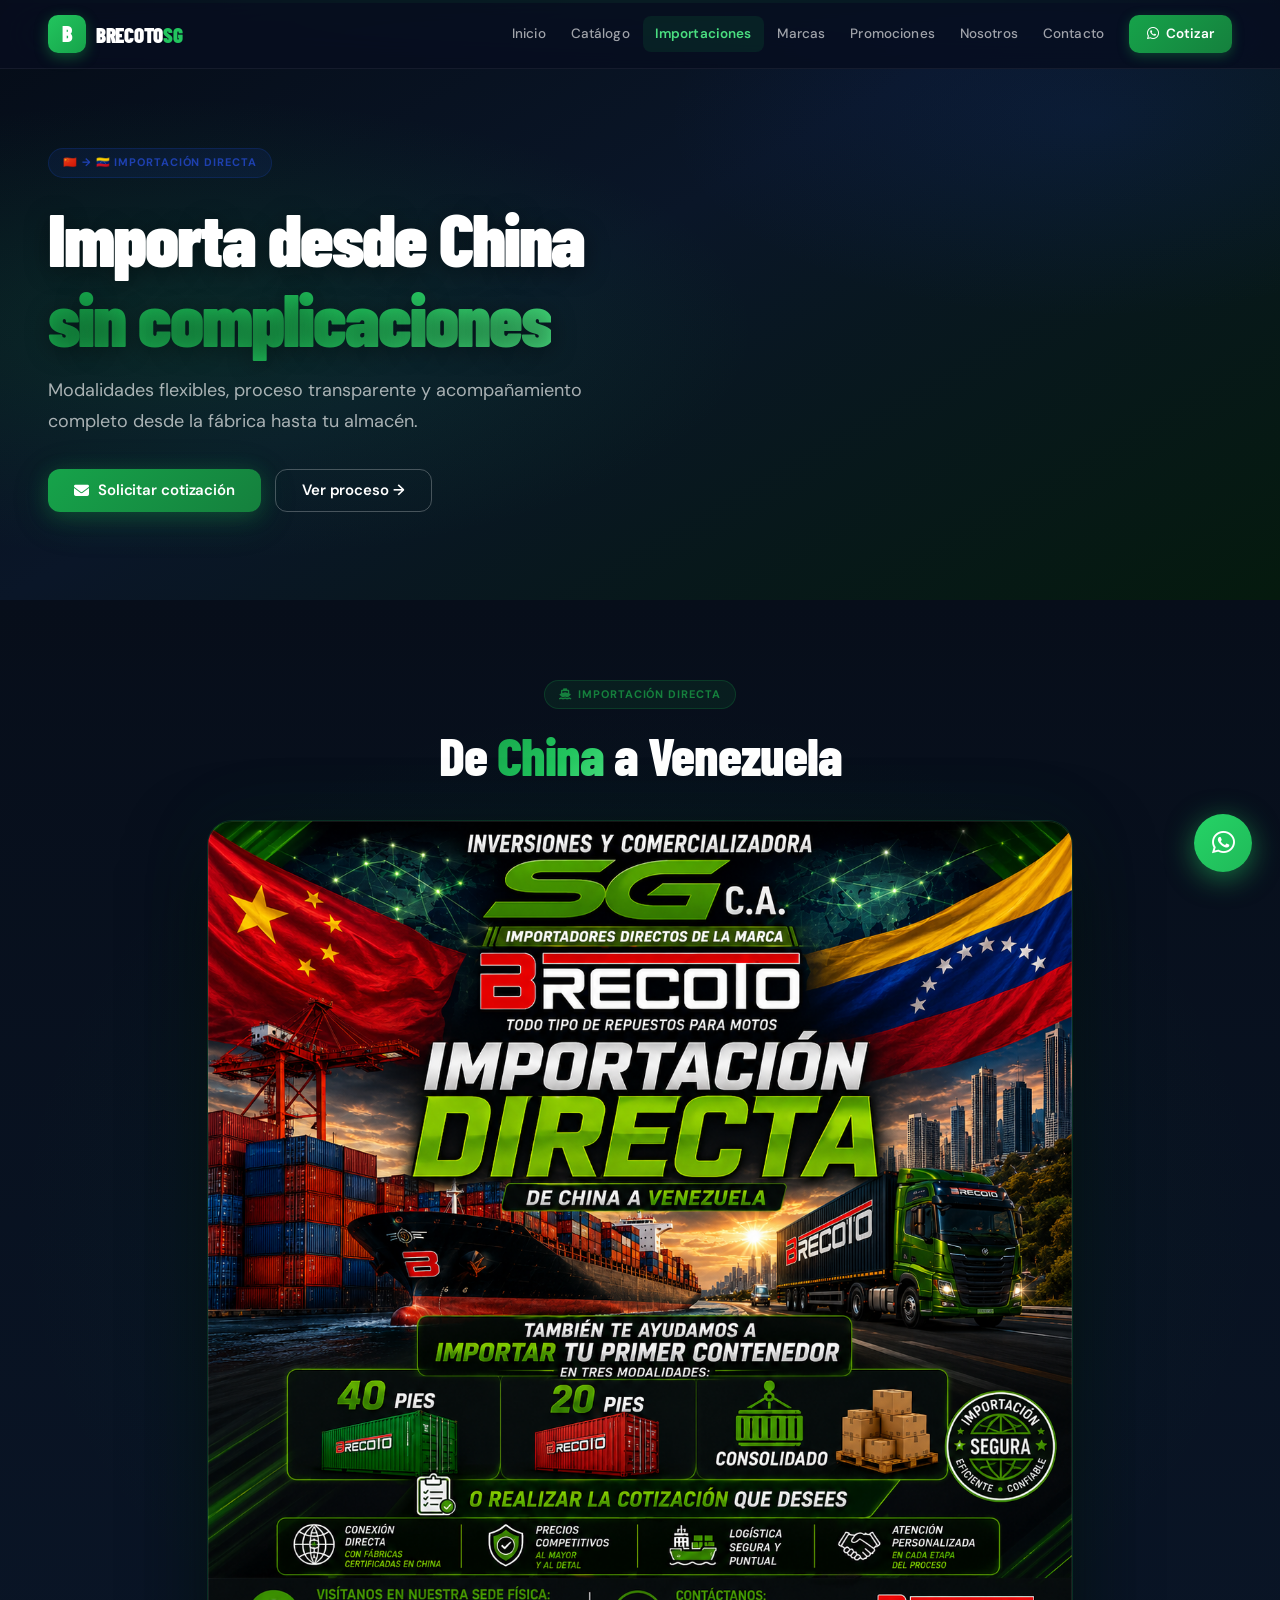
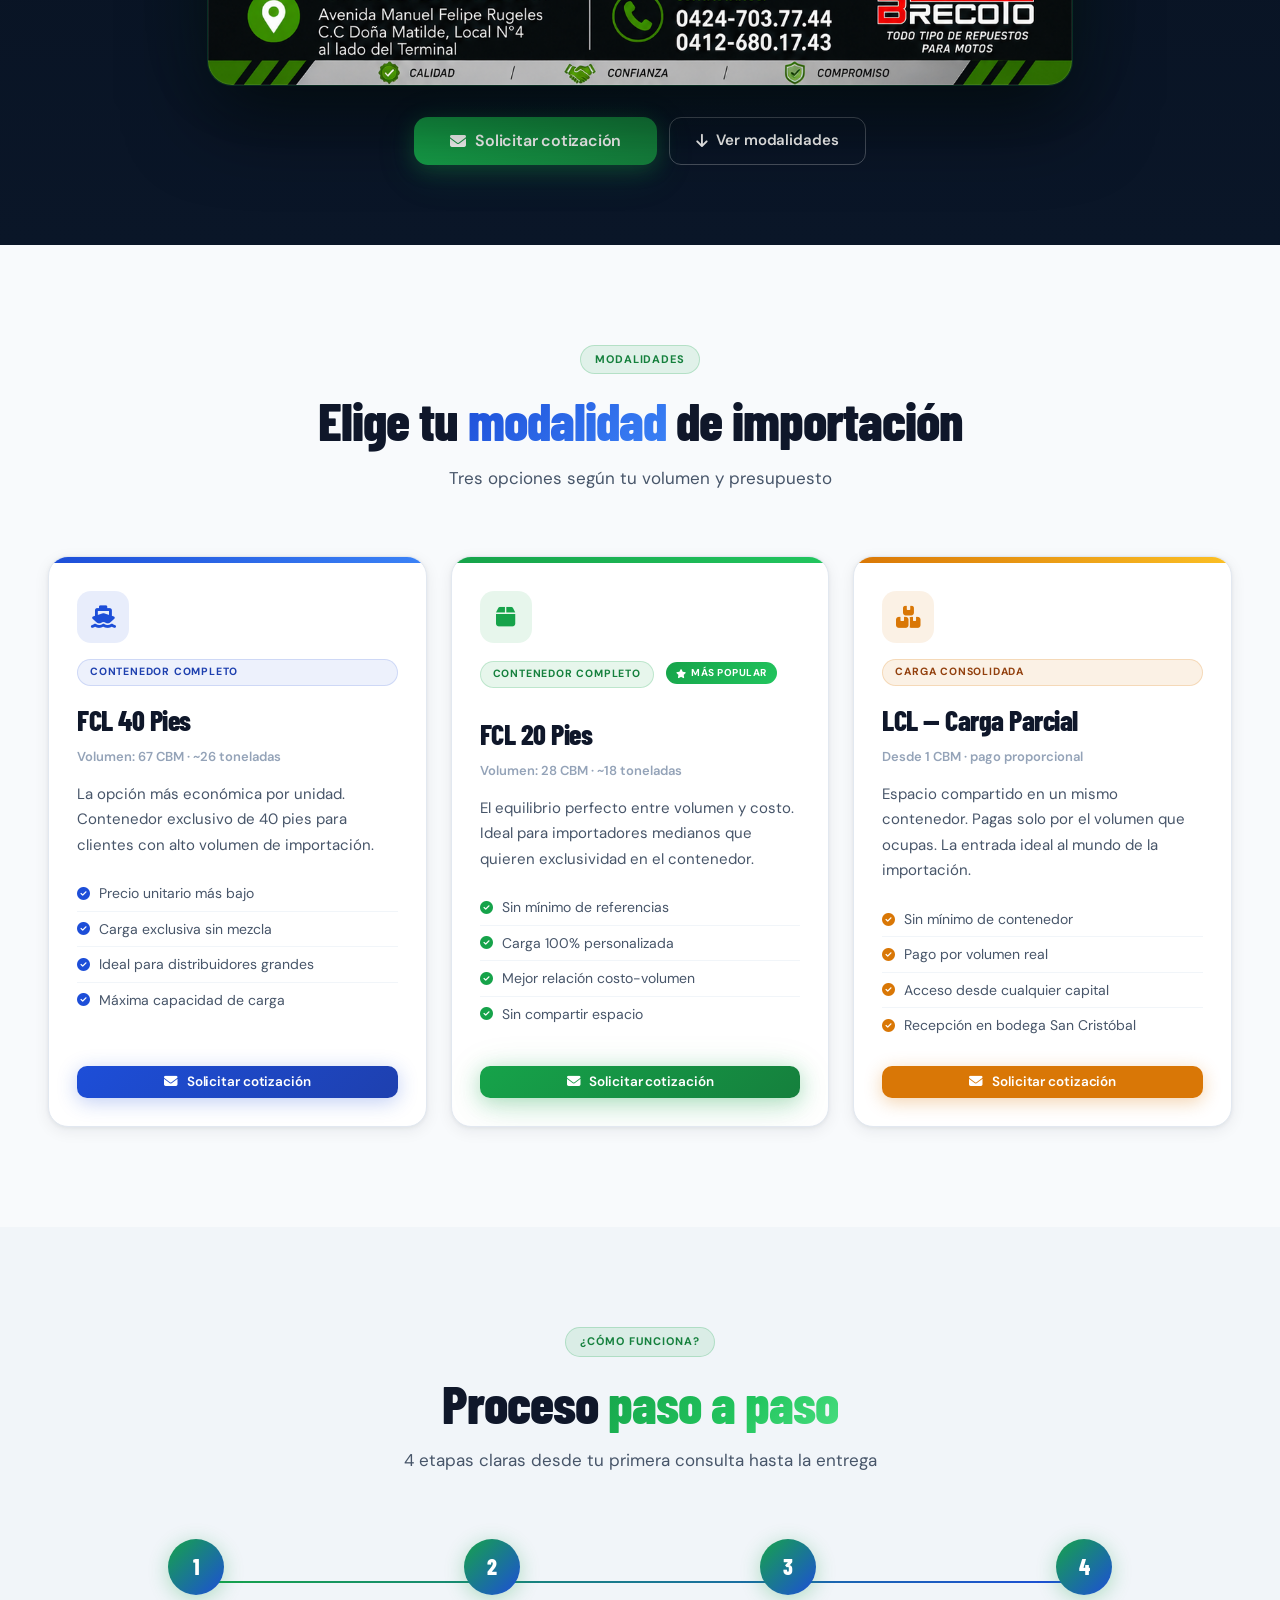
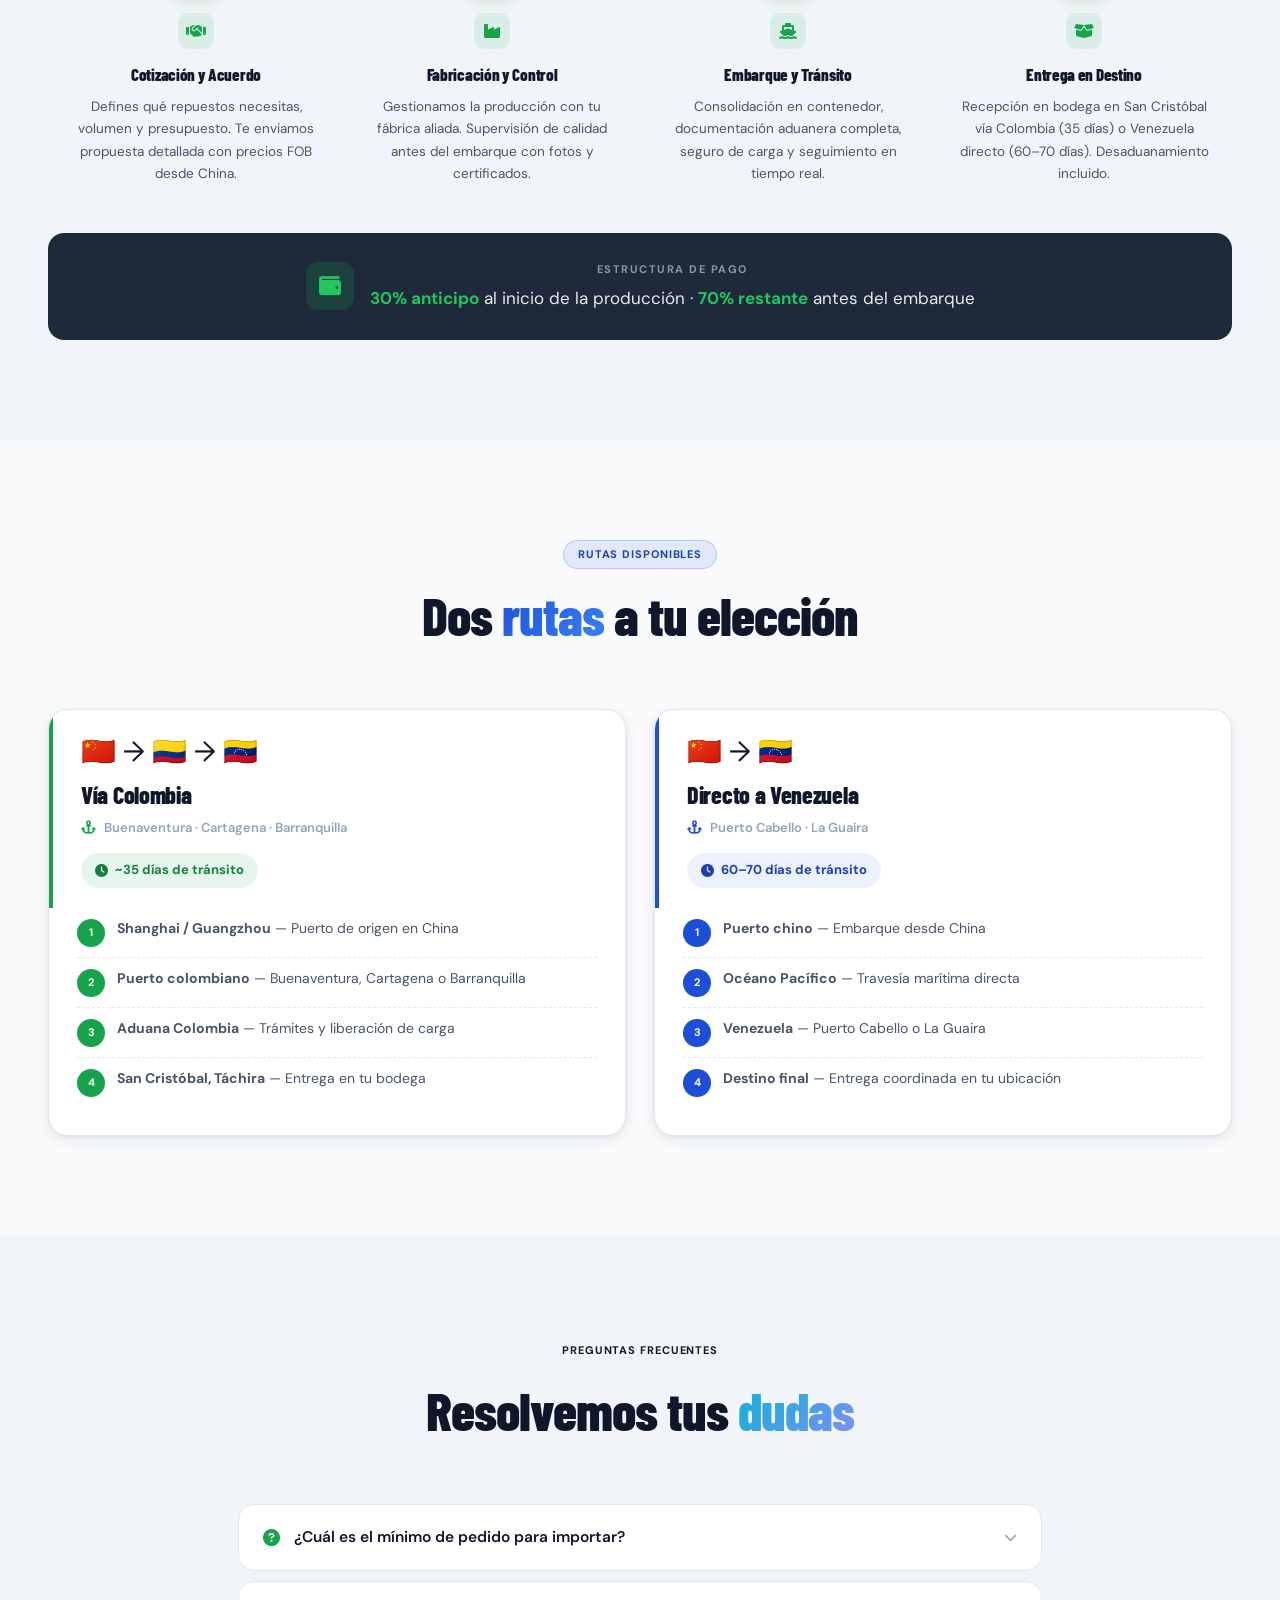
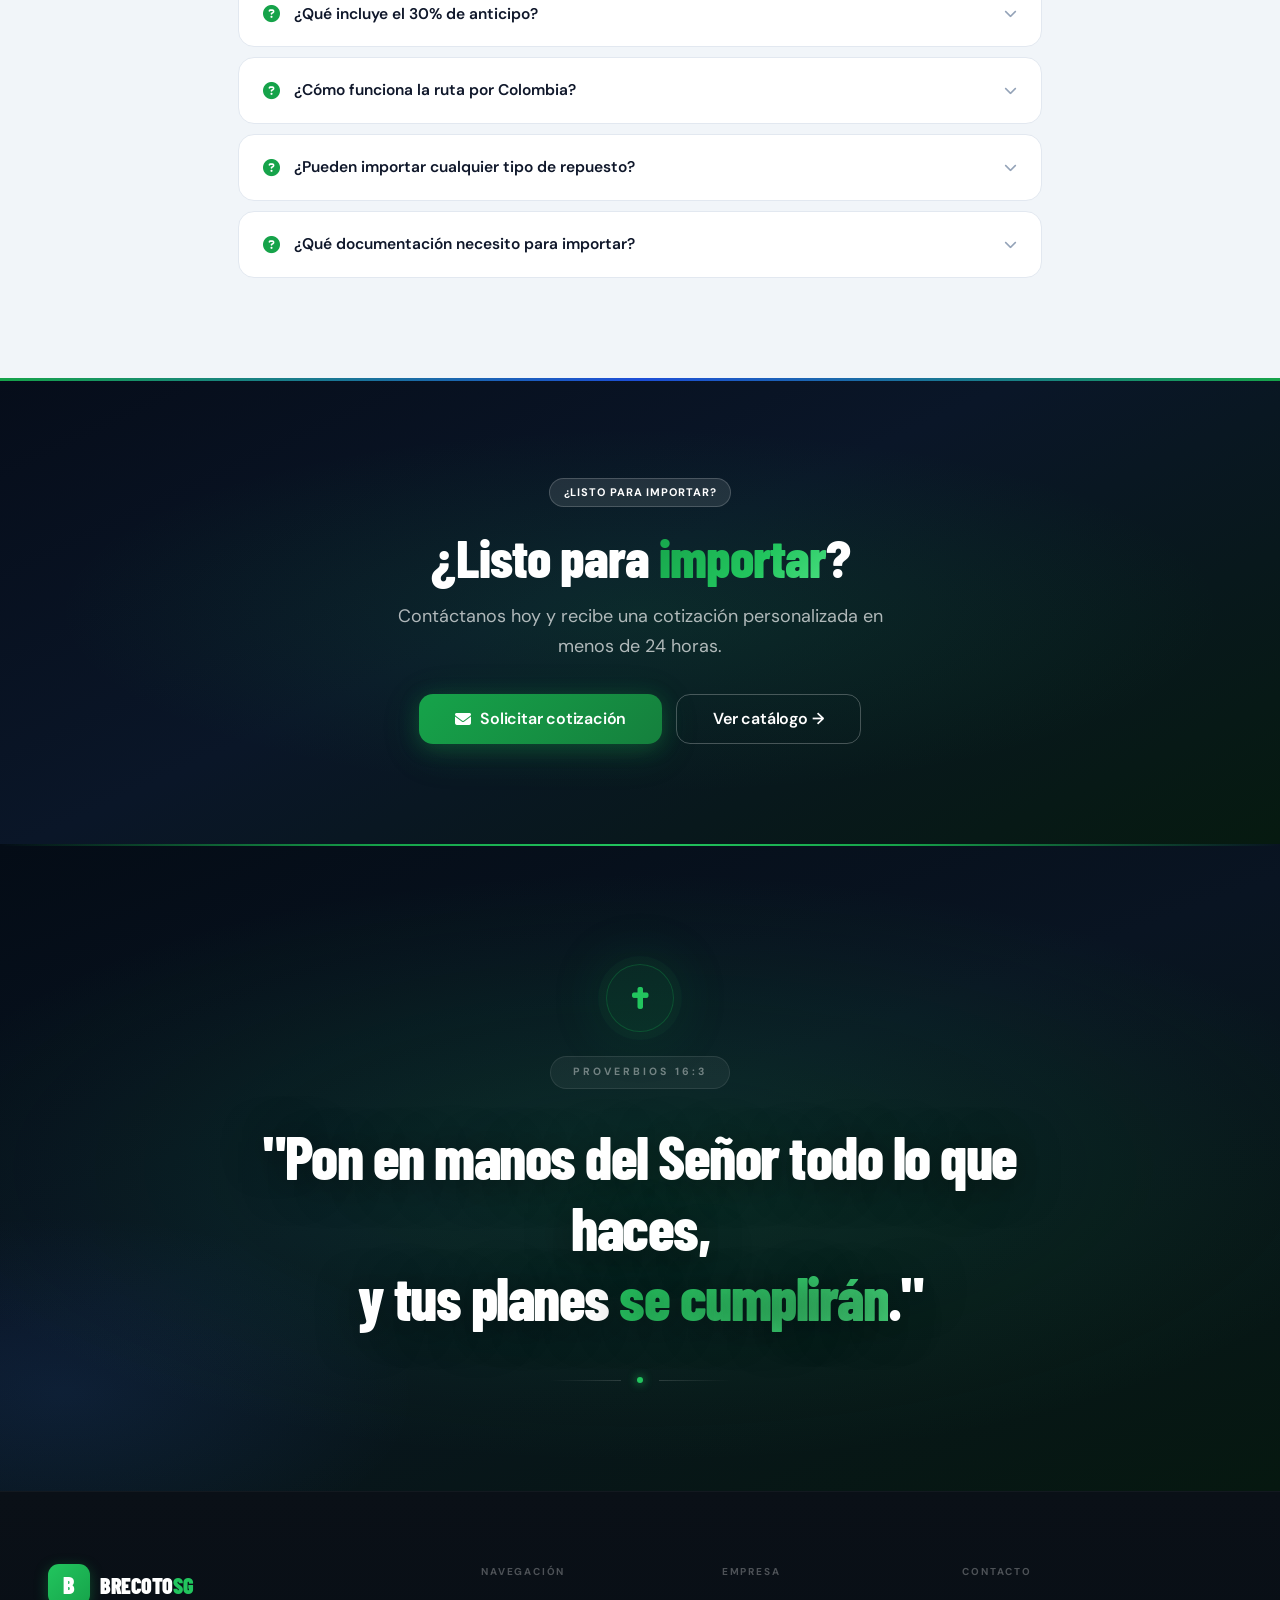
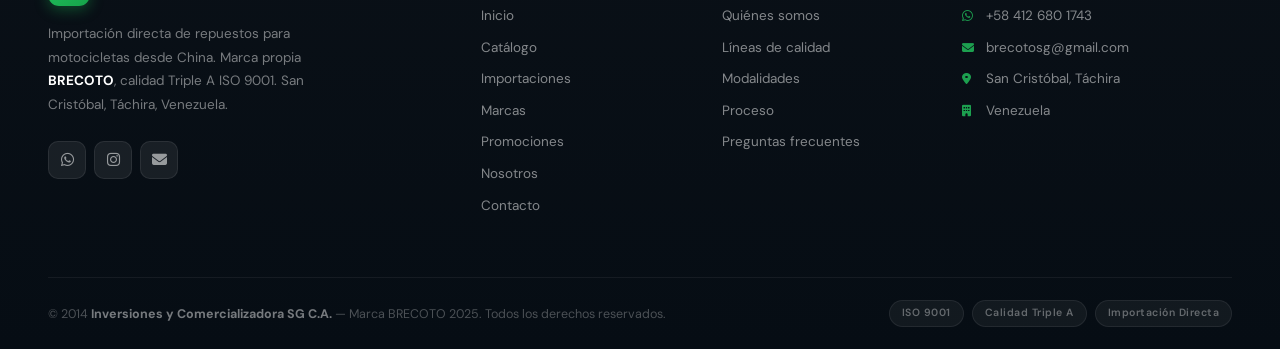
<file: importaciones.html>
<!DOCTYPE html>
<html lang="es">
<head>
  <meta charset="UTF-8">
  <meta name="viewport" content="width=device-width,initial-scale=1">
  <title>Importaciones · BRECOTO SG — FCL, LCL, Importación desde China</title>
  <meta name="description" content="Modalidades de importación directa desde China para Venezuela: FCL 40ft, FCL 20ft y LCL. Proceso, rutas y preguntas frecuentes.">
  <meta name="author" content="Inversiones y Comercializadora SG C.A.">
  <meta name="robots" content="index, follow">
  <meta property="og:type" content="website">
  <meta property="og:title" content="Importaciones · BRECOTO SG — FCL, LCL, Importación desde China">
  <meta property="og:description" content="Modalidades de importación directa desde China para Venezuela: FCL 40ft, FCL 20ft y LCL. Proceso, rutas y preguntas frecuentes.">
  <meta property="og:locale" content="es_VE">
  <link rel="icon" type="image/svg+xml" href="data:image/svg+xml,%3Csvg xmlns='http://www.w3.org/2000/svg' viewBox='0 0 40 40'%3E%3Crect width='40' height='40' rx='10' fill='%2316a34a'/%3E%3Ctext x='20' y='29' font-family='Arial Black,Arial' font-weight='900' font-size='26' text-anchor='middle' fill='%23fff'%3EB%3C/text%3E%3C/svg%3E">
  <link rel="preconnect" href="https://fonts.googleapis.com">
  <link href="https://fonts.googleapis.com/css2?family=Barlow+Condensed:wght@600;700;800;900&family=DM+Sans:wght@400;500;600;700&display=swap" rel="stylesheet">
  <link rel="stylesheet" href="https://cdnjs.cloudflare.com/ajax/libs/font-awesome/6.5.0/css/all.min.css">
  <link rel="stylesheet" href="assets/style.css">
  <style>
  /* ── Modality Cards ─────────────────────────────────────── */
  .modal-grid{
    display:grid;
    grid-template-columns:repeat(3,1fr);
    gap:24px;
  }
  .modal-card{
    background:#fff;
    border:1.5px solid var(--border);
    border-radius:20px;
    overflow:hidden;
    box-shadow:var(--sh1);
    transition:var(--tr);
    display:flex;
    flex-direction:column;
  }
  .modal-card:hover{
    transform:translateY(-5px);
    box-shadow:var(--sh3);
  }
  .modal-card-top{
    height:6px;
    flex-shrink:0;
  }
  .modal-card-top.blue{background:linear-gradient(90deg,var(--blue),var(--blue-l));}
  .modal-card-top.green{background:linear-gradient(90deg,var(--green),var(--green-l));}
  .modal-card-top.gold{background:linear-gradient(90deg,var(--gold),#fbbf24);}
  .modal-card-body{padding:28px;flex:1;display:flex;flex-direction:column;}
  .modal-icon{
    width:52px;height:52px;border-radius:14px;
    display:flex;align-items:center;justify-content:center;
    font-size:22px;margin-bottom:16px;flex-shrink:0;
  }
  .modal-icon.blue{background:rgba(29,78,216,.1);color:var(--blue);}
  .modal-icon.green{background:rgba(22,163,74,.1);color:var(--green);}
  .modal-icon.gold{background:rgba(217,119,6,.1);color:var(--gold);}
  .modal-badge{
    display:inline-flex;align-items:center;
    padding:4px 12px;border-radius:100px;
    font-size:10.5px;font-weight:700;letter-spacing:.8px;text-transform:uppercase;
    margin-bottom:12px;
  }
  .modal-badge.blue{background:rgba(29,78,216,.08);color:var(--blue-d);border:1px solid rgba(29,78,216,.15);}
  .modal-badge.green{background:rgba(22,163,74,.1);color:var(--green-d);border:1px solid rgba(22,163,74,.2);}
  .modal-badge.gold{background:rgba(217,119,6,.1);color:#92400e;border:1px solid rgba(217,119,6,.2);}
  .modal-title{
    font-family:'Barlow Condensed',sans-serif;
    font-size:28px;font-weight:800;letter-spacing:-.5px;
    color:var(--ink);margin-bottom:4px;
  }
  .modal-subtitle{font-size:13px;color:var(--gray);font-weight:600;margin-bottom:14px;}
  .modal-desc{font-size:15px;color:var(--ink3);line-height:1.7;margin-bottom:18px;}
  .modal-features{margin-bottom:24px;flex:1;}
  .modal-features li{
    display:flex;align-items:center;gap:9px;
    font-size:14px;color:var(--ink3);padding:6px 0;
    border-bottom:1px solid var(--bg2);
  }
  .modal-features li:last-child{border-bottom:none;}
  .modal-features li i{font-size:13px;flex-shrink:0;}
  .modal-features li i.blue{color:var(--blue);}
  .modal-features li i.green{color:var(--green);}
  .modal-features li i.gold{color:var(--gold);}
  .popular-badge{
    display:inline-flex;align-items:center;gap:5px;
    background:linear-gradient(135deg,var(--green),var(--green-l));
    color:#fff;padding:3px 10px;border-radius:100px;
    font-size:10px;font-weight:700;letter-spacing:.5px;text-transform:uppercase;
    margin-left:8px;vertical-align:middle;
  }

  /* ── Process Timeline ───────────────────────────────────── */
  .timeline{
    display:grid;
    grid-template-columns:repeat(4,1fr);
    gap:0;
    position:relative;
    margin-bottom:48px;
  }
  .timeline::before{
    content:'';
    position:absolute;
    top:42px;
    left:calc(12.5% + 8px);
    right:calc(12.5% + 8px);
    height:2px;
    background:linear-gradient(90deg,var(--green),var(--blue));
    z-index:0;
  }
  .tl-step{
    display:flex;flex-direction:column;align-items:center;
    text-align:center;padding:0 16px;position:relative;
  }
  .tl-num{
    width:56px;height:56px;border-radius:50%;
    background:linear-gradient(135deg,var(--green),var(--blue));
    color:#fff;font-family:'Barlow Condensed',sans-serif;
    font-size:22px;font-weight:800;
    display:flex;align-items:center;justify-content:center;
    position:relative;z-index:1;
    box-shadow:0 4px 20px rgba(22,163,74,.3);
    flex-shrink:0;margin-bottom:18px;
  }
  .tl-icon{
    width:36px;height:36px;border-radius:10px;
    background:rgba(22,163,74,.1);color:var(--green);
    display:flex;align-items:center;justify-content:center;
    font-size:16px;margin:0 auto 12px;
  }
  .tl-title{
    font-family:'Barlow Condensed',sans-serif;
    font-size:17px;font-weight:800;letter-spacing:-.3px;
    color:var(--ink);margin-bottom:8px;
  }
  .tl-desc{font-size:13.5px;color:var(--ink3);line-height:1.65;}

  .payment-box{
    background:var(--ink2);
    border-radius:16px;
    padding:28px 36px;
    display:flex;align-items:center;justify-content:center;
    gap:16px;flex-wrap:wrap;text-align:center;
  }
  .payment-box-ico{
    width:48px;height:48px;border-radius:12px;
    background:rgba(22,163,74,.2);color:var(--green-l);
    display:flex;align-items:center;justify-content:center;
    font-size:22px;flex-shrink:0;
  }
  .payment-box-txt{color:#fff;}
  .payment-box-txt .label{
    font-size:11px;font-weight:700;letter-spacing:1.5px;
    text-transform:uppercase;color:rgba(255,255,255,.5);
    margin-bottom:6px;
  }
  .payment-box-txt p{
    font-size:17px;color:rgba(255,255,255,.9);line-height:1.6;
  }
  .payment-box-txt strong{color:var(--green-l);}

  /* ── Route Cards ────────────────────────────────────────── */
  .routes-grid{
    display:grid;grid-template-columns:1fr 1fr;gap:28px;
  }
  .route-card{
    background:#fff;border:1.5px solid var(--border);
    border-radius:20px;overflow:hidden;
    box-shadow:var(--sh1);transition:var(--tr);
  }
  .route-card:hover{transform:translateY(-4px);box-shadow:var(--sh3);}
  .route-card-hdr{
    padding:28px 28px 20px;
  }
  .route-card-hdr.green{border-left:4px solid var(--green);}
  .route-card-hdr.blue{border-left:4px solid var(--blue);}
  .route-flag{font-size:28px;margin-bottom:10px;line-height:1;}
  .route-name{
    font-family:'Barlow Condensed',sans-serif;
    font-size:24px;font-weight:800;letter-spacing:-.3px;
    color:var(--ink);margin-bottom:4px;
  }
  .route-ports{font-size:13px;color:var(--gray);font-weight:600;margin-bottom:14px;}
  .route-transit{
    display:inline-flex;align-items:center;gap:7px;
    padding:7px 14px;border-radius:100px;
    font-size:13px;font-weight:700;
  }
  .route-transit.green{background:rgba(22,163,74,.1);color:var(--green-d);}
  .route-transit.blue{background:rgba(29,78,216,.08);color:var(--blue-d);}
  .route-steps{
    padding:0 28px 28px;
    display:flex;flex-direction:column;gap:0;
  }
  .route-step{
    display:flex;align-items:flex-start;gap:12px;
    padding:10px 0;
  }
  .route-step:not(:last-child){
    border-bottom:1px dashed var(--border);
  }
  .route-step-dot{
    width:28px;height:28px;border-radius:50%;
    display:flex;align-items:center;justify-content:center;
    font-size:11px;font-weight:700;color:#fff;flex-shrink:0;
    margin-top:1px;
  }
  .route-step-dot.green{background:var(--green);}
  .route-step-dot.blue{background:var(--blue);}
  .route-step-txt{font-size:14px;color:var(--ink3);line-height:1.5;}

  /* ── CTA Final Section ──────────────────────────────────── */
  .cta-final-sec{
    background:linear-gradient(155deg,#060d1a 0%,#0a1628 45%,#061a10 100%);
    padding:100px 0;
    text-align:center;
    position:relative;overflow:hidden;
  }
  .cta-final-sec::before{
    content:'';position:absolute;inset:0;
    background:radial-gradient(ellipse 70% 60% at 50% 50%,rgba(22,163,74,.14) 0%,transparent 65%);
    pointer-events:none;
  }
  .cta-final-sec::after{
    content:'';position:absolute;top:0;left:0;right:0;height:3px;
    background:linear-gradient(90deg,var(--green),var(--blue),var(--green));
  }
  .cta-final-inner{position:relative;z-index:1;}
  .cta-final-inner h2{color:#fff;margin-bottom:14px;}
  .cta-final-inner .lead{color:rgba(255,255,255,.68);max-width:540px;margin:0 auto 32px;}
  .cta-btns{display:flex;gap:14px;justify-content:center;flex-wrap:wrap;}

  /* ── Responsive ─────────────────────────────────────────── */
  @media(max-width:900px){
    .modal-grid{grid-template-columns:1fr;}
    .timeline{grid-template-columns:1fr 1fr;gap:32px;}
    .timeline::before{display:none;}
    .routes-grid{grid-template-columns:1fr;}
  }
  @media(max-width:600px){
    .timeline{grid-template-columns:1fr;}
    .tl-step{align-items:flex-start;text-align:left;flex-direction:row;gap:16px;}
    .tl-num{margin-bottom:0;flex-shrink:0;}
    .payment-box{padding:20px;}
  }
  </style>
</head>
<body>

<!-- NAVBAR -->
<nav id="nav">
  <div class="nav-wrap">
    <a href="index.html" class="brand"><div class="brand-ico">B</div><span class="brand-txt">BRECOTO<em>SG</em></span></a>
    <div class="nav-links">
      <a href="index.html" class="nl" data-page="index">Inicio</a>
      <a href="catalogo.html" class="nl" data-page="catalogo">Catálogo</a>
      <a href="importaciones.html" class="nl act" data-page="importaciones">Importaciones</a>
      <a href="marcas.html" class="nl" data-page="marcas">Marcas</a>
      <a href="promociones.html" class="nl" data-page="promociones">Promociones</a>
      <a href="nosotros.html" class="nl" data-page="nosotros">Nosotros</a>
      <a href="contacto.html" class="nl" data-page="contacto">Contacto</a>
      <a href="https://wa.me/584126801743" target="_blank" rel="noopener" class="nav-cta"><i class="fab fa-whatsapp"></i> Cotizar</a>
    </div>
    <button class="burger" id="burger" onclick="toggleMenu()" aria-label="Menú"><span></span><span></span><span></span></button>
  </div>
  <div class="mob-menu" id="mob-menu">
    <a href="index.html" class="nl" data-page="index">Inicio</a>
    <a href="catalogo.html" class="nl" data-page="catalogo">Catálogo</a>
    <a href="importaciones.html" class="nl" data-page="importaciones">Importaciones</a>
    <a href="marcas.html" class="nl" data-page="marcas">Marcas</a>
    <a href="promociones.html" class="nl" data-page="promociones">Promociones</a>
    <a href="nosotros.html" class="nl" data-page="nosotros">Nosotros</a>
    <a href="contacto.html" class="nl" data-page="contacto">Contacto</a>
    <a href="https://wa.me/584126801743" target="_blank" rel="noopener" class="nav-cta"><i class="fab fa-whatsapp"></i> Cotizar por WhatsApp</a>
  </div>
</nav>

<!-- PAGE HERO -->
<section class="page-hero">
  <div class="ph-inner">
    <div class="chip chip-b fi">🇨🇳 → 🇻🇪 Importación Directa</div>
    <h1 class="h1 fi d1">Importa desde China<br><span class="gtxt-g">sin complicaciones</span></h1>
    <p class="lead fi d2">Modalidades flexibles, proceso transparente y acompañamiento completo desde la fábrica hasta tu almacén.</p>
    <div class="ph-btns fi d3">
      <a href="contacto.html" class="btn btn-g"><i class="fas fa-envelope"></i> Solicitar cotización</a>
      <a href="#proceso" class="btn btn-out-w">Ver proceso →</a>
    </div>
  </div>
</section>

<!-- FLYER IMPORTACIÓN DIRECTA -->
<section style="background:linear-gradient(180deg,#070e1a 0%,#0a1628 100%);padding:80px 0;position:relative;overflow:hidden;">
  <div style="position:absolute;inset:0;background:radial-gradient(ellipse 70% 60% at 50% 50%,rgba(22,163,74,.08) 0%,transparent 70%);pointer-events:none;"></div>
  <div class="wrap fi" style="max-width:920px;position:relative;z-index:1;">
    <div style="text-align:center;margin-bottom:36px;">
      <span class="chip chip-g" style="margin-bottom:16px;"><i class="fas fa-ship"></i> Importación Directa</span>
      <h2 class="h2" style="color:#fff;margin-top:0;">De <span class="gtxt-g">China</span> a Venezuela</h2>
    </div>
    <div style="position:relative;border-radius:24px;overflow:hidden;box-shadow:0 0 0 1px rgba(22,163,74,.2),0 32px 80px rgba(0,0,0,.6),0 0 80px rgba(22,163,74,.08);line-height:0;">
      <img src="images/imporacion-directa.jpg.png"
           alt="BRECOTO — Importación Directa de China a Venezuela. Contenedores 40 y 20 pies, carga consolidada."
           style="width:100%;height:auto;display:block;"
           onerror="this.parentElement.style.display='none'">
      <div style="position:absolute;inset:0;border-radius:24px;box-shadow:inset 0 0 0 1px rgba(255,255,255,.08);pointer-events:none;"></div>
    </div>
    <div style="display:flex;justify-content:center;gap:12px;margin-top:32px;flex-wrap:wrap;">
      <a href="contacto.html" class="btn btn-g btn-lg"><i class="fas fa-envelope"></i> Solicitar cotización</a>
      <a href="#modalidades" class="btn btn-out-w"><i class="fas fa-arrow-down"></i> Ver modalidades</a>
    </div>
  </div>
</section>

<!-- MODALIDADES -->
<section id="modalidades" class="sec">
  <div class="wrap">
    <div class="sec-head">
      <div class="chip chip-g fi">Modalidades</div>
      <h2 class="h2 fi d1">Elige tu <span class="gtxt-b">modalidad</span> de importación</h2>
      <p class="sub fi d2">Tres opciones según tu volumen y presupuesto</p>
    </div>

    <div class="modal-grid">

      <!-- FCL 40ft -->
      <div class="modal-card fi d1">
        <div class="modal-card-top blue"></div>
        <div class="modal-card-body">
          <div class="modal-icon blue"><i class="fas fa-ship"></i></div>
          <div class="modal-badge blue">Contenedor Completo</div>
          <div class="modal-title">FCL 40 Pies</div>
          <div class="modal-subtitle">Volumen: 67 CBM · ~26 toneladas</div>
          <p class="modal-desc">La opción más económica por unidad. Contenedor exclusivo de 40 pies para clientes con alto volumen de importación.</p>
          <ul class="modal-features">
            <li><i class="fas fa-check-circle blue"></i> Precio unitario más bajo</li>
            <li><i class="fas fa-check-circle blue"></i> Carga exclusiva sin mezcla</li>
            <li><i class="fas fa-check-circle blue"></i> Ideal para distribuidores grandes</li>
            <li><i class="fas fa-check-circle blue"></i> Máxima capacidad de carga</li>
          </ul>
            <a href="contacto.html" class="btn btn-b btn-sm" style="width:100%;justify-content:center;"><i class="fas fa-envelope"></i> Solicitar cotización</a>
        </div>
      </div>

      <!-- FCL 20ft (más popular) -->
      <div class="modal-card fi d2">
        <div class="modal-card-top green"></div>
        <div class="modal-card-body">
          <div class="modal-icon green"><i class="fas fa-box"></i></div>
          <div style="margin-bottom:12px;">
            <span class="modal-badge green">Contenedor Completo</span>
            <span class="popular-badge"><i class="fas fa-star" style="font-size:9px;"></i> Más popular</span>
          </div>
          <div class="modal-title">FCL 20 Pies</div>
          <div class="modal-subtitle">Volumen: 28 CBM · ~18 toneladas</div>
          <p class="modal-desc">El equilibrio perfecto entre volumen y costo. Ideal para importadores medianos que quieren exclusividad en el contenedor.</p>
          <ul class="modal-features">
            <li><i class="fas fa-check-circle green"></i> Sin mínimo de referencias</li>
            <li><i class="fas fa-check-circle green"></i> Carga 100% personalizada</li>
            <li><i class="fas fa-check-circle green"></i> Mejor relación costo-volumen</li>
            <li><i class="fas fa-check-circle green"></i> Sin compartir espacio</li>
          </ul>
            <a href="contacto.html" class="btn btn-g btn-sm" style="width:100%;justify-content:center;"><i class="fas fa-envelope"></i> Solicitar cotización</a>
        </div>
      </div>

      <!-- LCL -->
      <div class="modal-card fi d3">
        <div class="modal-card-top gold"></div>
        <div class="modal-card-body">
          <div class="modal-icon gold"><i class="fas fa-boxes-stacked"></i></div>
          <div class="modal-badge gold">Carga Consolidada</div>
          <div class="modal-title">LCL — Carga Parcial</div>
          <div class="modal-subtitle">Desde 1 CBM · pago proporcional</div>
          <p class="modal-desc">Espacio compartido en un mismo contenedor. Pagas solo por el volumen que ocupas. La entrada ideal al mundo de la importación.</p>
          <ul class="modal-features">
            <li><i class="fas fa-check-circle gold"></i> Sin mínimo de contenedor</li>
            <li><i class="fas fa-check-circle gold"></i> Pago por volumen real</li>
            <li><i class="fas fa-check-circle gold"></i> Acceso desde cualquier capital</li>
            <li><i class="fas fa-check-circle gold"></i> Recepción en bodega San Cristóbal</li>
          </ul>
            <a href="contacto.html" class="btn btn-sm" style="width:100%;justify-content:center;background:var(--gold);color:#fff;box-shadow:0 4px 18px rgba(217,119,6,.32);"><i class="fas fa-envelope"></i> Solicitar cotización</a>
        </div>
      </div>

    </div>
  </div>
</section>

<!-- PROCESO -->
<section id="proceso" class="sec sec-alt">
  <div class="wrap">
    <div class="sec-head">
      <div class="chip chip-g fi">¿Cómo funciona?</div>
      <h2 class="h2 fi d1">Proceso <span class="gtxt-g">paso a paso</span></h2>
      <p class="sub fi d2">4 etapas claras desde tu primera consulta hasta la entrega</p>
    </div>

    <div class="timeline">

      <div class="tl-step fi d1">
        <div class="tl-num">1</div>
        <div class="tl-icon"><i class="fas fa-handshake"></i></div>
        <div class="tl-title">Cotización y Acuerdo</div>
        <p class="tl-desc">Defines qué repuestos necesitas, volumen y presupuesto. Te enviamos propuesta detallada con precios FOB desde China.</p>
      </div>

      <div class="tl-step fi d2">
        <div class="tl-num">2</div>
        <div class="tl-icon"><i class="fas fa-industry"></i></div>
        <div class="tl-title">Fabricación y Control</div>
        <p class="tl-desc">Gestionamos la producción con tu fábrica aliada. Supervisión de calidad antes del embarque con fotos y certificados.</p>
      </div>

      <div class="tl-step fi d3">
        <div class="tl-num">3</div>
        <div class="tl-icon"><i class="fas fa-ship"></i></div>
        <div class="tl-title">Embarque y Tránsito</div>
        <p class="tl-desc">Consolidación en contenedor, documentación aduanera completa, seguro de carga y seguimiento en tiempo real.</p>
      </div>

      <div class="tl-step fi d4">
        <div class="tl-num">4</div>
        <div class="tl-icon"><i class="fas fa-box-open"></i></div>
        <div class="tl-title">Entrega en Destino</div>
        <p class="tl-desc">Recepción en bodega en San Cristóbal vía Colombia (35 días) o Venezuela directo (60–70 días). Desaduanamiento incluido.</p>
      </div>

    </div>

    <div class="payment-box fi">
      <div class="payment-box-ico"><i class="fas fa-wallet"></i></div>
      <div class="payment-box-txt">
        <div class="label">Estructura de pago</div>
        <p><strong>30% anticipo</strong> al inicio de la producción · <strong>70% restante</strong> antes del embarque</p>
      </div>
    </div>

  </div>
</section>

<!-- RUTAS -->
<section id="rutas" class="sec">
  <div class="wrap">
    <div class="sec-head">
      <div class="chip chip-b fi">Rutas disponibles</div>
      <h2 class="h2 fi d1">Dos <span class="gtxt-b">rutas</span> a tu elección</h2>
    </div>

    <div class="routes-grid">

      <!-- Ruta Colombia -->
      <div class="route-card fi d1">
        <div class="route-card-hdr green">
          <div class="route-flag">🇨🇳 → 🇨🇴 → 🇻🇪</div>
          <div class="route-name">Vía Colombia</div>
          <div class="route-ports"><i class="fas fa-anchor" style="color:var(--green);margin-right:5px;"></i> Buenaventura · Cartagena · Barranquilla</div>
          <span class="route-transit green"><i class="fas fa-clock"></i> ~35 días de tránsito</span>
        </div>
        <div class="route-steps">
          <div class="route-step">
            <div class="route-step-dot green">1</div>
            <div class="route-step-txt"><strong>Shanghai / Guangzhou</strong> — Puerto de origen en China</div>
          </div>
          <div class="route-step">
            <div class="route-step-dot green">2</div>
            <div class="route-step-txt"><strong>Puerto colombiano</strong> — Buenaventura, Cartagena o Barranquilla</div>
          </div>
          <div class="route-step">
            <div class="route-step-dot green">3</div>
            <div class="route-step-txt"><strong>Aduana Colombia</strong> — Trámites y liberación de carga</div>
          </div>
          <div class="route-step">
            <div class="route-step-dot green">4</div>
            <div class="route-step-txt"><strong>San Cristóbal, Táchira</strong> — Entrega en tu bodega</div>
          </div>
        </div>
      </div>

      <!-- Ruta Directa Venezuela -->
      <div class="route-card fi d2">
        <div class="route-card-hdr blue">
          <div class="route-flag">🇨🇳 → 🇻🇪</div>
          <div class="route-name">Directo a Venezuela</div>
          <div class="route-ports"><i class="fas fa-anchor" style="color:var(--blue);margin-right:5px;"></i> Puerto Cabello · La Guaira</div>
          <span class="route-transit blue"><i class="fas fa-clock"></i> 60–70 días de tránsito</span>
        </div>
        <div class="route-steps">
          <div class="route-step">
            <div class="route-step-dot blue">1</div>
            <div class="route-step-txt"><strong>Puerto chino</strong> — Embarque desde China</div>
          </div>
          <div class="route-step">
            <div class="route-step-dot blue">2</div>
            <div class="route-step-txt"><strong>Océano Pacífico</strong> — Travesía marítima directa</div>
          </div>
          <div class="route-step">
            <div class="route-step-dot blue">3</div>
            <div class="route-step-txt"><strong>Venezuela</strong> — Puerto Cabello o La Guaira</div>
          </div>
          <div class="route-step">
            <div class="route-step-dot blue">4</div>
            <div class="route-step-txt"><strong>Destino final</strong> — Entrega coordinada en tu ubicación</div>
          </div>
        </div>
      </div>

    </div>
  </div>
</section>

<!-- FAQ -->
<section id="faq" class="sec sec-alt">
  <div class="wrap" style="max-width:860px;">
    <div class="sec-head">
      <div class="chip fi">Preguntas Frecuentes</div>
      <h2 class="h2 fi d1">Resolvemos tus <span class="gtxt-cool">dudas</span></h2>
    </div>

    <div class="faq-list">

      <div class="faq-item fi d1">
        <div class="faq-q" onclick="toggleFaq(this)">
          <i class="fas fa-circle-question faq-q-ico"></i>
          <span class="faq-q-txt">¿Cuál es el mínimo de pedido para importar?</span>
          <i class="fas fa-chevron-down faq-q-chev"></i>
        </div>
        <div class="faq-a">
          <div class="faq-a-in">No existe un mínimo en unidades. En LCL pagas solo por el volumen (CBM) que ocupa tu carga, desde 1 CBM. Para FCL 20ft necesitas llenar aproximadamente 28 CBM. Te ayudamos a calcular la combinación óptima de productos según tu presupuesto.</div>
        </div>
      </div>

      <div class="faq-item fi d2">
        <div class="faq-q" onclick="toggleFaq(this)">
          <i class="fas fa-circle-question faq-q-ico"></i>
          <span class="faq-q-txt">¿Qué incluye el 30% de anticipo?</span>
          <i class="fas fa-chevron-down faq-q-chev"></i>
        </div>
        <div class="faq-a">
          <div class="faq-a-in">El anticipo del 30% cubre el inicio de la producción en la fábrica, la reserva de materiales, la gestión del pedido y los costos administrativos del proceso. El 70% restante se paga una vez terminada la producción, antes del embarque.</div>
        </div>
      </div>

      <div class="faq-item fi d3">
        <div class="faq-q" onclick="toggleFaq(this)">
          <i class="fas fa-circle-question faq-q-ico"></i>
          <span class="faq-q-txt">¿Cómo funciona la ruta por Colombia?</span>
          <i class="fas fa-chevron-down faq-q-chev"></i>
        </div>
        <div class="faq-a">
          <div class="faq-a-in">Tu mercancía llega al puerto de Buenaventura, Cartagena o Barranquilla en Colombia. Desde allí se traslada por tierra hasta la frontera colombo-venezolana y luego a San Cristóbal, Táchira. El tiempo total es de aproximadamente 35 días desde China.</div>
        </div>
      </div>

      <div class="faq-item fi d4">
        <div class="faq-q" onclick="toggleFaq(this)">
          <i class="fas fa-circle-question faq-q-ico"></i>
          <span class="faq-q-txt">¿Pueden importar cualquier tipo de repuesto?</span>
          <i class="fas fa-chevron-down faq-q-chev"></i>
        </div>
        <div class="faq-a">
          <div class="faq-a-in">Sí. Trabajamos con 5 categorías principales: Sistema Eléctrico, Motor &amp; Mecánica, Frenos, Transmisión y Carrocería. También gestionamos repuestos específicos bajo pedido si tienes proveedores en China con quienes ya trabajas.</div>
        </div>
      </div>

      <div class="faq-item fi d5">
        <div class="faq-q" onclick="toggleFaq(this)">
          <i class="fas fa-circle-question faq-q-ico"></i>
          <span class="faq-q-txt">¿Qué documentación necesito para importar?</span>
          <i class="fas fa-chevron-down faq-q-chev"></i>
        </div>
        <div class="faq-a">
          <div class="faq-a-in">Para Venezuela: RIF vigente, documento de identidad y cuenta bancaria activa. BRECOTO gestiona todos los documentos de importación: BL (Bill of Lading), factura comercial, packing list, certificado de origen y trámites aduaneros.</div>
        </div>
      </div>

    </div>
  </div>
</section>

<!-- CTA FINAL -->
<section id="cta-final" class="cta-final-sec">
  <div class="wrap cta-final-inner">
    <div class="chip chip-w fi" style="margin-bottom:20px;">¿Listo para importar?</div>
    <h2 class="h2 fi d1">¿Listo para <span class="gtxt-g">importar</span>?</h2>
    <p class="lead fi d2">Contáctanos hoy y recibe una cotización personalizada en menos de 24 horas.</p>
    <div class="cta-btns fi d3">
      <a href="contacto.html" class="btn btn-g btn-lg"><i class="fas fa-envelope"></i> Solicitar cotización</a>
      <a href="catalogo.html" class="btn btn-out-w btn-lg">Ver catálogo →</a>
    </div>
  </div>
</section>

<!-- BIBLE VERSE -->
<section id="versiculo">
  <div class="vs-inner">
    <div class="vs-cross fi"><i class="fas fa-cross"></i></div>
    <div class="vs-ref fi d1"><span>Proverbios 16:3</span></div>
    <blockquote class="vs-quote fi d2">
      "Pon en manos del Señor todo lo que haces,<br>
      y tus planes <em>se cumplirán</em>."
    </blockquote>
    <div class="vs-divider fi d3">
      <div class="vs-line"></div>
      <div class="vs-dot"></div>
      <div class="vs-line vs-line-r"></div>
    </div>
  </div>
</section>

<!-- FOOTER -->
<footer>
  <div class="wrap">
    <div class="ft-grid">
      <div>
        <div class="ft-brand-row"><div class="ft-brand-ico">B</div><div class="ft-brand-name">BRECOTO<span>SG</span></div></div>
        <p class="ft-desc">Importación directa de repuestos para motocicletas desde China. Marca propia <strong style="color:#fff;">BRECOTO</strong>, calidad Triple A ISO 9001. San Cristóbal, Táchira, Venezuela.</p>
        <div class="ft-soc">
          <a href="https://wa.me/584126801743" target="_blank" rel="noopener" class="ft-si"><i class="fab fa-whatsapp"></i></a>
          <a href="https://www.instagram.com/brecoto_sg?igsh=eXhyN2drc295OWs=" target="_blank" rel="noopener" class="ft-si"><i class="fab fa-instagram"></i></a>
          <a href="mailto:brecotosg@gmail.com" class="ft-si"><i class="fas fa-envelope"></i></a>
        </div>
      </div>
      <div>
        <div class="ft-col-title">Navegación</div>
        <a href="index.html" class="ft-link">Inicio</a><a href="catalogo.html" class="ft-link">Catálogo</a><a href="importaciones.html" class="ft-link">Importaciones</a><a href="marcas.html" class="ft-link">Marcas</a><a href="promociones.html" class="ft-link">Promociones</a><a href="nosotros.html" class="ft-link">Nosotros</a><a href="contacto.html" class="ft-link">Contacto</a>
      </div>
      <div>
        <div class="ft-col-title">Empresa</div>
        <a href="nosotros.html" class="ft-link">Quiénes somos</a><a href="marcas.html" class="ft-link">Líneas de calidad</a><a href="importaciones.html" class="ft-link">Modalidades</a><a href="importaciones.html#proceso" class="ft-link">Proceso</a><a href="importaciones.html#faq" class="ft-link">Preguntas frecuentes</a>
      </div>
      <div>
        <div class="ft-col-title">Contacto</div>
        <a href="https://wa.me/584126801743" target="_blank" rel="noopener" class="ft-link"><i class="fab fa-whatsapp"></i> +58 412 680 1743</a>
        <a href="mailto:brecotosg@gmail.com" class="ft-link"><i class="fas fa-envelope"></i> brecotosg@gmail.com</a>
        <span class="ft-link"><i class="fas fa-location-dot"></i> San Cristóbal, Táchira</span>
        <span class="ft-link"><i class="fas fa-building"></i> Venezuela</span>
      </div>
    </div>
    <div class="ft-bottom">
      <span>© 2014 <strong>Inversiones y Comercializadora SG C.A.</strong> — Marca BRECOTO 2025. Todos los derechos reservados.</span>
      <span class="ft-certs"><span class="ft-cert">ISO 9001</span><span class="ft-cert">Calidad Triple A</span><span class="ft-cert">Importación Directa</span></span>
    </div>
  </div>
</footer>

<a href="https://wa.me/584126801743" target="_blank" rel="noopener" id="wa-fab" title="WhatsApp"><i class="fab fa-whatsapp"></i></a>

<script>
/* ── Navbar scroll ── */
window.addEventListener('scroll',()=>{
  document.getElementById('nav').classList.toggle('scrolled',window.scrollY>40);
});

/* ── Mobile menu ── */
function toggleMenu(){
  const burger=document.getElementById('burger');
  const mob=document.getElementById('mob-menu');
  burger.classList.toggle('open');
  mob.classList.toggle('open');
}

/* ── FAQ accordion ── */
function toggleFaq(btn){
  const item=btn.closest('.faq-item');
  const isOpen=item.classList.contains('open');
  document.querySelectorAll('.faq-item.open').forEach(el=>el.classList.remove('open'));
  if(!isOpen) item.classList.add('open');
}

/* ── Scroll reveal ── */
const obs=new IntersectionObserver((entries)=>{
  entries.forEach(e=>{if(e.isIntersecting){e.target.classList.add('in');}});
},{threshold:0.12});
document.querySelectorAll('.fi,.sl,.sr').forEach(el=>obs.observe(el));
</script>
</body>
</html>
</file>
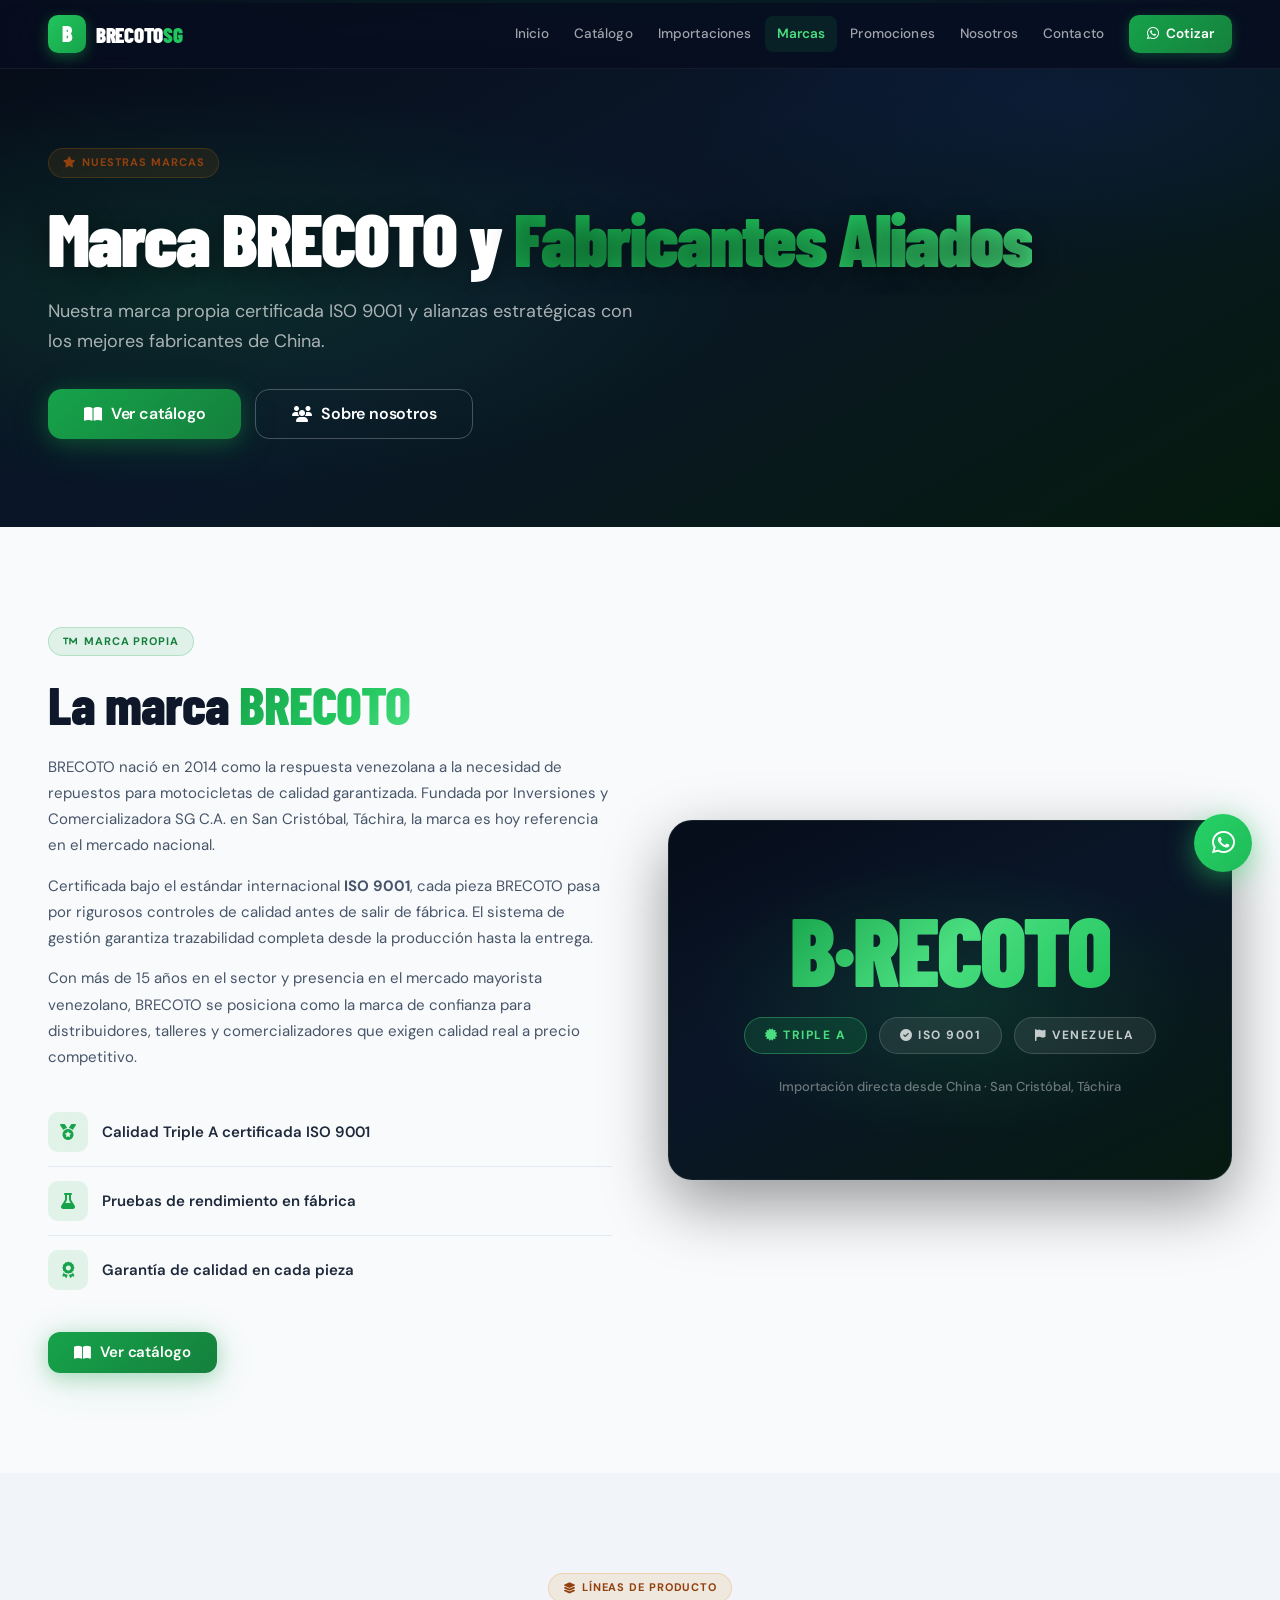
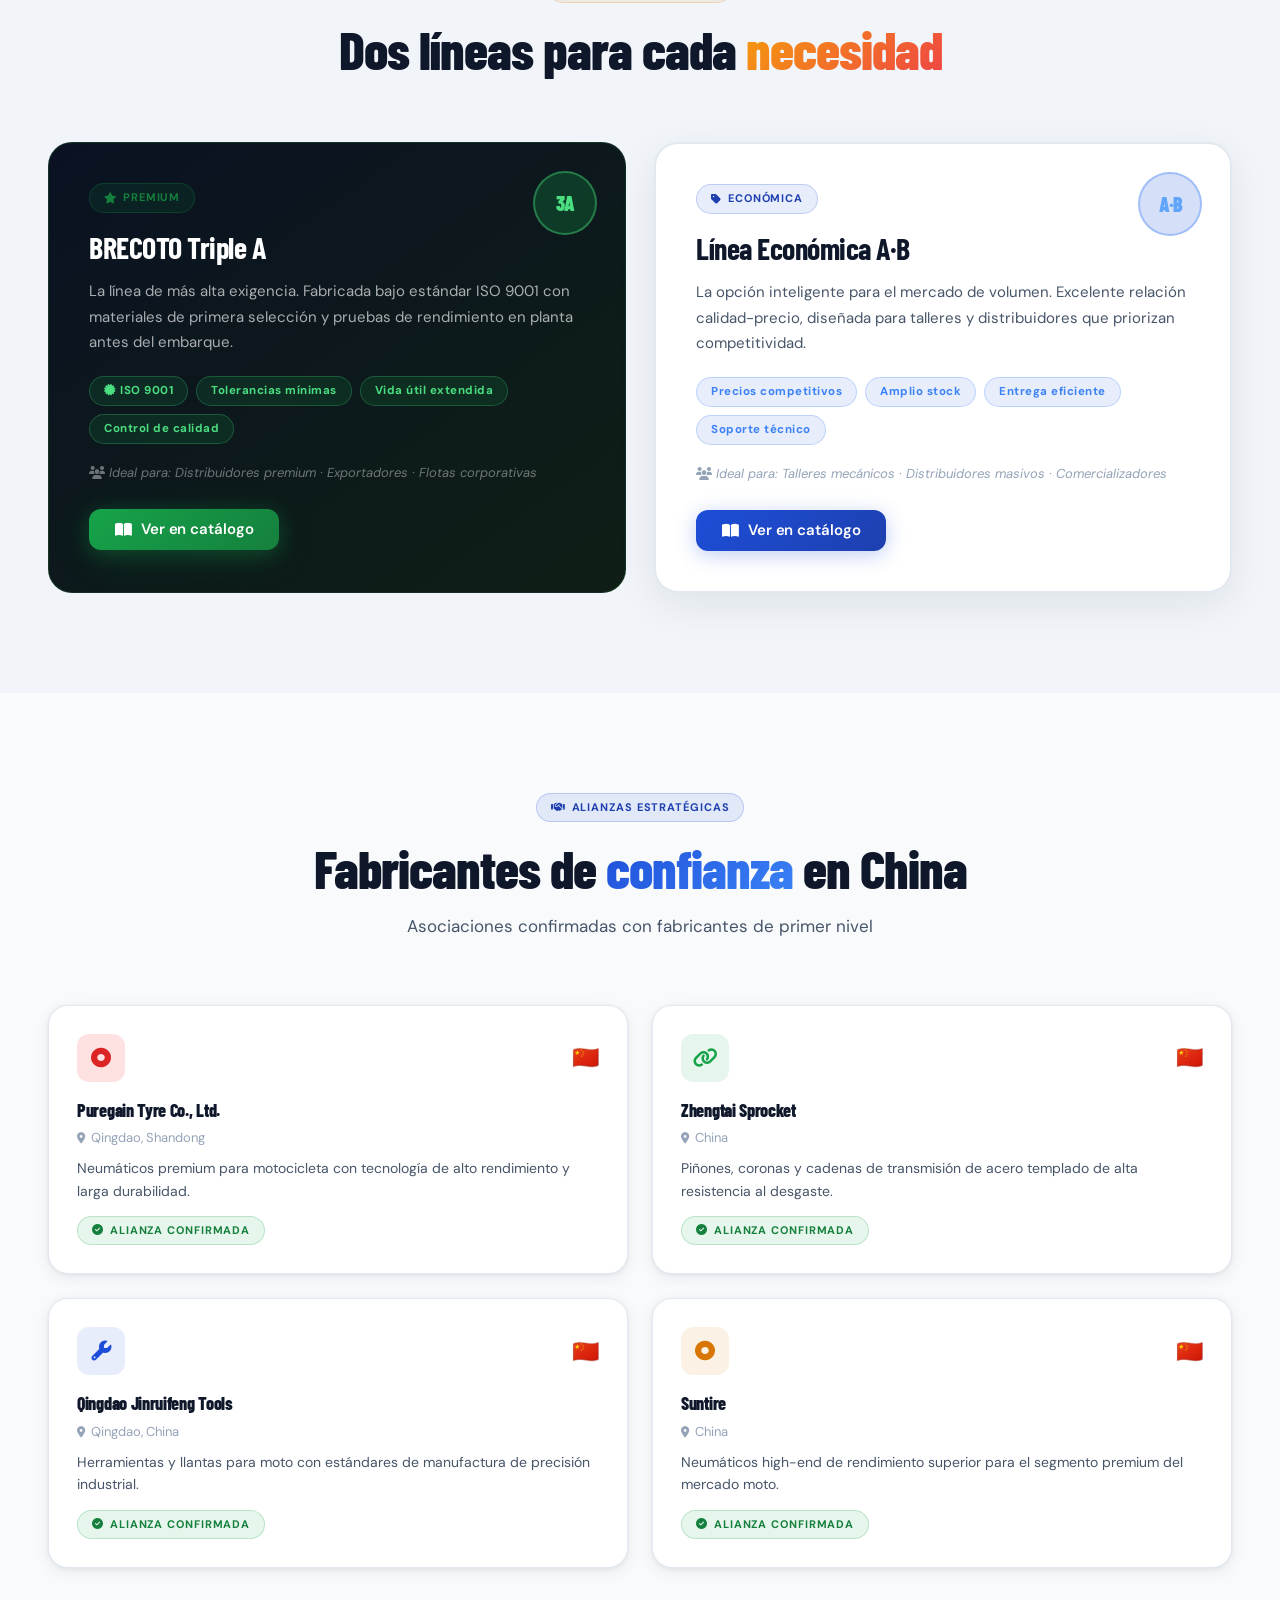
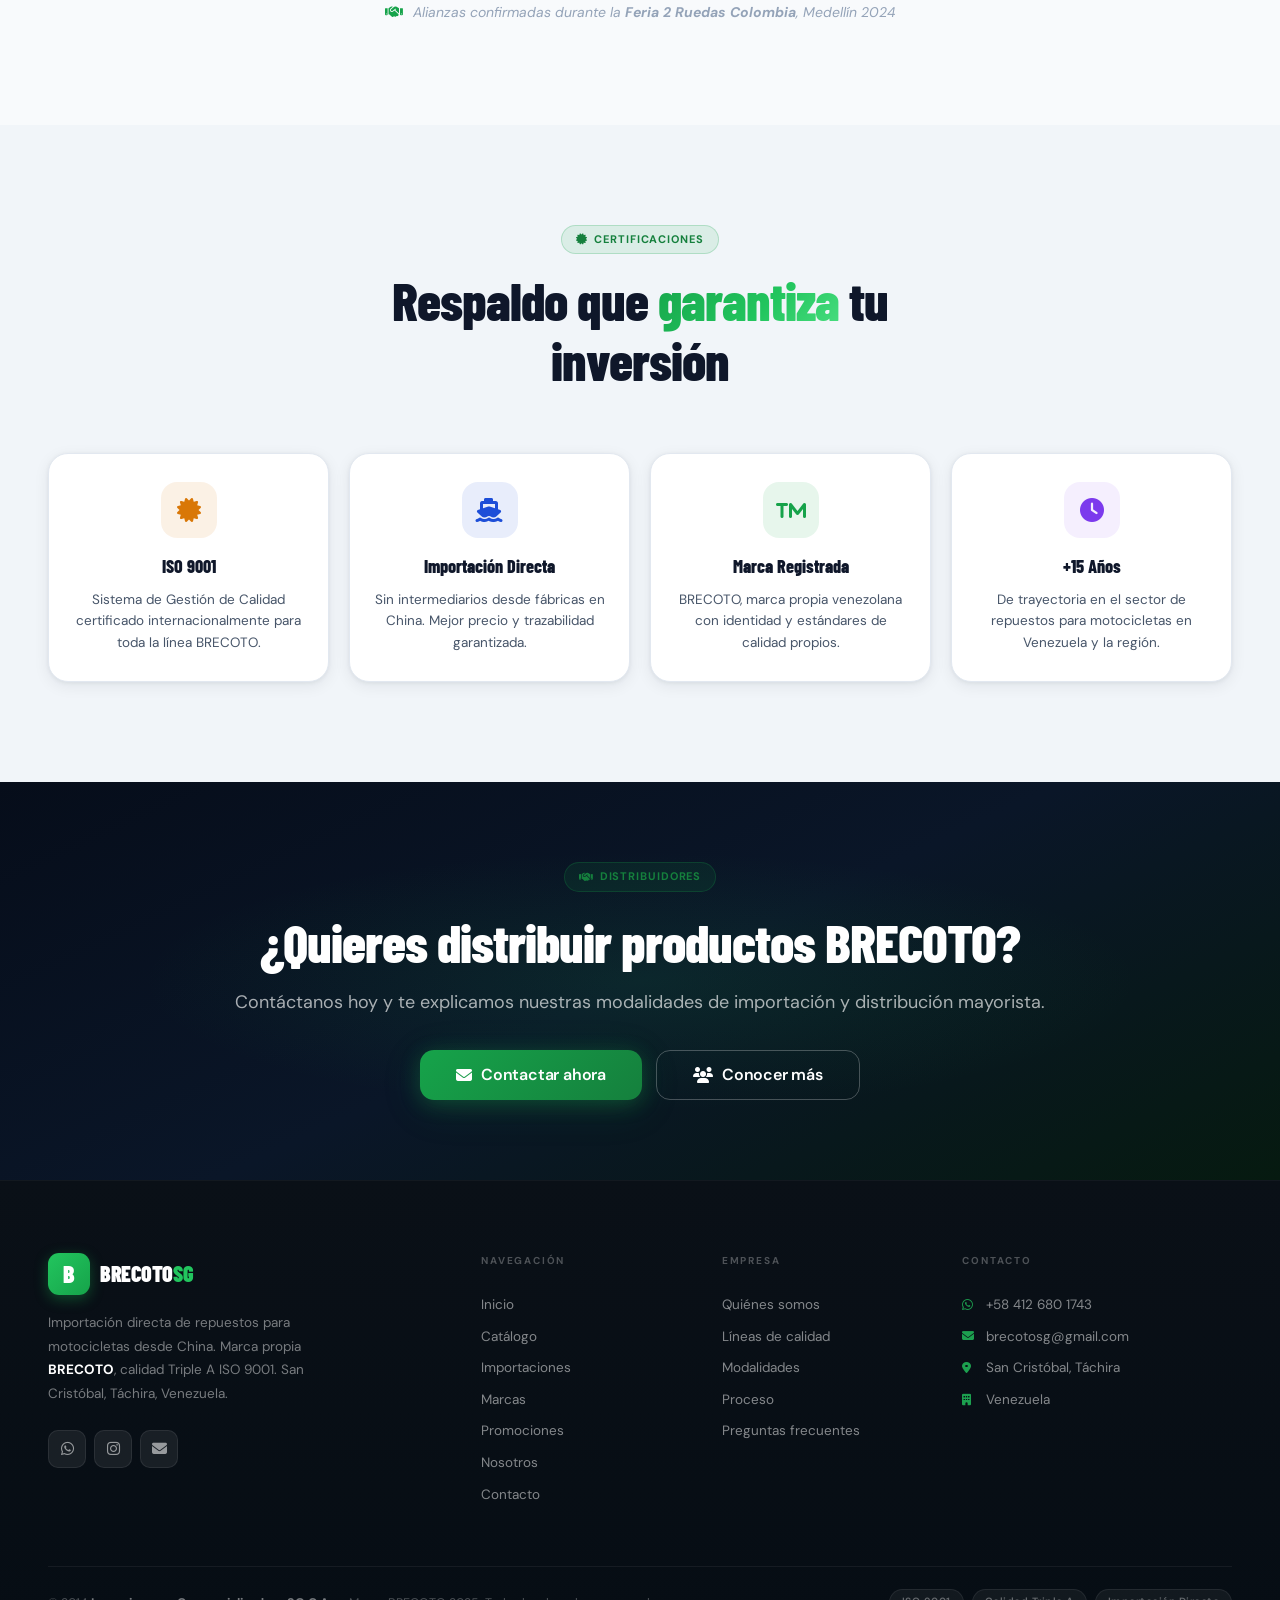
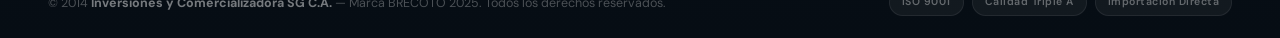
<file: marcas.html>
<!DOCTYPE html>
<html lang="es">
<head>
<meta charset="UTF-8">
<meta name="viewport" content="width=device-width,initial-scale=1.0">
<title>Marcas · BRECOTO SG — Marca Propia y Fabricantes Aliados</title>
<meta name="description" content="Conoce la marca propia BRECOTO certificada ISO 9001 y nuestras alianzas estratégicas con fabricantes de primer nivel en China.">
<meta name="author" content="Inversiones y Comercializadora SG C.A.">
<link rel="icon" type="image/svg+xml" href="data:image/svg+xml,%3Csvg xmlns='http://www.w3.org/2000/svg' viewBox='0 0 40 40'%3E%3Crect width='40' height='40' rx='10' fill='%2316a34a'/%3E%3Ctext x='20' y='29' font-family='Arial Black,Arial' font-weight='900' font-size='26' text-anchor='middle' fill='%23dc2626'%3EB%3C/text%3E%3C/svg%3E">
<link rel="preconnect" href="https://fonts.googleapis.com">
<link rel="preconnect" href="https://fonts.gstatic.com" crossorigin>
<link href="https://fonts.googleapis.com/css2?family=Barlow+Condensed:ital,wght@0,600;0,700;0,800;0,900;1,700&family=DM+Sans:ital,opsz,wght@0,9..40,400;0,9..40,500;0,9..40,600;0,9..40,700;1,9..40,400&display=swap" rel="stylesheet">
<link rel="stylesheet" href="https://cdnjs.cloudflare.com/ajax/libs/font-awesome/6.5.0/css/all.min.css">
<link rel="stylesheet" href="assets/style.css">
<style>
/* ── MARCAS PAGE SPECIFIC ── */

/* Brand display card */
.brand-display-card{
  background:linear-gradient(155deg,#060d1a 0%,#0a1628 45%,#061a10 100%);
  border-radius:24px;padding:48px 36px;text-align:center;
  position:relative;overflow:hidden;height:100%;min-height:360px;
  display:flex;flex-direction:column;align-items:center;justify-content:center;
  border:1px solid rgba(255,255,255,.07);
  box-shadow:0 24px 64px rgba(0,0,0,.4);
}
.brand-display-card::before{
  content:'';position:absolute;inset:0;
  background:radial-gradient(ellipse 70% 60% at 50% 50%,rgba(22,163,74,.18) 0%,transparent 65%);
  pointer-events:none;
}
.brand-display-main{
  font-family:'Barlow Condensed',sans-serif;
  font-size:clamp(52px,8vw,96px);font-weight:900;
  letter-spacing:-3px;line-height:1;
  background:linear-gradient(135deg,#16a34a,#4ade80,#22c55e);
  -webkit-background-clip:text;-webkit-text-fill-color:transparent;background-clip:text;
  position:relative;z-index:1;margin-bottom:20px;
}
.brand-display-badges{display:flex;gap:12px;justify-content:center;flex-wrap:wrap;position:relative;z-index:1;}
.brand-badge{
  padding:8px 20px;border-radius:999px;font-size:12px;font-weight:700;letter-spacing:1.5px;text-transform:uppercase;
}
.brand-badge-g{background:rgba(22,163,74,.2);border:1px solid rgba(74,222,128,.35);color:#4ade80;}
.brand-badge-w{background:rgba(255,255,255,.08);border:1px solid rgba(255,255,255,.15);color:rgba(255,255,255,.75);}

/* Feature rows */
.feat-row{display:flex;align-items:center;gap:14px;padding:14px 0;border-bottom:1px solid var(--border);}
.feat-row:last-child{border-bottom:none;}
.feat-ico{width:40px;height:40px;border-radius:10px;background:var(--green-s);color:var(--green);display:flex;align-items:center;justify-content:center;font-size:16px;flex-shrink:0;}
.feat-txt{font-size:15px;font-weight:600;color:var(--ink2);}

/* Two col layout */
.two-col{display:grid;grid-template-columns:1fr 1fr;gap:56px;align-items:center;}

/* Líneas cards */
.linea-card{border-radius:24px;padding:40px;position:relative;overflow:hidden;}
.linea-card-dark{background:linear-gradient(145deg,#0a1222 0%,#0f1f16 100%);border:1px solid rgba(74,222,128,.12);}
.linea-card-light{background:var(--white);border:2px solid var(--border);box-shadow:0 12px 40px rgba(15,23,42,.08);}
.linea-badge-circle{
  position:absolute;top:28px;right:28px;
  width:64px;height:64px;border-radius:50%;
  display:flex;align-items:center;justify-content:center;
  font-family:'Barlow Condensed',sans-serif;font-size:20px;font-weight:900;letter-spacing:-1px;
}
.linea-badge-g{background:rgba(22,163,74,.25);border:2px solid rgba(74,222,128,.4);color:#4ade80;}
.linea-badge-b{background:rgba(29,78,216,.18);border:2px solid rgba(59,130,246,.35);color:#60a5fa;}
.linea-card-dark h3{color:#fff;margin:16px 0 14px;}
.linea-card-light h3{color:var(--ink);margin:16px 0 14px;}
.linea-desc-dark{font-size:15px;color:rgba(255,255,255,.65);line-height:1.7;margin-bottom:20px;}
.linea-desc-light{font-size:15px;color:var(--ink3);line-height:1.7;margin-bottom:20px;}
.linea-chips{display:flex;gap:8px;flex-wrap:wrap;margin-bottom:18px;}
.linea-chip-g{background:rgba(22,163,74,.15);color:#4ade80;border:1px solid rgba(74,222,128,.25);padding:5px 14px;border-radius:999px;font-size:11.5px;font-weight:700;letter-spacing:.5px;}
.linea-chip-b{background:rgba(29,78,216,.1);color:#3b82f6;border:1px solid rgba(59,130,246,.25);padding:5px 14px;border-radius:999px;font-size:11.5px;font-weight:700;letter-spacing:.5px;}
.linea-target-dark{font-size:13px;color:rgba(255,255,255,.4);margin-bottom:24px;font-style:italic;}
.linea-target-light{font-size:13px;color:var(--gray);margin-bottom:24px;font-style:italic;}
.lineas-grid{display:grid;grid-template-columns:1fr 1fr;gap:28px;}

/* Fabricantes grid */
.fab-grid{display:grid;grid-template-columns:repeat(2,1fr);gap:24px;}
.fab-card{background:var(--white);border:1.5px solid var(--border);border-radius:20px;padding:28px;box-shadow:var(--sh1);transition:var(--tr);position:relative;}
.fab-card:hover{box-shadow:var(--sh3);transform:translateY(-3px);border-color:rgba(22,163,74,.25);}
.fab-card-head{display:flex;align-items:center;justify-content:space-between;margin-bottom:14px;}
.fab-ico{width:48px;height:48px;border-radius:12px;display:flex;align-items:center;justify-content:center;font-size:20px;}
.fab-ico-r{background:#fee2e2;color:#dc2626;}
.fab-ico-g{background:var(--green-s);color:var(--green);}
.fab-ico-b{background:var(--blue-s);color:var(--blue);}
.fab-ico-gold{background:rgba(217,119,6,.1);color:#d97706;}
.fab-flag{font-size:22px;}
.fab-name{font-family:'Barlow Condensed',sans-serif;font-size:18px;font-weight:800;color:var(--ink);margin-bottom:4px;letter-spacing:-.3px;}
.fab-loc{font-size:13px;color:var(--gray);margin-bottom:8px;display:flex;align-items:center;gap:6px;}
.fab-loc i{font-size:11px;}
.fab-spec{font-size:14px;color:var(--ink3);line-height:1.6;margin-bottom:14px;}
.fab-note{text-align:center;margin-top:32px;font-size:14px;color:var(--gray);font-style:italic;}
.fab-note i{color:var(--green);margin-right:6px;}

/* Cert cards */
.cert-grid{display:grid;grid-template-columns:repeat(4,1fr);gap:20px;margin-top:0;}
.cert-card{background:var(--white);border:1.5px solid var(--border);border-radius:20px;padding:28px 20px;text-align:center;box-shadow:var(--sh1);transition:var(--tr);}
.cert-card:hover{box-shadow:var(--sh3);transform:translateY(-3px);}
.cert-ico{width:56px;height:56px;border-radius:16px;display:flex;align-items:center;justify-content:center;font-size:24px;margin:0 auto 14px;}
.cert-ico-gold{background:rgba(217,119,6,.1);color:#d97706;}
.cert-ico-b{background:var(--blue-s);color:var(--blue);}
.cert-ico-g{background:var(--green-s);color:var(--green);}
.cert-ico-p{background:rgba(124,58,237,.08);color:var(--purple);}
.cert-name{font-family:'Barlow Condensed',sans-serif;font-size:18px;font-weight:800;color:var(--ink);margin-bottom:8px;}
.cert-desc{font-size:13.5px;color:var(--ink3);line-height:1.6;}

/* CTA section */
.cta-dark{background:linear-gradient(155deg,#060d1a 0%,#0a1628 50%,#061a10 100%);padding:80px 0;text-align:center;position:relative;overflow:hidden;}
.cta-dark::before{content:'';position:absolute;inset:0;background:radial-gradient(ellipse 60% 50% at 50% 50%,rgba(22,163,74,.12) 0%,transparent 65%);pointer-events:none;}
.cta-dark h2{color:#fff;margin-bottom:16px;}
.cta-dark .lead{color:rgba(255,255,255,.65);margin-bottom:32px;}
.cta-btns{display:flex;gap:14px;justify-content:center;flex-wrap:wrap;}

@media(max-width:900px){
  .two-col{grid-template-columns:1fr;gap:36px;}
  .brand-display-card{min-height:260px;}
  .lineas-grid{grid-template-columns:1fr;}
  .fab-grid{grid-template-columns:1fr;}
  .cert-grid{grid-template-columns:1fr 1fr;}
}
@media(max-width:600px){
  .cert-grid{grid-template-columns:1fr;}
}
</style>
</head>
<body>

<!-- ── NAVBAR ── -->
<nav id="nav">
  <div class="nav-wrap">
    <a href="index.html" class="brand"><div class="brand-ico">B</div><span class="brand-txt">BRECOTO<em>SG</em></span></a>
    <div class="nav-links">
      <a href="index.html" class="nl" data-page="index">Inicio</a>
      <a href="catalogo.html" class="nl" data-page="catalogo">Catálogo</a>
      <a href="importaciones.html" class="nl" data-page="importaciones">Importaciones</a>
      <a href="marcas.html" class="nl act" data-page="marcas">Marcas</a>
      <a href="promociones.html" class="nl" data-page="promociones">Promociones</a>
      <a href="nosotros.html" class="nl" data-page="nosotros">Nosotros</a>
      <a href="contacto.html" class="nl" data-page="contacto">Contacto</a>
      <a href="https://wa.me/584126801743" target="_blank" rel="noopener" class="nav-cta"><i class="fab fa-whatsapp"></i> Cotizar</a>
    </div>
    <button class="burger" id="burger" onclick="toggleMenu()" aria-label="Menú"><span></span><span></span><span></span></button>
  </div>
  <div class="mob-menu" id="mob-menu">
    <a href="index.html" class="nl" data-page="index">Inicio</a>
    <a href="catalogo.html" class="nl" data-page="catalogo">Catálogo</a>
    <a href="importaciones.html" class="nl" data-page="importaciones">Importaciones</a>
    <a href="marcas.html" class="nl act" data-page="marcas">Marcas</a>
    <a href="promociones.html" class="nl" data-page="promociones">Promociones</a>
    <a href="nosotros.html" class="nl" data-page="nosotros">Nosotros</a>
    <a href="contacto.html" class="nl" data-page="contacto">Contacto</a>
    <a href="https://wa.me/584126801743" target="_blank" rel="noopener" class="nav-cta"><i class="fab fa-whatsapp"></i> Cotizar por WhatsApp</a>
  </div>
</nav>

<!-- ── 1. PAGE HERO ── -->
<section class="page-hero">
  <div class="ph-inner">
    <span class="chip chip-gold fi"><i class="fas fa-star"></i> Nuestras Marcas</span>
    <h1 class="fi d1">Marca BRECOTO y <span class="gtxt-g">Fabricantes Aliados</span></h1>
    <p class="lead fi d2">Nuestra marca propia certificada ISO 9001 y alianzas estratégicas con los mejores fabricantes de China.</p>
    <div class="ph-btns fi d3">
      <a href="catalogo.html" class="btn btn-g btn-lg"><i class="fas fa-book-open"></i> Ver catálogo</a>
      <a href="nosotros.html" class="btn btn-out-w btn-lg"><i class="fas fa-users"></i> Sobre nosotros</a>
    </div>
  </div>
</section>

<!-- ── 2. MARCA BRECOTO ── -->
<section class="sec" id="brecoto-brand">
  <div class="wrap">
    <div class="two-col">
      <!-- LEFT -->
      <div class="sl">
        <span class="chip chip-g"><i class="fas fa-trademark"></i> Marca Propia</span>
        <h2 class="h2" style="margin:18px 0 20px;">La marca <span class="gtxt-g">BRECOTO</span></h2>
        <p style="margin-bottom:14px;color:var(--ink3);font-size:15px;line-height:1.75;">BRECOTO nació en 2014 como la respuesta venezolana a la necesidad de repuestos para motocicletas de calidad garantizada. Fundada por Inversiones y Comercializadora SG C.A. en San Cristóbal, Táchira, la marca es hoy referencia en el mercado nacional.</p>
        <p style="margin-bottom:14px;color:var(--ink3);font-size:15px;line-height:1.75;">Certificada bajo el estándar internacional <strong>ISO 9001</strong>, cada pieza BRECOTO pasa por rigurosos controles de calidad antes de salir de fábrica. El sistema de gestión garantiza trazabilidad completa desde la producción hasta la entrega.</p>
        <p style="margin-bottom:28px;color:var(--ink3);font-size:15px;line-height:1.75;">Con más de 15 años en el sector y presencia en el mercado mayorista venezolano, BRECOTO se posiciona como la marca de confianza para distribuidores, talleres y comercializadores que exigen calidad real a precio competitivo.</p>

        <div style="margin-bottom:28px;">
          <div class="feat-row">
            <div class="feat-ico"><i class="fas fa-medal"></i></div>
            <div class="feat-txt">Calidad Triple A certificada ISO 9001</div>
          </div>
          <div class="feat-row">
            <div class="feat-ico"><i class="fas fa-flask"></i></div>
            <div class="feat-txt">Pruebas de rendimiento en fábrica</div>
          </div>
          <div class="feat-row">
            <div class="feat-ico"><i class="fas fa-award"></i></div>
            <div class="feat-txt">Garantía de calidad en cada pieza</div>
          </div>
        </div>

        <a href="catalogo.html" class="btn btn-g"><i class="fas fa-book-open"></i> Ver catálogo</a>
      </div>

      <!-- RIGHT -->
      <div class="sr">
        <div class="brand-display-card">
          <div class="brand-display-main">B·RECOTO</div>
          <div class="brand-display-badges">
            <span class="brand-badge brand-badge-g"><i class="fas fa-certificate"></i> Triple A</span>
            <span class="brand-badge brand-badge-w"><i class="fas fa-check-circle"></i> ISO 9001</span>
            <span class="brand-badge brand-badge-w"><i class="fas fa-flag"></i> Venezuela</span>
          </div>
          <p style="margin-top:22px;font-size:13px;color:rgba(255,255,255,.4);font-weight:500;position:relative;z-index:1;">Importación directa desde China · San Cristóbal, Táchira</p>
        </div>
      </div>
    </div>
  </div>
</section>

<!-- ── 3. LÍNEAS DE CALIDAD ── -->
<section class="sec sec-alt" id="lineas">
  <div class="wrap">
    <div class="sec-head fi">
      <span class="chip chip-gold"><i class="fas fa-layer-group"></i> Líneas de Producto</span>
      <h2 class="h2">Dos líneas para cada <span class="gtxt-vibrant">necesidad</span></h2>
    </div>

    <div class="lineas-grid">

      <!-- TRIPLE A -->
      <div class="linea-card linea-card-dark fi d1">
        <div class="linea-badge-circle linea-badge-g">3A</div>
        <span class="chip chip-g"><i class="fas fa-star"></i> Premium</span>
        <h3>BRECOTO Triple A</h3>
        <p class="linea-desc-dark">La línea de más alta exigencia. Fabricada bajo estándar ISO 9001 con materiales de primera selección y pruebas de rendimiento en planta antes del embarque.</p>
        <div class="linea-chips">
          <span class="linea-chip-g"><i class="fas fa-certificate"></i> ISO 9001</span>
          <span class="linea-chip-g">Tolerancias mínimas</span>
          <span class="linea-chip-g">Vida útil extendida</span>
          <span class="linea-chip-g">Control de calidad</span>
        </div>
        <p class="linea-target-dark"><i class="fas fa-users"></i> Ideal para: Distribuidores premium · Exportadores · Flotas corporativas</p>
        <a href="catalogo.html" class="btn btn-g"><i class="fas fa-book-open"></i> Ver en catálogo</a>
      </div>

      <!-- ECONÓMICA -->
      <div class="linea-card linea-card-light fi d2">
        <div class="linea-badge-circle linea-badge-b">A·B</div>
        <span class="chip chip-b"><i class="fas fa-tag"></i> Económica</span>
        <h3>Línea Económica A·B</h3>
        <p class="linea-desc-light">La opción inteligente para el mercado de volumen. Excelente relación calidad-precio, diseñada para talleres y distribuidores que priorizan competitividad.</p>
        <div class="linea-chips">
          <span class="linea-chip-b">Precios competitivos</span>
          <span class="linea-chip-b">Amplio stock</span>
          <span class="linea-chip-b">Entrega eficiente</span>
          <span class="linea-chip-b">Soporte técnico</span>
        </div>
        <p class="linea-target-light"><i class="fas fa-users"></i> Ideal para: Talleres mecánicos · Distribuidores masivos · Comercializadores</p>
        <a href="catalogo.html" class="btn btn-b"><i class="fas fa-book-open"></i> Ver en catálogo</a>
      </div>

    </div>
  </div>
</section>

<!-- ── 4. FABRICANTES ALIADOS ── -->
<section class="sec" id="fabricantes">
  <div class="wrap">
    <div class="sec-head fi">
      <span class="chip chip-b"><i class="fas fa-handshake"></i> Alianzas Estratégicas</span>
      <h2 class="h2">Fabricantes de <span class="gtxt-b">confianza</span> en China</h2>
      <p class="sub">Asociaciones confirmadas con fabricantes de primer nivel</p>
    </div>

    <div class="fab-grid">

      <div class="fab-card fi d1">
        <div class="fab-card-head">
          <div class="fab-ico fab-ico-r"><i class="fas fa-circle-dot"></i></div>
          <span class="fab-flag">🇨🇳</span>
        </div>
        <div class="fab-name">Puregain Tyre Co., Ltd.</div>
        <div class="fab-loc"><i class="fas fa-location-dot"></i> Qingdao, Shandong</div>
        <p class="fab-spec">Neumáticos premium para motocicleta con tecnología de alto rendimiento y larga durabilidad.</p>
        <span class="chip chip-g"><i class="fas fa-check-circle"></i> Alianza Confirmada</span>
      </div>

      <div class="fab-card fi d2">
        <div class="fab-card-head">
          <div class="fab-ico fab-ico-g"><i class="fas fa-link"></i></div>
          <span class="fab-flag">🇨🇳</span>
        </div>
        <div class="fab-name">Zhengtai Sprocket</div>
        <div class="fab-loc"><i class="fas fa-location-dot"></i> China</div>
        <p class="fab-spec">Piñones, coronas y cadenas de transmisión de acero templado de alta resistencia al desgaste.</p>
        <span class="chip chip-g"><i class="fas fa-check-circle"></i> Alianza Confirmada</span>
      </div>

      <div class="fab-card fi d3">
        <div class="fab-card-head">
          <div class="fab-ico fab-ico-b"><i class="fas fa-wrench"></i></div>
          <span class="fab-flag">🇨🇳</span>
        </div>
        <div class="fab-name">Qingdao Jinruifeng Tools</div>
        <div class="fab-loc"><i class="fas fa-location-dot"></i> Qingdao, China</div>
        <p class="fab-spec">Herramientas y llantas para moto con estándares de manufactura de precisión industrial.</p>
        <span class="chip chip-g"><i class="fas fa-check-circle"></i> Alianza Confirmada</span>
      </div>

      <div class="fab-card fi d4">
        <div class="fab-card-head">
          <div class="fab-ico fab-ico-gold"><i class="fas fa-circle-dot"></i></div>
          <span class="fab-flag">🇨🇳</span>
        </div>
        <div class="fab-name">Suntire</div>
        <div class="fab-loc"><i class="fas fa-location-dot"></i> China</div>
        <p class="fab-spec">Neumáticos high-end de rendimiento superior para el segmento premium del mercado moto.</p>
        <span class="chip chip-g"><i class="fas fa-check-circle"></i> Alianza Confirmada</span>
      </div>

    </div>

    <p class="fab-note fi">
      <i class="fas fa-handshake"></i>
      Alianzas confirmadas durante la <strong>Feria 2 Ruedas Colombia</strong>, Medellín 2024
    </p>
  </div>
</section>

<!-- ── 5. CERTIFICACIONES ── -->
<section class="sec sec-alt" id="certs">
  <div class="wrap">
    <div class="sec-head fi">
      <span class="chip chip-g"><i class="fas fa-certificate"></i> Certificaciones</span>
      <h2 class="h2">Respaldo que <span class="gtxt-g">garantiza</span> tu inversión</h2>
    </div>

    <div class="cert-grid">

      <div class="cert-card fi d1">
        <div class="cert-ico cert-ico-gold"><i class="fas fa-certificate"></i></div>
        <div class="cert-name">ISO 9001</div>
        <p class="cert-desc">Sistema de Gestión de Calidad certificado internacionalmente para toda la línea BRECOTO.</p>
      </div>

      <div class="cert-card fi d2">
        <div class="cert-ico cert-ico-b"><i class="fas fa-ship"></i></div>
        <div class="cert-name">Importación Directa</div>
        <p class="cert-desc">Sin intermediarios desde fábricas en China. Mejor precio y trazabilidad garantizada.</p>
      </div>

      <div class="cert-card fi d3">
        <div class="cert-ico cert-ico-g"><i class="fas fa-trademark"></i></div>
        <div class="cert-name">Marca Registrada</div>
        <p class="cert-desc">BRECOTO, marca propia venezolana con identidad y estándares de calidad propios.</p>
      </div>

      <div class="cert-card fi d4">
        <div class="cert-ico cert-ico-p"><i class="fas fa-clock"></i></div>
        <div class="cert-name">+15 Años</div>
        <p class="cert-desc">De trayectoria en el sector de repuestos para motocicletas en Venezuela y la región.</p>
      </div>

    </div>
  </div>
</section>

<!-- ── 6. CTA ── -->
<section class="cta-dark">
  <div class="wrap" style="position:relative;z-index:1;">
    <div class="fi">
      <span class="chip chip-g" style="margin-bottom:20px;"><i class="fas fa-handshake"></i> Distribuidores</span>
      <h2 class="h2">¿Quieres distribuir productos BRECOTO?</h2>
      <p class="lead">Contáctanos hoy y te explicamos nuestras modalidades de importación y distribución mayorista.</p>
      <div class="cta-btns" style="margin-top:32px;">
        <a href="contacto.html" class="btn btn-g btn-lg"><i class="fas fa-envelope"></i> Contactar ahora</a>
        <a href="nosotros.html" class="btn btn-out-w btn-lg">
          <i class="fas fa-users"></i> Conocer más
        </a>
      </div>
    </div>
  </div>
</section>

<!-- ── FOOTER ── -->
<footer>
  <div class="wrap">
    <div class="ft-grid">
      <div>
        <div class="ft-brand-row"><div class="ft-brand-ico">B</div><div class="ft-brand-name">BRECOTO<span>SG</span></div></div>
        <p class="ft-desc">Importación directa de repuestos para motocicletas desde China. Marca propia <strong style="color:#fff;">BRECOTO</strong>, calidad Triple A ISO 9001. San Cristóbal, Táchira, Venezuela.</p>
        <div class="ft-soc">
          <a href="https://wa.me/584126801743" target="_blank" rel="noopener" class="ft-si"><i class="fab fa-whatsapp"></i></a>
          <a href="https://www.instagram.com/brecoto_sg?igsh=eXhyN2drc295OWs=" target="_blank" rel="noopener" class="ft-si"><i class="fab fa-instagram"></i></a>
          <a href="mailto:brecotosg@gmail.com" class="ft-si"><i class="fas fa-envelope"></i></a>
        </div>
      </div>
      <div>
        <div class="ft-col-title">Navegación</div>
        <a href="index.html" class="ft-link">Inicio</a><a href="catalogo.html" class="ft-link">Catálogo</a><a href="importaciones.html" class="ft-link">Importaciones</a><a href="marcas.html" class="ft-link">Marcas</a><a href="promociones.html" class="ft-link">Promociones</a><a href="nosotros.html" class="ft-link">Nosotros</a><a href="contacto.html" class="ft-link">Contacto</a>
      </div>
      <div>
        <div class="ft-col-title">Empresa</div>
        <a href="nosotros.html" class="ft-link">Quiénes somos</a><a href="marcas.html" class="ft-link">Líneas de calidad</a><a href="importaciones.html" class="ft-link">Modalidades</a><a href="importaciones.html#proceso" class="ft-link">Proceso</a><a href="importaciones.html#faq" class="ft-link">Preguntas frecuentes</a>
      </div>
      <div>
        <div class="ft-col-title">Contacto</div>
        <a href="https://wa.me/584126801743" target="_blank" rel="noopener" class="ft-link"><i class="fab fa-whatsapp"></i> +58 412 680 1743</a>
        <a href="mailto:brecotosg@gmail.com" class="ft-link"><i class="fas fa-envelope"></i> brecotosg@gmail.com</a>
        <span class="ft-link"><i class="fas fa-location-dot"></i> San Cristóbal, Táchira</span>
        <span class="ft-link"><i class="fas fa-building"></i> Venezuela</span>
      </div>
    </div>
    <div class="ft-bottom">
      <span>© 2014 <strong>Inversiones y Comercializadora SG C.A.</strong> — Marca BRECOTO 2025. Todos los derechos reservados.</span>
      <span class="ft-certs"><span class="ft-cert">ISO 9001</span><span class="ft-cert">Calidad Triple A</span><span class="ft-cert">Importación Directa</span></span>
    </div>
  </div>
</footer>
<a href="https://wa.me/584126801743" target="_blank" rel="noopener" id="wa-fab" title="WhatsApp"><i class="fab fa-whatsapp"></i></a>

<script src="assets/main.js"></script>
</body>
</html>
</file>
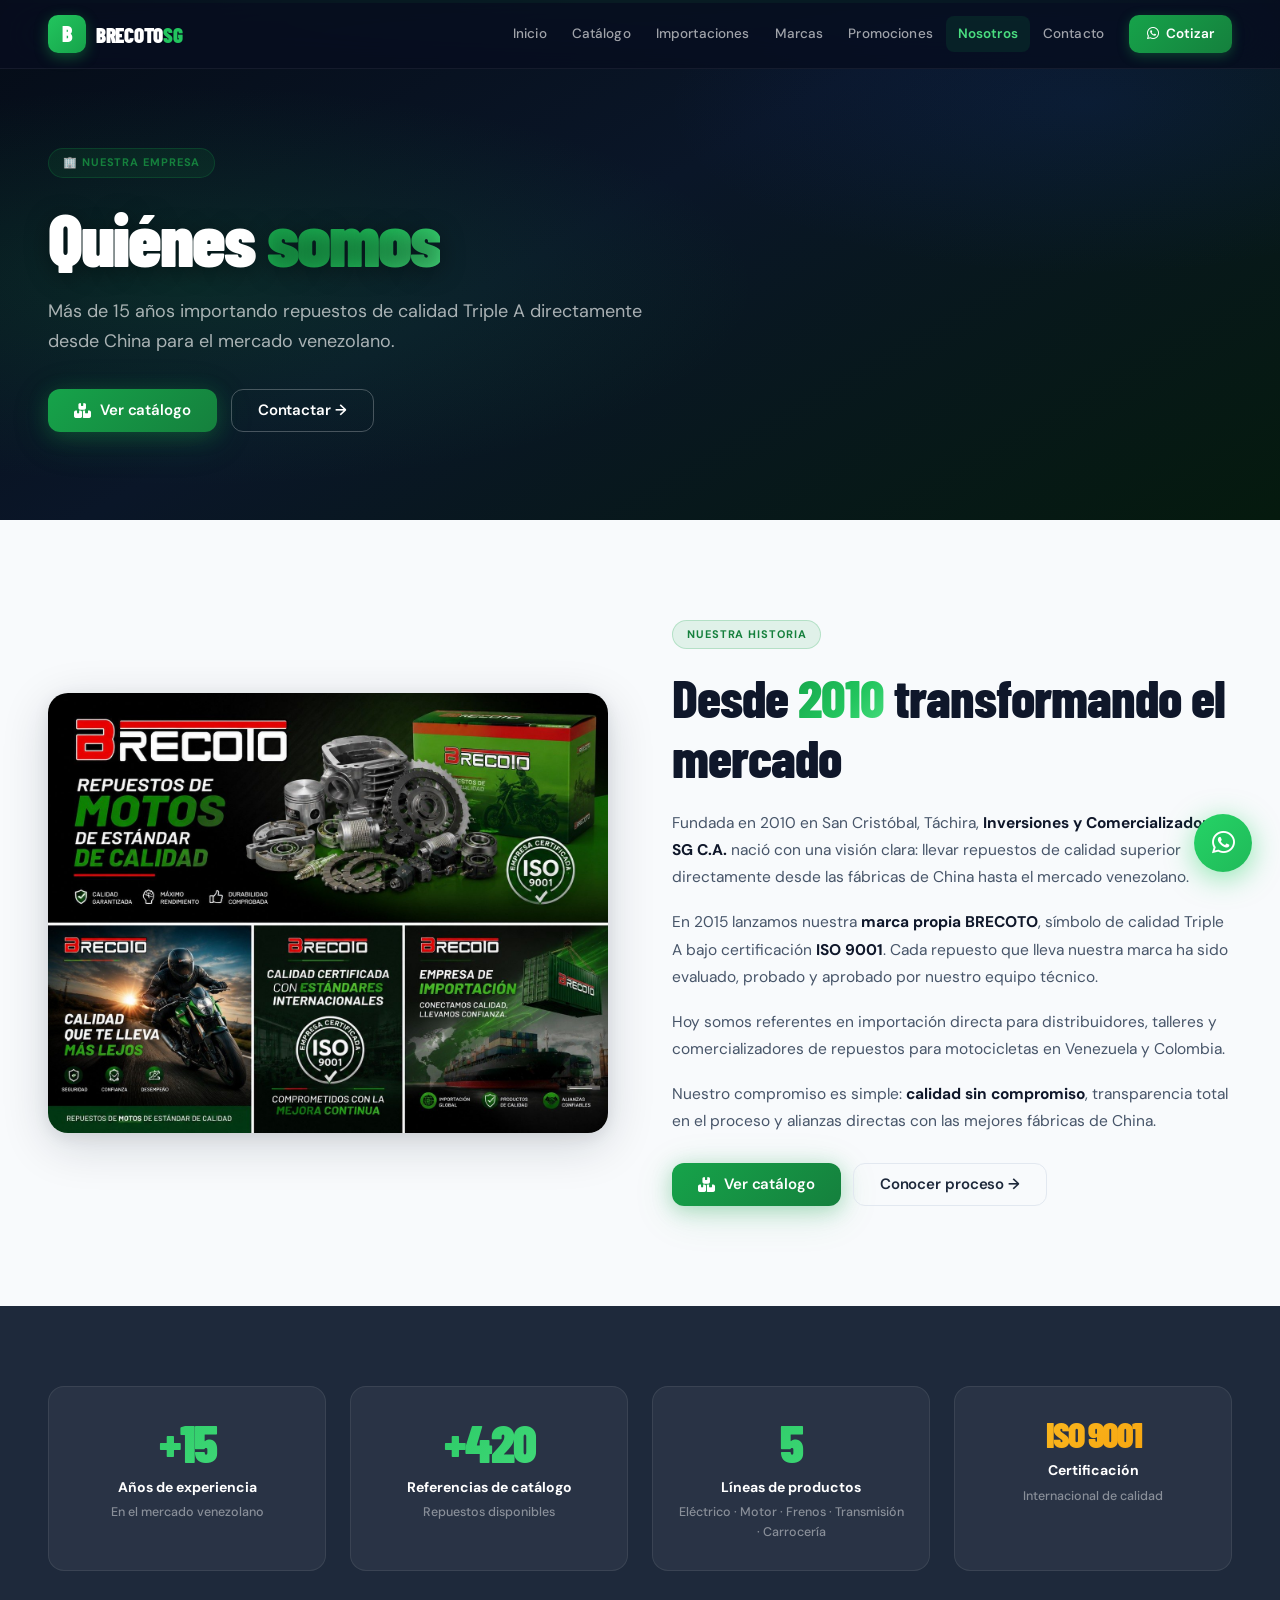
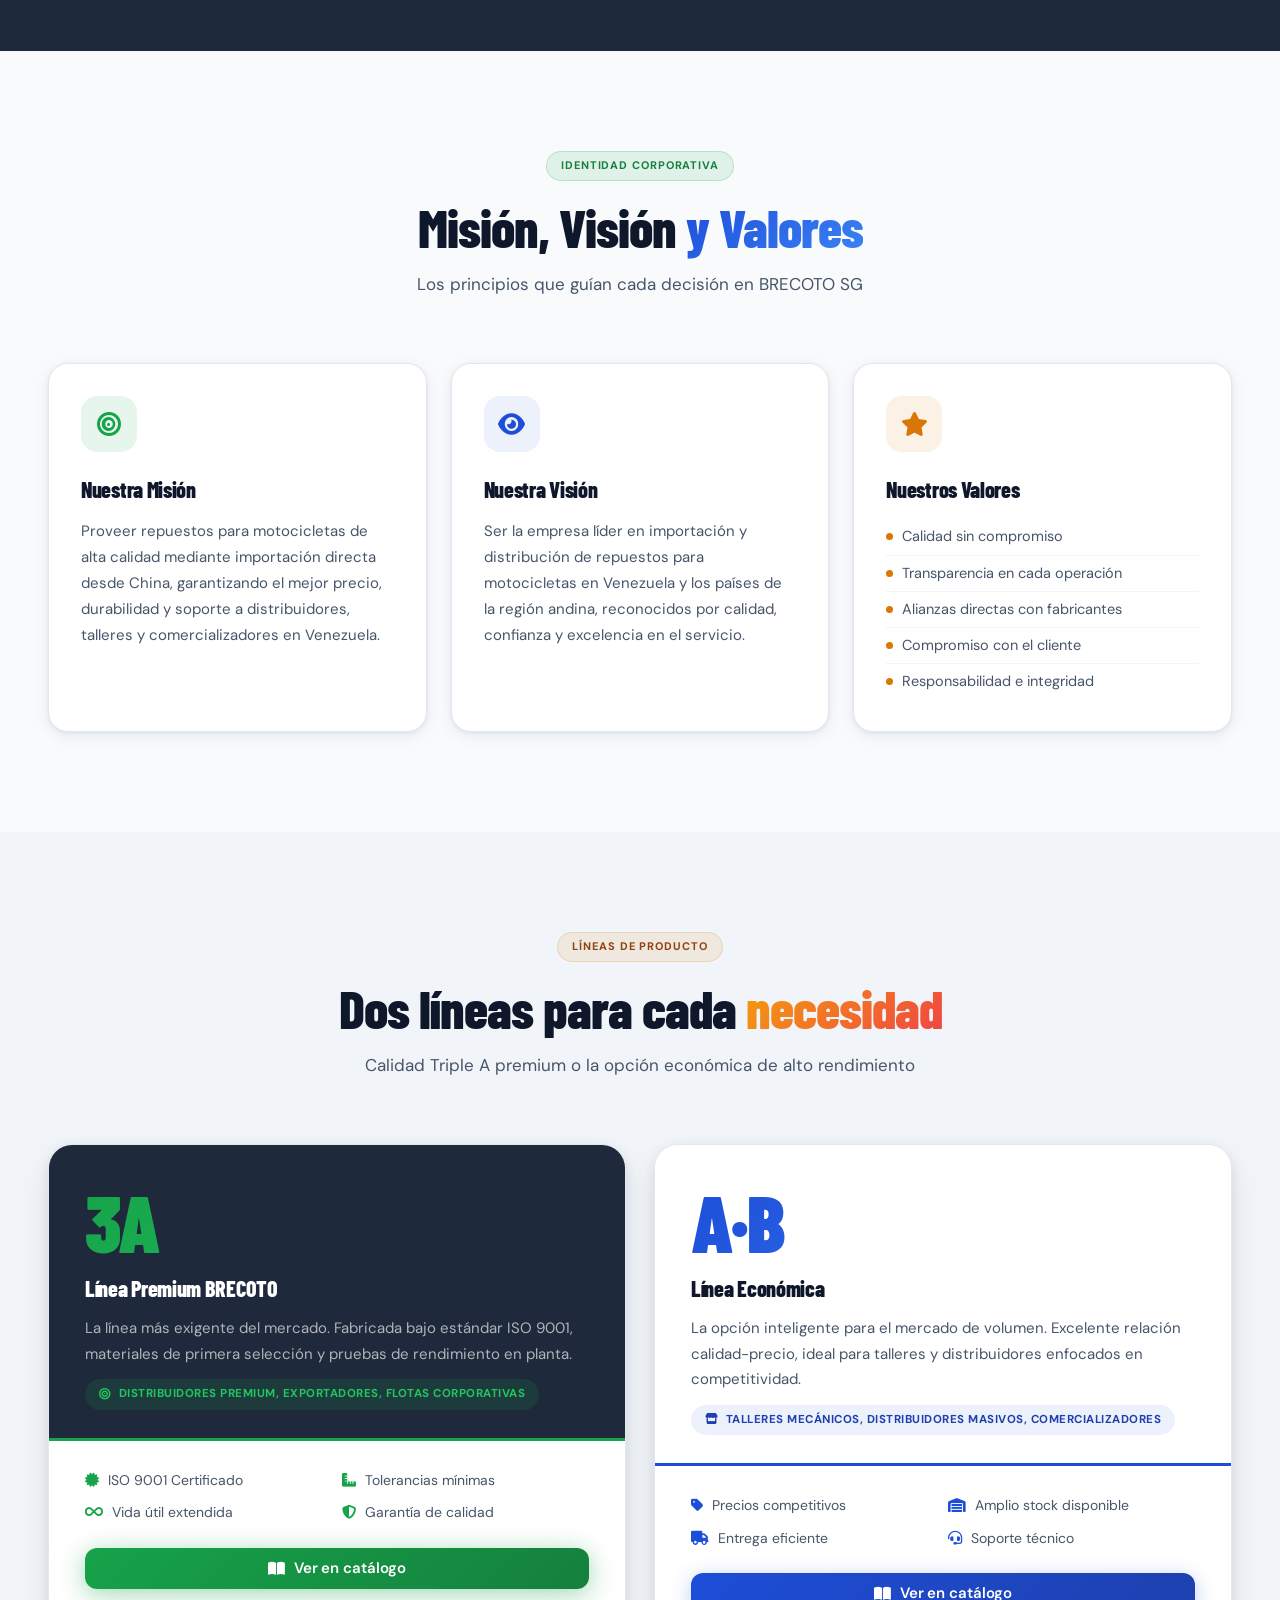
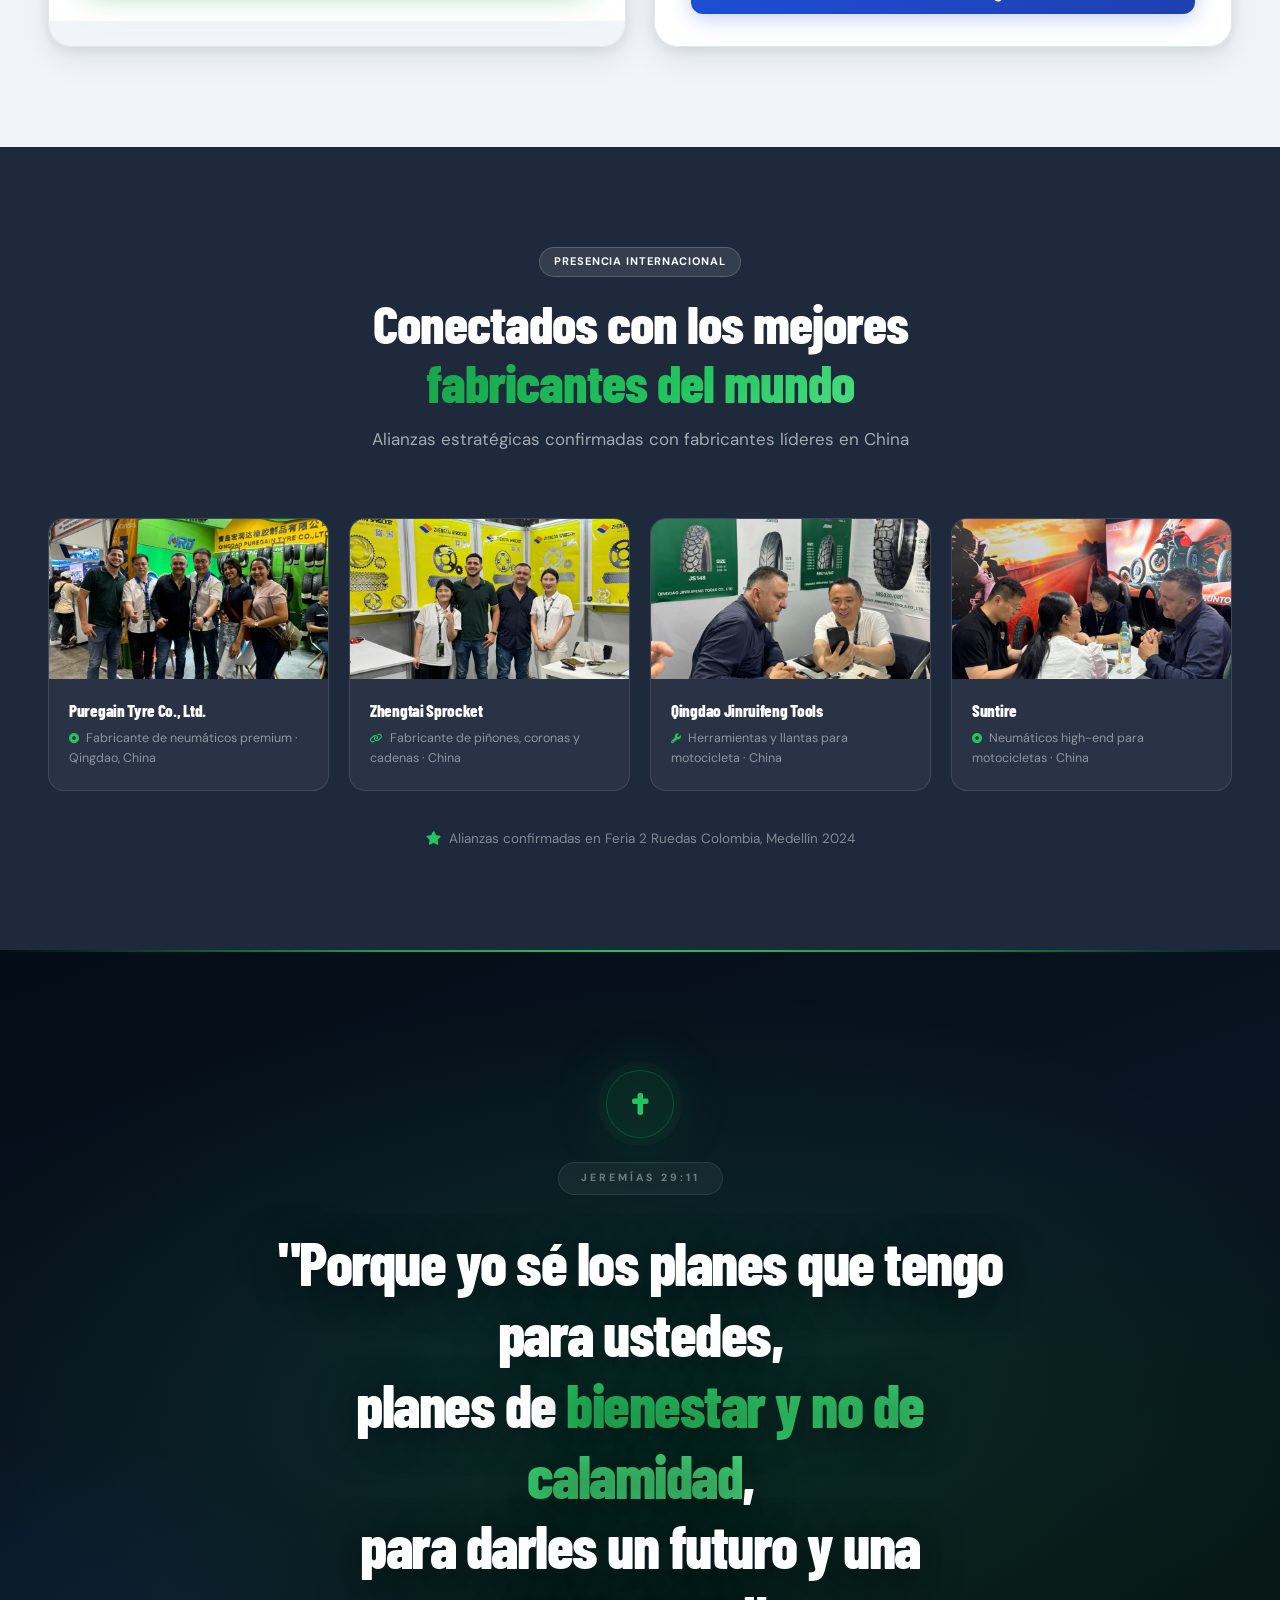
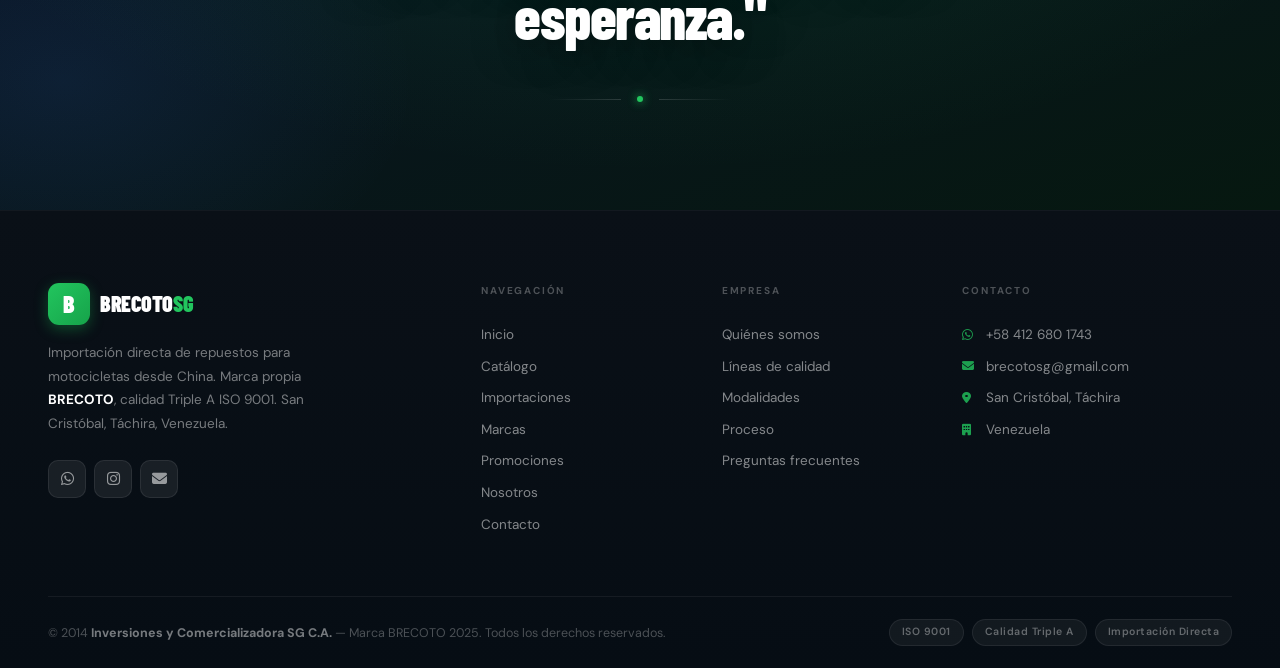
<file: nosotros.html>
<!DOCTYPE html>
<html lang="es">
<head>
  <meta charset="UTF-8">
  <meta name="viewport" content="width=device-width,initial-scale=1">
  <title>Nosotros · BRECOTO SG — Empresa de Importación de Repuestos</title>
  <meta name="description" content="Conoce la historia, misión, visión y valores de BRECOTO SG. +15 años importando repuestos para motocicletas desde China a Venezuela.">
  <meta name="author" content="Inversiones y Comercializadora SG C.A.">
  <meta name="robots" content="index, follow">
  <meta property="og:type" content="website">
  <meta property="og:title" content="Nosotros · BRECOTO SG — Empresa de Importación de Repuestos">
  <meta property="og:description" content="Conoce la historia, misión, visión y valores de BRECOTO SG. +15 años importando repuestos para motocicletas desde China a Venezuela.">
  <meta property="og:locale" content="es_VE">
  <link rel="icon" type="image/svg+xml" href="data:image/svg+xml,%3Csvg xmlns='http://www.w3.org/2000/svg' viewBox='0 0 40 40'%3E%3Crect width='40' height='40' rx='10' fill='%2316a34a'/%3E%3Ctext x='20' y='29' font-family='Arial Black,Arial' font-weight='900' font-size='26' text-anchor='middle' fill='%23fff'%3EB%3C/text%3E%3C/svg%3E">
  <link rel="preconnect" href="https://fonts.googleapis.com">
  <link href="https://fonts.googleapis.com/css2?family=Barlow+Condensed:wght@600;700;800;900&family=DM+Sans:wght@400;500;600;700&display=swap" rel="stylesheet">
  <link rel="stylesheet" href="https://cdnjs.cloudflare.com/ajax/libs/font-awesome/6.5.0/css/all.min.css">
  <link rel="stylesheet" href="assets/style.css">
  <style>
  /* ── Historia 2-col ─────────────────────────────────────── */
  .historia-grid{
    display:grid;
    grid-template-columns:1fr 1fr;
    gap:64px;
    align-items:center;
  }
  .historia-img{
    border-radius:20px;
    box-shadow:0 12px 48px rgba(15,23,42,.16),0 4px 16px rgba(15,23,42,.08);
    width:100%;
    object-fit:cover;
    height:440px;
  }
  .historia-txt p{
    font-size:15.5px;color:var(--ink3);line-height:1.75;
    margin-bottom:18px;
  }
  .historia-txt p strong{color:var(--ink);font-weight:700;}
  .historia-btns{display:flex;gap:12px;flex-wrap:wrap;margin-top:28px;}

  /* ── Stats dark ─────────────────────────────────────────── */
  .stats-sec{
    background:var(--ink2);
    padding:80px 0;
  }
  .stats-grid{
    display:grid;
    grid-template-columns:repeat(4,1fr);
    gap:24px;
  }
  .stat-card{
    background:rgba(255,255,255,.05);
    border:1px solid rgba(255,255,255,.08);
    border-radius:16px;
    padding:28px 24px;
    text-align:center;
    transition:var(--tr);
  }
  .stat-card:hover{
    background:rgba(255,255,255,.08);
    transform:translateY(-3px);
  }
  .stat-num{
    font-family:'Barlow Condensed',sans-serif;
    font-size:52px;font-weight:900;letter-spacing:-2px;
    background:linear-gradient(135deg,var(--green-l),#4ade80);
    -webkit-background-clip:text;-webkit-text-fill-color:transparent;
    background-clip:text;line-height:1.05;margin-bottom:6px;
  }
  .stat-label{
    font-size:14px;font-weight:700;color:#fff;margin-bottom:4px;
  }
  .stat-sub{
    font-size:12.5px;color:rgba(255,255,255,.45);font-weight:500;
  }

  /* ── MVV Cards ──────────────────────────────────────────── */
  .mvv-grid{
    display:grid;
    grid-template-columns:repeat(3,1fr);
    gap:24px;
  }
  .mvv-card{
    background:#fff;
    border:1.5px solid var(--border);
    border-radius:20px;
    padding:32px;
    box-shadow:var(--sh1);
    transition:var(--tr);
  }
  .mvv-card:hover{transform:translateY(-4px);box-shadow:var(--sh3);}
  .mvv-icon{
    width:56px;height:56px;border-radius:16px;
    display:flex;align-items:center;justify-content:center;
    font-size:24px;margin-bottom:20px;
  }
  .mvv-icon.green{background:rgba(22,163,74,.1);color:var(--green);}
  .mvv-icon.blue{background:rgba(29,78,216,.08);color:var(--blue);}
  .mvv-icon.gold{background:rgba(217,119,6,.1);color:var(--gold);}
  .mvv-title{
    font-family:'Barlow Condensed',sans-serif;
    font-size:22px;font-weight:800;letter-spacing:-.3px;
    color:var(--ink);margin-bottom:12px;
  }
  .mvv-text{font-size:15px;color:var(--ink3);line-height:1.72;}
  .mvv-list{list-style:none;margin-top:12px;}
  .mvv-list li{
    display:flex;align-items:center;gap:9px;
    font-size:14.5px;color:var(--ink3);padding:6px 0;
    border-bottom:1px solid var(--bg2);
  }
  .mvv-list li:last-child{border-bottom:none;}
  .mvv-list li::before{
    content:'';width:7px;height:7px;border-radius:50%;
    background:var(--gold);flex-shrink:0;
  }

  /* ── Líneas de Calidad ──────────────────────────────────── */
  .calidad-grid{
    display:grid;grid-template-columns:1fr 1fr;gap:28px;
  }
  .calidad-card{
    border-radius:24px;overflow:hidden;
    border:1.5px solid var(--border);
    box-shadow:var(--sh2);transition:var(--tr);
  }
  .calidad-card:hover{transform:translateY(-4px);box-shadow:var(--sh3);}
  .calidad-card-hdr{padding:36px 36px 28px;position:relative;}
  .calidad-card-hdr.dark{background:var(--ink2);border-bottom:3px solid var(--green);}
  .calidad-card-hdr.light{background:#fff;border-bottom:3px solid var(--blue);}
  .calidad-big-badge{
    font-family:'Barlow Condensed',sans-serif;
    font-size:80px;font-weight:900;line-height:1;letter-spacing:-3px;
    margin-bottom:10px;
  }
  .calidad-big-badge.green-txt{
    background:linear-gradient(135deg,var(--green),var(--green-l));
    -webkit-background-clip:text;-webkit-text-fill-color:transparent;
    background-clip:text;
  }
  .calidad-big-badge.blue-txt{
    background:linear-gradient(135deg,var(--blue),var(--blue-l));
    -webkit-background-clip:text;-webkit-text-fill-color:transparent;
    background-clip:text;
  }
  .calidad-line-name{
    font-family:'Barlow Condensed',sans-serif;
    font-size:22px;font-weight:800;letter-spacing:-.3px;
    margin-bottom:10px;
  }
  .calidad-card-hdr.dark .calidad-line-name{color:#fff;}
  .calidad-card-hdr.light .calidad-line-name{color:var(--ink);}
  .calidad-desc{font-size:15px;line-height:1.7;margin-bottom:12px;}
  .calidad-card-hdr.dark .calidad-desc{color:rgba(255,255,255,.65);}
  .calidad-card-hdr.light .calidad-desc{color:var(--ink3);}
  .calidad-target{
    display:inline-flex;align-items:center;gap:7px;
    padding:6px 14px;border-radius:100px;
    font-size:11.5px;font-weight:700;letter-spacing:.5px;text-transform:uppercase;
  }
  .calidad-target.green{background:rgba(22,163,74,.15);color:var(--green-l);}
  .calidad-target.blue{background:rgba(29,78,216,.08);color:var(--blue-d);}
  .calidad-card-body{padding:28px 36px 32px;background:#fff;}
  .calidad-features{display:grid;grid-template-columns:1fr 1fr;gap:10px;margin-bottom:24px;}
  .calidad-feature{
    display:flex;align-items:center;gap:9px;
    font-size:14px;color:var(--ink3);
  }
  .calidad-feature i.green{color:var(--green);}
  .calidad-feature i.blue{color:var(--blue);}

  /* ── Presencia / Partners ───────────────────────────────── */
  .partners-grid{
    display:grid;grid-template-columns:repeat(4,1fr);gap:20px;
  }
  .partner-card{
    background:rgba(255,255,255,.05);
    border:1px solid rgba(255,255,255,.1);
    border-radius:16px;overflow:hidden;
    transition:var(--tr);
  }
  .partner-card:hover{
    background:rgba(255,255,255,.09);
    transform:translateY(-3px);
    border-color:rgba(255,255,255,.18);
  }
  .partner-img{
    width:100%;height:160px;object-fit:cover;
    display:block;
  }
  .partner-img-placeholder{
    width:100%;height:160px;
    display:flex;align-items:center;justify-content:center;
    background:rgba(255,255,255,.04);
    font-size:36px;color:rgba(255,255,255,.25);
  }
  .partner-body{padding:18px 20px 22px;}
  .partner-name{
    font-family:'Barlow Condensed',sans-serif;
    font-size:17px;font-weight:800;letter-spacing:-.3px;
    color:#fff;margin-bottom:5px;
  }
  .partner-sub{font-size:12.5px;color:rgba(255,255,255,.48);line-height:1.55;}
  .partner-note{
    text-align:center;margin-top:36px;
    font-size:13.5px;color:rgba(255,255,255,.45);
    display:flex;align-items:center;justify-content:center;gap:8px;
  }
  .partner-note i{color:var(--green-l);}

  /* ── Responsive ─────────────────────────────────────────── */
  @media(max-width:1024px){
    .partners-grid{grid-template-columns:repeat(2,1fr);}
    .stats-grid{grid-template-columns:repeat(2,1fr);}
  }
  @media(max-width:900px){
    .historia-grid{grid-template-columns:1fr;gap:36px;}
    .historia-img{height:280px;}
    .mvv-grid{grid-template-columns:1fr;}
    .calidad-grid{grid-template-columns:1fr;}
  }
  @media(max-width:600px){
    .stats-grid{grid-template-columns:1fr 1fr;}
    .calidad-features{grid-template-columns:1fr;}
    .partners-grid{grid-template-columns:1fr 1fr;}
    .historia-btns{flex-direction:column;}
  }
  </style>
</head>
<body>

<!-- NAVBAR -->
<nav id="nav">
  <div class="nav-wrap">
    <a href="index.html" class="brand"><div class="brand-ico">B</div><span class="brand-txt">BRECOTO<em>SG</em></span></a>
    <div class="nav-links">
      <a href="index.html" class="nl" data-page="index">Inicio</a>
      <a href="catalogo.html" class="nl" data-page="catalogo">Catálogo</a>
      <a href="importaciones.html" class="nl" data-page="importaciones">Importaciones</a>
      <a href="marcas.html" class="nl" data-page="marcas">Marcas</a>
      <a href="promociones.html" class="nl" data-page="promociones">Promociones</a>
      <a href="nosotros.html" class="nl act" data-page="nosotros">Nosotros</a>
      <a href="contacto.html" class="nl" data-page="contacto">Contacto</a>
      <a href="https://wa.me/584126801743" target="_blank" rel="noopener" class="nav-cta"><i class="fab fa-whatsapp"></i> Cotizar</a>
    </div>
    <button class="burger" id="burger" onclick="toggleMenu()" aria-label="Menú"><span></span><span></span><span></span></button>
  </div>
  <div class="mob-menu" id="mob-menu">
    <a href="index.html" class="nl" data-page="index">Inicio</a>
    <a href="catalogo.html" class="nl" data-page="catalogo">Catálogo</a>
    <a href="importaciones.html" class="nl" data-page="importaciones">Importaciones</a>
    <a href="marcas.html" class="nl" data-page="marcas">Marcas</a>
    <a href="promociones.html" class="nl" data-page="promociones">Promociones</a>
    <a href="nosotros.html" class="nl" data-page="nosotros">Nosotros</a>
    <a href="contacto.html" class="nl" data-page="contacto">Contacto</a>
    <a href="https://wa.me/584126801743" target="_blank" rel="noopener" class="nav-cta"><i class="fab fa-whatsapp"></i> Cotizar por WhatsApp</a>
  </div>
</nav>

<!-- PAGE HERO -->
<section class="page-hero">
  <div class="ph-inner">
    <div class="chip chip-g fi">🏢 Nuestra Empresa</div>
    <h1 class="h1 fi d1">Quiénes <span class="gtxt-g">somos</span></h1>
    <p class="lead fi d2">Más de 15 años importando repuestos de calidad Triple A directamente desde China para el mercado venezolano.</p>
    <div class="ph-btns fi d3">
      <a href="catalogo.html" class="btn btn-g"><i class="fas fa-boxes-stacked"></i> Ver catálogo</a>
      <a href="contacto.html" class="btn btn-out-w">Contactar →</a>
    </div>
  </div>
</section>

<!-- HISTORIA -->
<section id="historia" class="sec">
  <div class="wrap">
    <div class="historia-grid">
      <!-- Image col -->
      <div class="sl">
        <img src="images/galeria.jpg" alt="BRECOTO SG — Galería" class="historia-img" loading="lazy">
      </div>
      <!-- Text col -->
      <div class="sr">
        <div class="chip chip-g" style="margin-bottom:18px;">Nuestra Historia</div>
        <h2 class="h2" style="margin-bottom:24px;">Desde <span class="gtxt-g">2010</span> transformando el mercado</h2>
        <div class="historia-txt">
          <p>Fundada en 2010 en San Cristóbal, Táchira, <strong>Inversiones y Comercializadora SG C.A.</strong> nació con una visión clara: llevar repuestos de calidad superior directamente desde las fábricas de China hasta el mercado venezolano.</p>
          <p>En 2015 lanzamos nuestra <strong>marca propia BRECOTO</strong>, símbolo de calidad Triple A bajo certificación <strong>ISO 9001</strong>. Cada repuesto que lleva nuestra marca ha sido evaluado, probado y aprobado por nuestro equipo técnico.</p>
          <p>Hoy somos referentes en importación directa para distribuidores, talleres y comercializadores de repuestos para motocicletas en Venezuela y Colombia.</p>
          <p>Nuestro compromiso es simple: <strong>calidad sin compromiso</strong>, transparencia total en el proceso y alianzas directas con las mejores fábricas de China.</p>
        </div>
        <div class="historia-btns">
          <a href="catalogo.html" class="btn btn-g"><i class="fas fa-boxes-stacked"></i> Ver catálogo</a>
          <a href="importaciones.html" class="btn btn-out">Conocer proceso →</a>
        </div>
      </div>
    </div>
  </div>
</section>

<!-- STATS -->
<section id="stats-nosotros" class="stats-sec">
  <div class="wrap">
    <div class="stats-grid">

      <div class="stat-card fi d1">
        <div class="stat-num">+<span class="counter" data-count="15">0</span></div>
        <div class="stat-label">Años de experiencia</div>
        <div class="stat-sub">En el mercado venezolano</div>
      </div>

      <div class="stat-card fi d2">
        <div class="stat-num">+<span class="counter" data-count="500">0</span></div>
        <div class="stat-label">Referencias de catálogo</div>
        <div class="stat-sub">Repuestos disponibles</div>
      </div>

      <div class="stat-card fi d3">
        <div class="stat-num"><span class="counter" data-count="5">0</span></div>
        <div class="stat-label">Líneas de productos</div>
        <div class="stat-sub">Eléctrico · Motor · Frenos · Transmisión · Carrocería</div>
      </div>

      <div class="stat-card fi d4">
        <div class="stat-num" style="font-size:36px;background:linear-gradient(135deg,#fbbf24,#f59e0b);-webkit-background-clip:text;-webkit-text-fill-color:transparent;background-clip:text;">ISO 9001</div>
        <div class="stat-label">Certificación</div>
        <div class="stat-sub">Internacional de calidad</div>
      </div>

    </div>
  </div>
</section>

<!-- MISIÓN VISIÓN VALORES -->
<section id="mvv" class="sec">
  <div class="wrap">
    <div class="sec-head">
      <div class="chip chip-g fi">Identidad Corporativa</div>
      <h2 class="h2 fi d1">Misión, Visión <span class="gtxt-b">y Valores</span></h2>
      <p class="sub fi d2">Los principios que guían cada decisión en BRECOTO SG</p>
    </div>

    <div class="mvv-grid">

      <!-- Misión -->
      <div class="mvv-card fi d1">
        <div class="mvv-icon green"><i class="fas fa-bullseye"></i></div>
        <div class="mvv-title">Nuestra Misión</div>
        <p class="mvv-text">Proveer repuestos para motocicletas de alta calidad mediante importación directa desde China, garantizando el mejor precio, durabilidad y soporte a distribuidores, talleres y comercializadores en Venezuela.</p>
      </div>

      <!-- Visión -->
      <div class="mvv-card fi d2">
        <div class="mvv-icon blue"><i class="fas fa-eye"></i></div>
        <div class="mvv-title">Nuestra Visión</div>
        <p class="mvv-text">Ser la empresa líder en importación y distribución de repuestos para motocicletas en Venezuela y los países de la región andina, reconocidos por calidad, confianza y excelencia en el servicio.</p>
      </div>

      <!-- Valores -->
      <div class="mvv-card fi d3">
        <div class="mvv-icon gold"><i class="fas fa-star"></i></div>
        <div class="mvv-title">Nuestros Valores</div>
        <ul class="mvv-list">
          <li>Calidad sin compromiso</li>
          <li>Transparencia en cada operación</li>
          <li>Alianzas directas con fabricantes</li>
          <li>Compromiso con el cliente</li>
          <li>Responsabilidad e integridad</li>
        </ul>
      </div>

    </div>
  </div>
</section>

<!-- LÍNEAS DE CALIDAD -->
<section id="calidad" class="sec sec-alt">
  <div class="wrap">
    <div class="sec-head">
      <div class="chip chip-gold fi">Líneas de Producto</div>
      <h2 class="h2 fi d1">Dos líneas para cada <span class="gtxt-vibrant">necesidad</span></h2>
      <p class="sub fi d2">Calidad Triple A premium o la opción económica de alto rendimiento</p>
    </div>

    <div class="calidad-grid">

      <!-- Triple A -->
      <div class="calidad-card fi d1">
        <div class="calidad-card-hdr dark">
          <div class="calidad-big-badge green-txt">3A</div>
          <div class="calidad-line-name">Línea Premium BRECOTO</div>
          <p class="calidad-desc">La línea más exigente del mercado. Fabricada bajo estándar ISO 9001, materiales de primera selección y pruebas de rendimiento en planta.</p>
          <span class="calidad-target green"><i class="fas fa-bullseye"></i> Distribuidores premium, exportadores, flotas corporativas</span>
        </div>
        <div class="calidad-card-body">
          <div class="calidad-features">
            <div class="calidad-feature"><i class="fas fa-certificate green"></i> ISO 9001 Certificado</div>
            <div class="calidad-feature"><i class="fas fa-ruler-combined green"></i> Tolerancias mínimas</div>
            <div class="calidad-feature"><i class="fas fa-infinity green"></i> Vida útil extendida</div>
            <div class="calidad-feature"><i class="fas fa-shield-halved green"></i> Garantía de calidad</div>
          </div>
          <a href="catalogo.html" class="btn btn-g" style="width:100%;justify-content:center;"><i class="fas fa-book-open"></i> Ver en catálogo</a>
        </div>
      </div>

      <!-- Económica A·B -->
      <div class="calidad-card fi d2">
        <div class="calidad-card-hdr light">
          <div class="calidad-big-badge blue-txt">A·B</div>
          <div class="calidad-line-name">Línea Económica</div>
          <p class="calidad-desc">La opción inteligente para el mercado de volumen. Excelente relación calidad-precio, ideal para talleres y distribuidores enfocados en competitividad.</p>
          <span class="calidad-target blue"><i class="fas fa-store"></i> Talleres mecánicos, distribuidores masivos, comercializadores</span>
        </div>
        <div class="calidad-card-body">
          <div class="calidad-features">
            <div class="calidad-feature"><i class="fas fa-tag blue"></i> Precios competitivos</div>
            <div class="calidad-feature"><i class="fas fa-warehouse blue"></i> Amplio stock disponible</div>
            <div class="calidad-feature"><i class="fas fa-truck blue"></i> Entrega eficiente</div>
            <div class="calidad-feature"><i class="fas fa-headset blue"></i> Soporte técnico</div>
          </div>
          <a href="catalogo.html" class="btn btn-b" style="width:100%;justify-content:center;"><i class="fas fa-book-open"></i> Ver en catálogo</a>
        </div>
      </div>

    </div>
  </div>
</section>

<!-- PRESENCIA INTERNACIONAL -->
<section id="presencia" class="sec sec-dark">
  <div class="wrap">
    <div class="sec-head">
      <div class="chip chip-w fi">Presencia Internacional</div>
      <h2 class="h2 fi d1" style="color:#fff;">Conectados con los mejores <span class="gtxt-g">fabricantes del mundo</span></h2>
      <p class="sub fi d2">Alianzas estratégicas confirmadas con fabricantes líderes en China</p>
    </div>

    <div class="partners-grid">

      <!-- Puregain Tyre -->
      <div class="partner-card fi d1">
        <img src="images/feria/feria-puregain.jpg" alt="Puregain Tyre Co., Ltd." class="partner-img" loading="lazy"
          onerror="this.style.display='none';this.nextElementSibling.style.display='flex';">
        <div class="partner-img-placeholder" style="display:none;"><i class="fas fa-circle-dot"></i></div>
        <div class="partner-body">
          <div class="partner-name">Puregain Tyre Co., Ltd.</div>
          <div class="partner-sub"><i class="fas fa-circle-dot" style="color:var(--green-l);font-size:10px;margin-right:4px;"></i> Fabricante de neumáticos premium · Qingdao, China</div>
        </div>
      </div>

      <!-- Zhengtai Sprocket -->
      <div class="partner-card fi d2">
        <img src="images/feria/feria-zhengtai.jpg" alt="Zhengtai Sprocket" class="partner-img" loading="lazy"
          onerror="this.style.display='none';this.nextElementSibling.style.display='flex';">
        <div class="partner-img-placeholder" style="display:none;"><i class="fas fa-link"></i></div>
        <div class="partner-body">
          <div class="partner-name">Zhengtai Sprocket</div>
          <div class="partner-sub"><i class="fas fa-link" style="color:var(--green-l);font-size:10px;margin-right:4px;"></i> Fabricante de piñones, coronas y cadenas · China</div>
        </div>
      </div>

      <!-- Qingdao Jinruifeng -->
      <div class="partner-card fi d3">
        <img src="images/feria/feria-jinruifeng.jpg" alt="Qingdao Jinruifeng Tools" class="partner-img" loading="lazy"
          onerror="this.style.display='none';this.nextElementSibling.style.display='flex';">
        <div class="partner-img-placeholder" style="display:none;"><i class="fas fa-wrench"></i></div>
        <div class="partner-body">
          <div class="partner-name">Qingdao Jinruifeng Tools</div>
          <div class="partner-sub"><i class="fas fa-wrench" style="color:var(--green-l);font-size:10px;margin-right:4px;"></i> Herramientas y llantas para motocicleta · China</div>
        </div>
      </div>

      <!-- Suntire -->
      <div class="partner-card fi d4">
        <img src="images/feria/feria-suntire.jpg" alt="Suntire" class="partner-img" loading="lazy"
          onerror="this.style.display='none';this.nextElementSibling.style.display='flex';">
        <div class="partner-img-placeholder" style="display:none;"><i class="fas fa-circle-dot"></i></div>
        <div class="partner-body">
          <div class="partner-name">Suntire</div>
          <div class="partner-sub"><i class="fas fa-circle-dot" style="color:var(--green-l);font-size:10px;margin-right:4px;"></i> Neumáticos high-end para motocicletas · China</div>
        </div>
      </div>

    </div>

    <p class="partner-note fi">
      <i class="fas fa-star"></i>
      Alianzas confirmadas en Feria 2 Ruedas Colombia, Medellín 2024
    </p>

  </div>
</section>

<!-- BIBLE VERSE -->
<section id="versiculo">
  <div class="vs-inner">
    <div class="vs-cross fi"><i class="fas fa-cross"></i></div>
    <div class="vs-ref fi d1"><span>Jeremías 29:11</span></div>
    <blockquote class="vs-quote fi d2">
      "Porque yo sé los planes que tengo para ustedes,<br>
      planes de <em>bienestar y no de calamidad</em>,<br>
      para darles un futuro y una esperanza."
    </blockquote>
    <div class="vs-divider fi d3">
      <div class="vs-line"></div>
      <div class="vs-dot"></div>
      <div class="vs-line vs-line-r"></div>
    </div>
  </div>
</section>

<!-- FOOTER -->
<footer>
  <div class="wrap">
    <div class="ft-grid">
      <div>
        <div class="ft-brand-row"><div class="ft-brand-ico">B</div><div class="ft-brand-name">BRECOTO<span>SG</span></div></div>
        <p class="ft-desc">Importación directa de repuestos para motocicletas desde China. Marca propia <strong style="color:#fff;">BRECOTO</strong>, calidad Triple A ISO 9001. San Cristóbal, Táchira, Venezuela.</p>
        <div class="ft-soc">
          <a href="https://wa.me/584126801743" target="_blank" rel="noopener" class="ft-si"><i class="fab fa-whatsapp"></i></a>
          <a href="https://www.instagram.com/brecoto_sg?igsh=eXhyN2drc295OWs=" target="_blank" rel="noopener" class="ft-si"><i class="fab fa-instagram"></i></a>
          <a href="mailto:brecotosg@gmail.com" class="ft-si"><i class="fas fa-envelope"></i></a>
        </div>
      </div>
      <div>
        <div class="ft-col-title">Navegación</div>
        <a href="index.html" class="ft-link">Inicio</a><a href="catalogo.html" class="ft-link">Catálogo</a><a href="importaciones.html" class="ft-link">Importaciones</a><a href="marcas.html" class="ft-link">Marcas</a><a href="promociones.html" class="ft-link">Promociones</a><a href="nosotros.html" class="ft-link">Nosotros</a><a href="contacto.html" class="ft-link">Contacto</a>
      </div>
      <div>
        <div class="ft-col-title">Empresa</div>
        <a href="nosotros.html" class="ft-link">Quiénes somos</a><a href="marcas.html" class="ft-link">Líneas de calidad</a><a href="importaciones.html" class="ft-link">Modalidades</a><a href="importaciones.html#proceso" class="ft-link">Proceso</a><a href="importaciones.html#faq" class="ft-link">Preguntas frecuentes</a>
      </div>
      <div>
        <div class="ft-col-title">Contacto</div>
        <a href="https://wa.me/584126801743" target="_blank" rel="noopener" class="ft-link"><i class="fab fa-whatsapp"></i> +58 412 680 1743</a>
        <a href="mailto:brecotosg@gmail.com" class="ft-link"><i class="fas fa-envelope"></i> brecotosg@gmail.com</a>
        <span class="ft-link"><i class="fas fa-location-dot"></i> San Cristóbal, Táchira</span>
        <span class="ft-link"><i class="fas fa-building"></i> Venezuela</span>
      </div>
    </div>
    <div class="ft-bottom">
      <span>© 2014 <strong>Inversiones y Comercializadora SG C.A.</strong> — Marca BRECOTO 2025. Todos los derechos reservados.</span>
      <span class="ft-certs"><span class="ft-cert">ISO 9001</span><span class="ft-cert">Calidad Triple A</span><span class="ft-cert">Importación Directa</span></span>
    </div>
  </div>
</footer>

<a href="https://wa.me/584126801743" target="_blank" rel="noopener" id="wa-fab" title="WhatsApp"><i class="fab fa-whatsapp"></i></a>

<script>
/* ── Navbar scroll ── */
window.addEventListener('scroll',()=>{
  document.getElementById('nav').classList.toggle('scrolled',window.scrollY>40);
});

/* ── Mobile menu ── */
function toggleMenu(){
  const burger=document.getElementById('burger');
  const mob=document.getElementById('mob-menu');
  burger.classList.toggle('open');
  mob.classList.toggle('open');
}

/* ── Scroll reveal ── */
const obs=new IntersectionObserver((entries)=>{
  entries.forEach(e=>{if(e.isIntersecting){e.target.classList.add('in');}});
},{threshold:0.10});
document.querySelectorAll('.fi,.sl,.sr').forEach(el=>obs.observe(el));

/* ── Counter animation ── */
function animateCounter(el){
  const target=parseInt(el.dataset.count,10);
  const duration=1800;
  const step=Math.ceil(target/(duration/16));
  let current=0;
  const timer=setInterval(()=>{
    current=Math.min(current+step,target);
    el.textContent=current;
    if(current>=target) clearInterval(timer);
  },16);
}

const counterObs=new IntersectionObserver((entries)=>{
  entries.forEach(e=>{
    if(e.isIntersecting){
      animateCounter(e.target);
      counterObs.unobserve(e.target);
    }
  });
},{threshold:0.3});
document.querySelectorAll('.counter').forEach(el=>counterObs.observe(el));
</script>
</body>
</html>
</file>
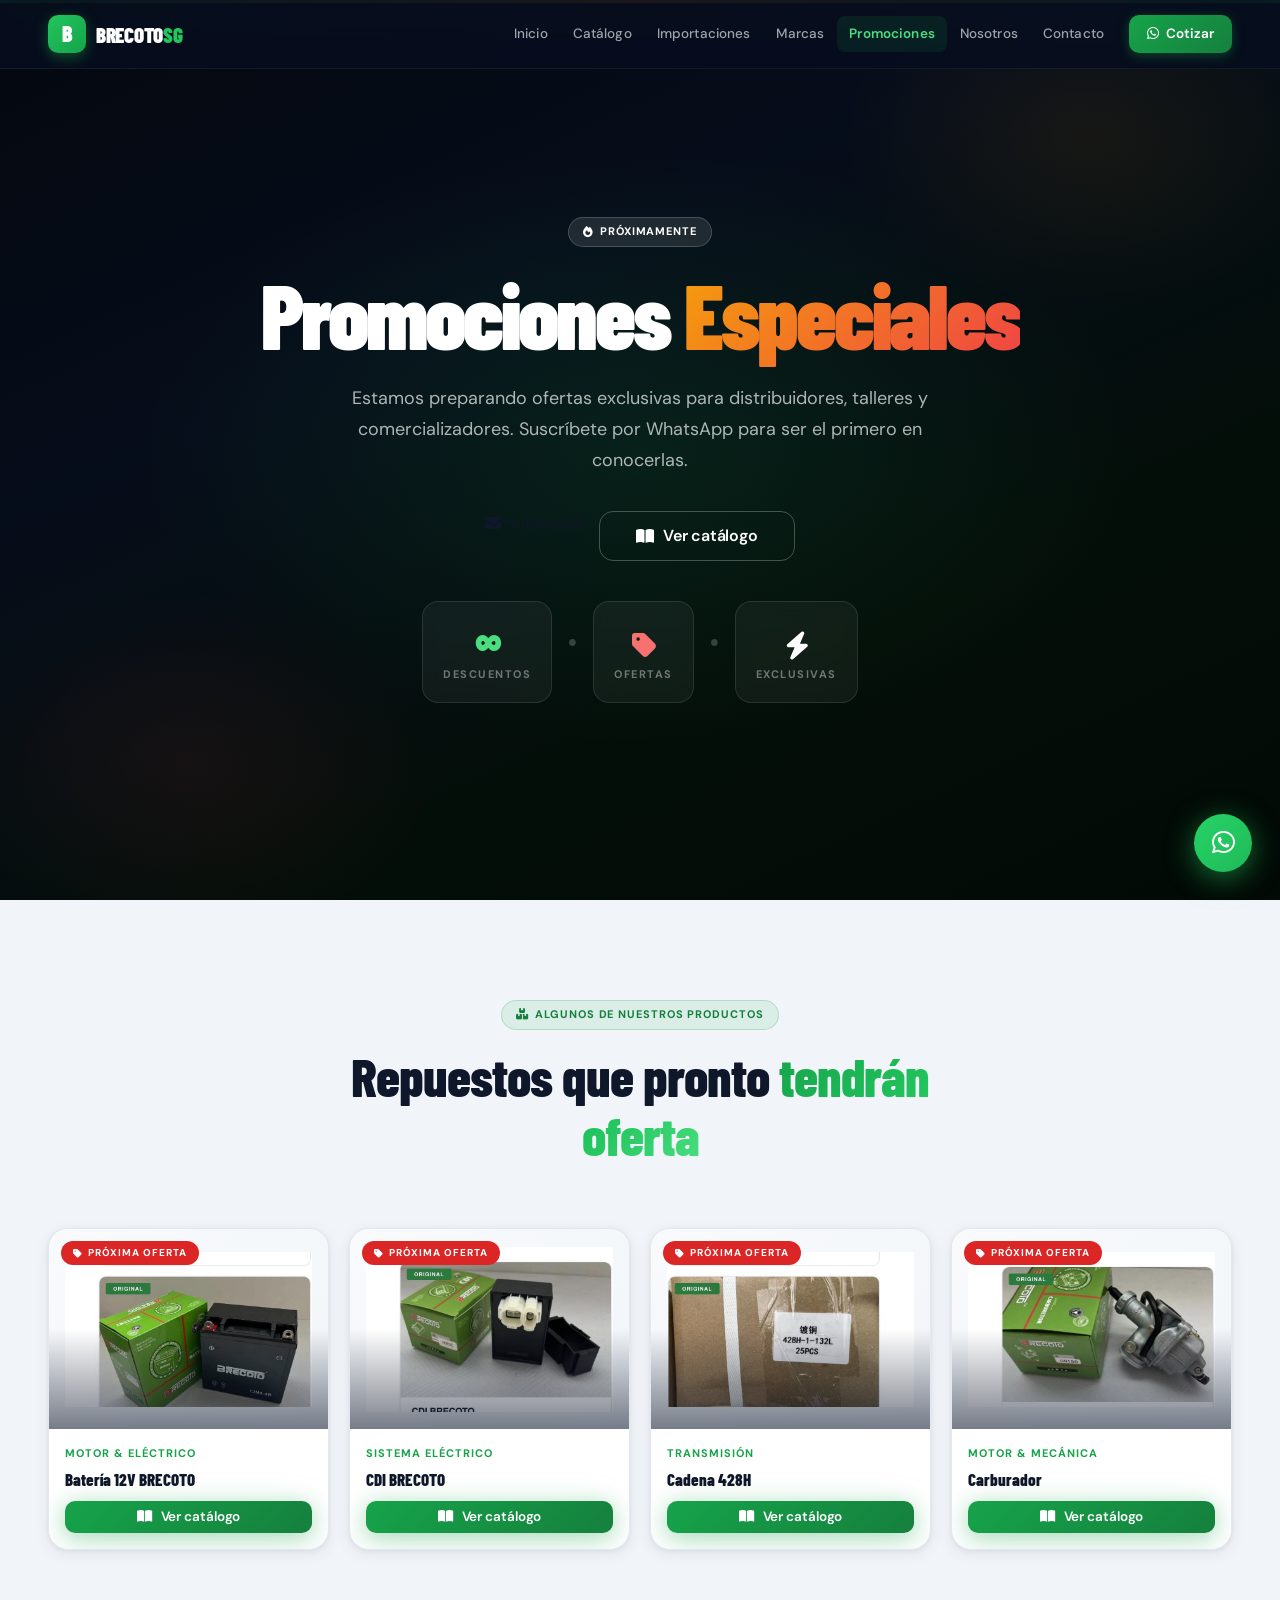
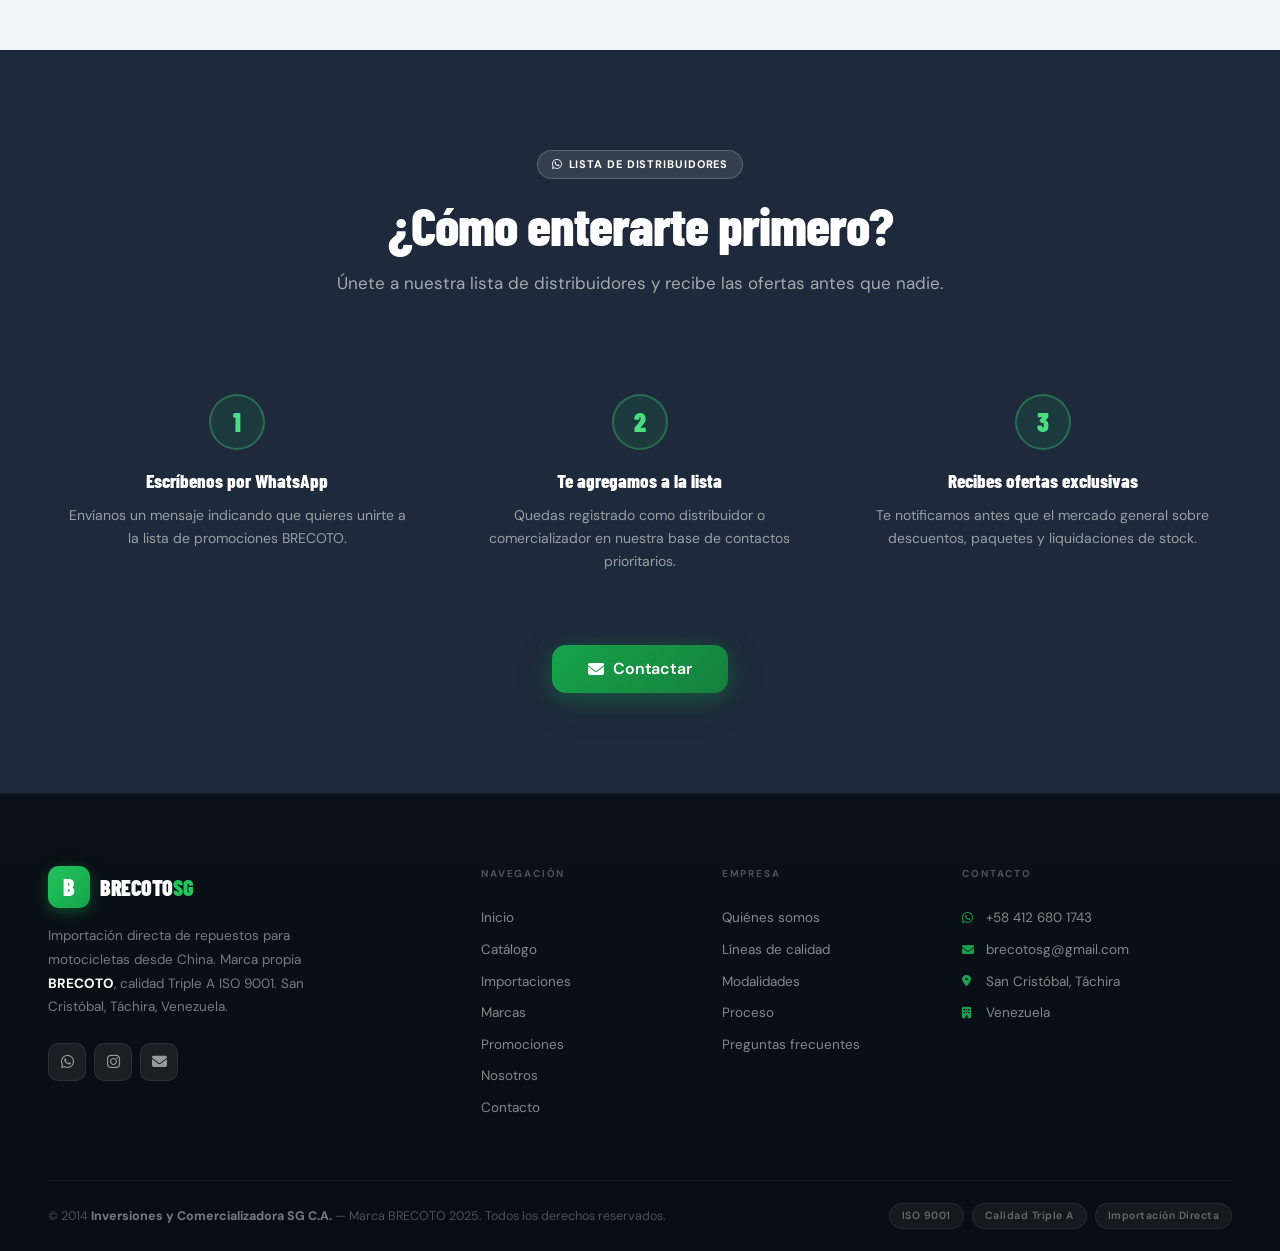
<file: promociones.html>
<!DOCTYPE html>
<html lang="es">
<head>
<meta charset="UTF-8">
<meta name="viewport" content="width=device-width,initial-scale=1.0">
<title>Promociones · BRECOTO SG — Ofertas Especiales</title>
<meta name="description" content="Próximamente: ofertas exclusivas para distribuidores, talleres y comercializadores. Suscríbete para ser el primero en conocerlas.">
<meta name="author" content="Inversiones y Comercializadora SG C.A.">
<link rel="icon" type="image/svg+xml" href="data:image/svg+xml,%3Csvg xmlns='http://www.w3.org/2000/svg' viewBox='0 0 40 40'%3E%3Crect width='40' height='40' rx='10' fill='%2316a34a'/%3E%3Ctext x='20' y='29' font-family='Arial Black,Arial' font-weight='900' font-size='26' text-anchor='middle' fill='%23dc2626'%3EB%3C/text%3E%3C/svg%3E">
<link rel="preconnect" href="https://fonts.googleapis.com">
<link rel="preconnect" href="https://fonts.gstatic.com" crossorigin>
<link href="https://fonts.googleapis.com/css2?family=Barlow+Condensed:ital,wght@0,600;0,700;0,800;0,900;1,700&family=DM+Sans:ital,opsz,wght@0,9..40,400;0,9..40,500;0,9..40,600;0,9..40,700;1,9..40,400&display=swap" rel="stylesheet">
<link rel="stylesheet" href="https://cdnjs.cloudflare.com/ajax/libs/font-awesome/6.5.0/css/all.min.css">
<link rel="stylesheet" href="assets/style.css">
<style>
/* ── PROMO HERO ── */
#hero-promo{
  min-height:100vh;
  background:linear-gradient(155deg,#04080f 0%,#060d1a 35%,#040e08 70%,#020a05 100%);
  display:flex;flex-direction:column;align-items:center;justify-content:center;
  text-align:center;padding:100px 24px 80px;
  position:relative;overflow:hidden;
}
#hero-promo::before{
  content:'';position:absolute;inset:0;pointer-events:none;
  background:
    radial-gradient(ellipse 65% 55% at 50% 50%,rgba(22,163,74,.13) 0%,transparent 60%),
    radial-gradient(ellipse 35% 35% at 15% 85%,rgba(239,68,68,.07) 0%,transparent 55%),
    radial-gradient(ellipse 35% 35% at 85% 15%,rgba(245,158,11,.07) 0%,transparent 55%);
}
#hero-promo::after{
  content:'';position:absolute;top:0;left:0;right:0;height:3px;
  background:linear-gradient(90deg,var(--green),#f59e0b,var(--green));
}
.hero-promo-inner{position:relative;z-index:1;max-width:780px;}
#hero-promo h1{
  font-family:'Barlow Condensed',sans-serif;
  font-size:clamp(48px,8vw,90px);font-weight:900;letter-spacing:-3px;
  color:#fff;line-height:1.05;margin:20px 0 22px;
}
#hero-promo .lead{
  color:rgba(255,255,255,.68);font-size:18px;max-width:580px;
  margin:0 auto 36px;line-height:1.7;
}

/* Animated coming-soon boxes */
.cs-boxes{
  display:flex;gap:16px;justify-content:center;flex-wrap:wrap;
  margin:40px auto 0;max-width:480px;
}
.cs-box{
  background:rgba(255,255,255,.05);
  border:1px solid rgba(255,255,255,.1);
  border-radius:16px;padding:18px 20px;min-width:100px;
  text-align:center;backdrop-filter:blur(8px);
}
.cs-box-num{
  font-family:'Barlow Condensed',sans-serif;font-size:40px;font-weight:900;
  color:#fff;letter-spacing:-2px;line-height:1;
  animation:pulseDim 2.5s ease-in-out infinite;
}
.cs-box:nth-child(1) .cs-box-num{color:#4ade80;animation-delay:0s;}
.cs-box:nth-child(2) .cs-box-num{color:#fbbf24;animation-delay:.5s;}
.cs-box:nth-child(3) .cs-box-num{color:#f87171;animation-delay:1s;}
.cs-box-lbl{font-size:11px;font-weight:700;letter-spacing:1.5px;text-transform:uppercase;color:rgba(255,255,255,.4);margin-top:6px;}
@keyframes pulseDim{
  0%,100%{opacity:.7;transform:scale(1);}
  50%{opacity:1;transform:scale(1.04);}
}
.cs-sep{display:flex;align-items:center;font-family:'Barlow Condensed',sans-serif;font-size:36px;font-weight:900;color:rgba(255,255,255,.2);padding-bottom:24px;}

/* Teaser product cards */
.teaser-grid{display:grid;grid-template-columns:repeat(4,1fr);gap:20px;}
.teaser-card{
  background:var(--white);border:1.5px solid var(--border);
  border-radius:20px;overflow:hidden;box-shadow:var(--sh1);
  transition:var(--tr);position:relative;
}
.teaser-card:hover{box-shadow:var(--sh3);transform:translateY(-4px);}
.teaser-img-wrap{position:relative;overflow:hidden;}
.teaser-img{
  width:100%;height:200px;object-fit:contain;
  background:linear-gradient(145deg,#f8fafc,#f1f5f9);
  padding:16px;display:block;
}
.teaser-overlay{
  position:absolute;inset:0;
  background:linear-gradient(180deg,transparent 50%,rgba(15,23,42,.55) 100%);
}
.teaser-badge{
  position:absolute;top:12px;left:12px;
  background:#dc2626;color:#fff;
  font-size:10px;font-weight:700;letter-spacing:1px;text-transform:uppercase;
  padding:4px 12px;border-radius:999px;
  display:flex;align-items:center;gap:5px;
}
.teaser-body{padding:16px;}
.teaser-cat{font-size:11px;font-weight:700;letter-spacing:1px;text-transform:uppercase;color:var(--green);margin-bottom:6px;}
.teaser-name{font-family:'Barlow Condensed',sans-serif;font-size:17px;font-weight:800;color:var(--ink);margin-bottom:12px;line-height:1.2;}

/* Steps for newsletter */
.steps-row{display:grid;grid-template-columns:repeat(3,1fr);gap:24px;margin-top:0;}
.step-card{text-align:center;padding:32px 20px;}
.step-num{
  width:56px;height:56px;border-radius:50%;
  background:rgba(22,163,74,.15);border:2px solid rgba(74,222,128,.3);
  font-family:'Barlow Condensed',sans-serif;font-size:26px;font-weight:900;
  color:#4ade80;display:flex;align-items:center;justify-content:center;
  margin:0 auto 16px;
}
.step-title{font-family:'Barlow Condensed',sans-serif;font-size:19px;font-weight:800;color:#fff;margin-bottom:8px;}
.step-desc{font-size:14px;color:rgba(255,255,255,.55);line-height:1.65;}

@media(max-width:900px){
  .teaser-grid{grid-template-columns:repeat(2,1fr);}
  .steps-row{grid-template-columns:1fr;}
}
@media(max-width:560px){
  .teaser-grid{grid-template-columns:1fr 1fr;}
  .cs-boxes{gap:10px;}
  .cs-box{min-width:80px;padding:14px 12px;}
  .cs-box-num{font-size:30px;}
}
@media(max-width:400px){
  .teaser-grid{grid-template-columns:1fr;}
}
</style>
</head>
<body>

<!-- ── NAVBAR ── -->
<nav id="nav">
  <div class="nav-wrap">
    <a href="index.html" class="brand"><div class="brand-ico">B</div><span class="brand-txt">BRECOTO<em>SG</em></span></a>
    <div class="nav-links">
      <a href="index.html" class="nl" data-page="index">Inicio</a>
      <a href="catalogo.html" class="nl" data-page="catalogo">Catálogo</a>
      <a href="importaciones.html" class="nl" data-page="importaciones">Importaciones</a>
      <a href="marcas.html" class="nl" data-page="marcas">Marcas</a>
      <a href="promociones.html" class="nl act" data-page="promociones">Promociones</a>
      <a href="nosotros.html" class="nl" data-page="nosotros">Nosotros</a>
      <a href="contacto.html" class="nl" data-page="contacto">Contacto</a>
      <a href="https://wa.me/584126801743" target="_blank" rel="noopener" class="nav-cta"><i class="fab fa-whatsapp"></i> Cotizar</a>
    </div>
    <button class="burger" id="burger" onclick="toggleMenu()" aria-label="Menú"><span></span><span></span><span></span></button>
  </div>
  <div class="mob-menu" id="mob-menu">
    <a href="index.html" class="nl" data-page="index">Inicio</a>
    <a href="catalogo.html" class="nl" data-page="catalogo">Catálogo</a>
    <a href="importaciones.html" class="nl" data-page="importaciones">Importaciones</a>
    <a href="marcas.html" class="nl" data-page="marcas">Marcas</a>
    <a href="promociones.html" class="nl act" data-page="promociones">Promociones</a>
    <a href="nosotros.html" class="nl" data-page="nosotros">Nosotros</a>
    <a href="contacto.html" class="nl" data-page="contacto">Contacto</a>
    <a href="https://wa.me/584126801743" target="_blank" rel="noopener" class="nav-cta"><i class="fab fa-whatsapp"></i> Cotizar por WhatsApp</a>
  </div>
</nav>

<!-- ── 1. HERO PROMO ── -->
<section id="hero-promo">
  <div class="hero-promo-inner">
    <span class="chip chip-w"><i class="fas fa-fire"></i> Próximamente</span>
    <h1>Promociones <span class="gtxt-vibrant">Especiales</span></h1>
    <p class="lead">Estamos preparando ofertas exclusivas para distribuidores, talleres y comercializadores. Suscríbete por WhatsApp para ser el primero en conocerlas.</p>

    <div style="display:flex;gap:14px;justify-content:center;flex-wrap:wrap;">
      <a href="contacto.html" class="wa-notify-btn"><i class="fas fa-envelope"></i> Notifícame</a>
      <a href="catalogo.html" class="btn btn-out-w btn-lg">
        <i class="fas fa-book-open"></i> Ver catálogo
      </a>
    </div>

    <!-- Coming soon visual -->
    <div class="cs-boxes">
      <div class="cs-box">
        <div class="cs-box-num">∞</div>
        <div class="cs-box-lbl">Descuentos</div>
      </div>
      <div class="cs-sep">·</div>
      <div class="cs-box">
        <div class="cs-box-num"><i class="fas fa-tag" style="font-size:28px;"></i></div>
        <div class="cs-box-lbl">Ofertas</div>
      </div>
      <div class="cs-sep">·</div>
      <div class="cs-box">
        <div class="cs-box-num"><i class="fas fa-bolt" style="font-size:28px;"></i></div>
        <div class="cs-box-lbl">Exclusivas</div>
      </div>
    </div>
  </div>
</section>

<!-- ── 2. TEASER PRODUCTOS ── -->
<section class="sec sec-alt" id="teaser">
  <div class="wrap">
    <div class="sec-head fi">
      <span class="chip chip-g"><i class="fas fa-boxes-stacked"></i> Algunos de nuestros productos</span>
      <h2 class="h2">Repuestos que pronto <span class="gtxt-g">tendrán oferta</span></h2>
    </div>

    <div class="teaser-grid">

      <div class="teaser-card fi d1">
        <div class="teaser-img-wrap">
          <img src="images/productos/bateria-12v.jpg" alt="Batería 12V BRECOTO" class="teaser-img" loading="lazy">
          <div class="teaser-overlay"></div>
          <div class="teaser-badge"><i class="fas fa-tag"></i> Próxima oferta</div>
        </div>
        <div class="teaser-body">
          <div class="teaser-cat">Motor &amp; Eléctrico</div>
          <div class="teaser-name">Batería 12V BRECOTO</div>
          <a href="catalogo.html" class="btn btn-g btn-sm" style="width:100%;justify-content:center;"><i class="fas fa-book-open"></i> Ver catálogo</a>
        </div>
      </div>

      <div class="teaser-card fi d2">
        <div class="teaser-img-wrap">
          <img src="images/productos/cdi-brecoto.jpg" alt="CDI BRECOTO" class="teaser-img" loading="lazy">
          <div class="teaser-overlay"></div>
          <div class="teaser-badge"><i class="fas fa-tag"></i> Próxima oferta</div>
        </div>
        <div class="teaser-body">
          <div class="teaser-cat">Sistema Eléctrico</div>
          <div class="teaser-name">CDI BRECOTO</div>
          <a href="catalogo.html" class="btn btn-g btn-sm" style="width:100%;justify-content:center;"><i class="fas fa-book-open"></i> Ver catálogo</a>
        </div>
      </div>

      <div class="teaser-card fi d3">
        <div class="teaser-img-wrap">
          <img src="images/productos/cadena-428h.jpg" alt="Cadena 428H" class="teaser-img" loading="lazy">
          <div class="teaser-overlay"></div>
          <div class="teaser-badge"><i class="fas fa-tag"></i> Próxima oferta</div>
        </div>
        <div class="teaser-body">
          <div class="teaser-cat">Transmisión</div>
          <div class="teaser-name">Cadena 428H</div>
          <a href="catalogo.html" class="btn btn-g btn-sm" style="width:100%;justify-content:center;"><i class="fas fa-book-open"></i> Ver catálogo</a>
        </div>
      </div>

      <div class="teaser-card fi d4">
        <div class="teaser-img-wrap">
          <img src="images/productos/carburador.jpg" alt="Carburador" class="teaser-img" loading="lazy">
          <div class="teaser-overlay"></div>
          <div class="teaser-badge"><i class="fas fa-tag"></i> Próxima oferta</div>
        </div>
        <div class="teaser-body">
          <div class="teaser-cat">Motor &amp; Mecánica</div>
          <div class="teaser-name">Carburador</div>
          <a href="catalogo.html" class="btn btn-g btn-sm" style="width:100%;justify-content:center;"><i class="fas fa-book-open"></i> Ver catálogo</a>
        </div>
      </div>

    </div>
  </div>
</section>

<!-- ── 3. NEWSLETTER / SUSCRIPCIÓN ── -->
<section class="sec sec-dark" id="newsletter">
  <div class="wrap">
    <div class="sec-head fi">
      <span class="chip chip-w"><i class="fab fa-whatsapp"></i> Lista de distribuidores</span>
      <h2 class="h2" style="color:#fff;">¿Cómo enterarte primero?</h2>
      <p class="sub">Únete a nuestra lista de distribuidores y recibe las ofertas antes que nadie.</p>
    </div>

    <div class="steps-row">
      <div class="step-card fi d1">
        <div class="step-num">1</div>
        <div class="step-title">Escríbenos por WhatsApp</div>
        <p class="step-desc">Envíanos un mensaje indicando que quieres unirte a la lista de promociones BRECOTO.</p>
      </div>
      <div class="step-card fi d2">
        <div class="step-num">2</div>
        <div class="step-title">Te agregamos a la lista</div>
        <p class="step-desc">Quedas registrado como distribuidor o comercializador en nuestra base de contactos prioritarios.</p>
      </div>
      <div class="step-card fi d3">
        <div class="step-num">3</div>
        <div class="step-title">Recibes ofertas exclusivas</div>
        <p class="step-desc">Te notificamos antes que el mercado general sobre descuentos, paquetes y liquidaciones de stock.</p>
      </div>
    </div>

    <div style="text-align:center;margin-top:40px;" class="fi">
      <a href="contacto.html" class="btn btn-g btn-lg"><i class="fas fa-envelope"></i> Contactar</a>
    </div>
  </div>
</section>

<!-- ── FOOTER ── -->
<footer>
  <div class="wrap">
    <div class="ft-grid">
      <div>
        <div class="ft-brand-row"><div class="ft-brand-ico">B</div><div class="ft-brand-name">BRECOTO<span>SG</span></div></div>
        <p class="ft-desc">Importación directa de repuestos para motocicletas desde China. Marca propia <strong style="color:#fff;">BRECOTO</strong>, calidad Triple A ISO 9001. San Cristóbal, Táchira, Venezuela.</p>
        <div class="ft-soc">
          <a href="https://wa.me/584126801743" target="_blank" rel="noopener" class="ft-si"><i class="fab fa-whatsapp"></i></a>
          <a href="https://www.instagram.com/brecoto_sg?igsh=eXhyN2drc295OWs=" target="_blank" rel="noopener" class="ft-si"><i class="fab fa-instagram"></i></a>
          <a href="mailto:brecotosg@gmail.com" class="ft-si"><i class="fas fa-envelope"></i></a>
        </div>
      </div>
      <div>
        <div class="ft-col-title">Navegación</div>
        <a href="index.html" class="ft-link">Inicio</a><a href="catalogo.html" class="ft-link">Catálogo</a><a href="importaciones.html" class="ft-link">Importaciones</a><a href="marcas.html" class="ft-link">Marcas</a><a href="promociones.html" class="ft-link">Promociones</a><a href="nosotros.html" class="ft-link">Nosotros</a><a href="contacto.html" class="ft-link">Contacto</a>
      </div>
      <div>
        <div class="ft-col-title">Empresa</div>
        <a href="nosotros.html" class="ft-link">Quiénes somos</a><a href="marcas.html" class="ft-link">Líneas de calidad</a><a href="importaciones.html" class="ft-link">Modalidades</a><a href="importaciones.html#proceso" class="ft-link">Proceso</a><a href="importaciones.html#faq" class="ft-link">Preguntas frecuentes</a>
      </div>
      <div>
        <div class="ft-col-title">Contacto</div>
        <a href="https://wa.me/584126801743" target="_blank" rel="noopener" class="ft-link"><i class="fab fa-whatsapp"></i> +58 412 680 1743</a>
        <a href="mailto:brecotosg@gmail.com" class="ft-link"><i class="fas fa-envelope"></i> brecotosg@gmail.com</a>
        <span class="ft-link"><i class="fas fa-location-dot"></i> San Cristóbal, Táchira</span>
        <span class="ft-link"><i class="fas fa-building"></i> Venezuela</span>
      </div>
    </div>
    <div class="ft-bottom">
      <span>© 2014 <strong>Inversiones y Comercializadora SG C.A.</strong> — Marca BRECOTO 2025. Todos los derechos reservados.</span>
      <span class="ft-certs"><span class="ft-cert">ISO 9001</span><span class="ft-cert">Calidad Triple A</span><span class="ft-cert">Importación Directa</span></span>
    </div>
  </div>
</footer>
<a href="https://wa.me/584126801743" target="_blank" rel="noopener" id="wa-fab" title="WhatsApp"><i class="fab fa-whatsapp"></i></a>

<script src="assets/main.js"></script>
</body>
</html>
</file>
<file: assets/style.css>
/* ═══════════════════════════════════════════════════════════
   BRECOTO SG International Limited — Shared Design System
   ═══════════════════════════════════════════════════════════ */

/* ── Reset ─────────────────────────────────────────────── */
*,*::before,*::after{box-sizing:border-box;margin:0;padding:0;}
html{scroll-behavior:smooth;-webkit-text-size-adjust:100%;}
body{font-family:'DM Sans',sans-serif;color:#0f172a;background:#f8fafc;line-height:1.6;-webkit-font-smoothing:antialiased;text-rendering:optimizeLegibility;}
img{display:block;max-width:100%;height:auto;}
a{text-decoration:none;color:inherit;}
ul,ol{list-style:none;}
button{font-family:inherit;cursor:pointer;border:none;background:none;}
input,select,textarea{font-family:inherit;font-size:inherit;}
::-webkit-scrollbar{width:5px;}
::-webkit-scrollbar-track{background:#f1f5f9;}
::-webkit-scrollbar-thumb{background:linear-gradient(180deg,var(--green),var(--green-d));border-radius:3px;}

/* ── CSS Variables ──────────────────────────────────────── */
:root{
  --green:#16a34a;--green-l:#22c55e;--green-d:#15803d;
  --green-s:rgba(22,163,74,.1);--green-t:rgba(22,163,74,.05);
  --green-glow:rgba(22,163,74,.25);
  --blue:#1d4ed8;--blue-l:#3b82f6;--blue-d:#1e40af;--blue-s:rgba(29,78,216,.1);
  --red:#dc2626;--gold:#d97706;--gold-l:#f59e0b;--purple:#7c3aed;--teal:#0d9488;
  --ink:#0f172a;--ink2:#1e293b;--ink3:#475569;
  --gray:#94a3b8;--gray-l:#cbd5e1;
  --bg:#f8fafc;--bg2:#f1f5f9;--white:#fff;--border:#e2e8f0;
  --sh0:0 1px 2px rgba(15,23,42,.06);
  --sh1:0 1px 4px rgba(15,23,42,.06),0 4px 16px rgba(15,23,42,.07);
  --sh2:0 4px 12px rgba(15,23,42,.08),0 12px 32px rgba(15,23,42,.08);
  --sh3:0 8px 24px rgba(15,23,42,.12),0 24px 56px rgba(15,23,42,.10);
  --sh-g:0 4px 20px rgba(22,163,74,.3),0 8px 40px rgba(22,163,74,.15);
  --sh-b:0 4px 20px rgba(29,78,216,.28);
  --tr:.22s cubic-bezier(.4,0,.2,1);
  --radius:16px;--radius-sm:10px;--radius-lg:24px;--radius-xl:32px;
}

/* ── Typography ─────────────────────────────────────────── */
h1,h2,h3,.h1,.h2,.h3{font-family:'Barlow Condensed',sans-serif;line-height:1.12;color:var(--ink);}
h1,.h1{font-size:clamp(40px,6.5vw,74px);font-weight:900;letter-spacing:-2px;line-height:1.08;}
h2,.h2{font-size:clamp(30px,4.5vw,54px);font-weight:800;letter-spacing:-1px;line-height:1.1;color:var(--ink);}
h3,.h3{font-size:clamp(20px,2.8vw,30px);font-weight:700;letter-spacing:-.5px;line-height:1.2;color:var(--ink);}
h4,.h4{font-family:'DM Sans',sans-serif;font-size:17px;font-weight:700;color:var(--ink);}
p{line-height:1.72;}
.lead{font-size:18px;line-height:1.7;color:var(--ink3);}
.sub{font-size:16px;line-height:1.65;color:var(--ink3);}
.text{font-size:14.5px;color:var(--ink3);line-height:1.65;}
.text-center{text-align:center;}
.gtxt-g{background:linear-gradient(135deg,#16a34a 0%,#22c55e 60%,#4ade80 100%);-webkit-background-clip:text;-webkit-text-fill-color:transparent;background-clip:text;}
.gtxt-b{background:linear-gradient(135deg,#1d4ed8,#3b82f6);-webkit-background-clip:text;-webkit-text-fill-color:transparent;background-clip:text;}
.gtxt-cool{background:linear-gradient(135deg,#06b6d4,#818cf8);-webkit-background-clip:text;-webkit-text-fill-color:transparent;background-clip:text;}
.gtxt-vibrant{background:linear-gradient(135deg,#f59e0b,#ef4444);-webkit-background-clip:text;-webkit-text-fill-color:transparent;background-clip:text;}

/* ── Layout ─────────────────────────────────────────────── */
.wrap{max-width:1240px;margin:0 auto;padding:0 28px;}
.sec{padding:100px 0;}
.sec-alt{background:var(--bg2);}
.sec-dark{background:var(--ink2);}
.sec-head{text-align:center;max-width:680px;margin:0 auto 64px;}
.sec-head .chip{margin-bottom:16px;}
.sec-head .h2{margin:0 0 14px;}
.sec-head .sub,.sec-head p{font-size:17px;line-height:1.7;color:var(--ink3);}
.sec-dark .sec-head .sub,.sec-dark .sec-head p{color:rgba(255,255,255,.6);}

/* ── Chips ──────────────────────────────────────────────── */
.chip{display:inline-flex;align-items:center;gap:6px;padding:5px 14px;border-radius:100px;font-size:11px;font-weight:700;letter-spacing:.9px;text-transform:uppercase;transition:var(--tr);}
.chip-g{background:var(--green-s);color:var(--green-d);border:1px solid rgba(22,163,74,.22);}
.chip-b{background:var(--blue-s);color:var(--blue-d);border:1px solid rgba(29,78,216,.2);}
.chip-w{background:rgba(255,255,255,.1);color:#fff;border:1px solid rgba(255,255,255,.18);}
.chip-gold{background:rgba(217,119,6,.1);color:#92400e;border:1px solid rgba(217,119,6,.2);}
.chip-p{background:rgba(124,58,237,.08);color:var(--purple);border:1px solid rgba(124,58,237,.18);}

/* ── Buttons ─────────────────────────────────────────────── */
.btn{display:inline-flex;align-items:center;justify-content:center;gap:9px;padding:13px 26px;border-radius:12px;font-size:15px;font-weight:600;transition:var(--tr);white-space:nowrap;line-height:1;cursor:pointer;letter-spacing:-.1px;}
.btn-g{background:linear-gradient(135deg,#16a34a,#15803d);color:#fff;box-shadow:var(--sh-g);}
.btn-g:hover{background:linear-gradient(135deg,#15803d,#14532d);transform:translateY(-2px);box-shadow:0 8px 32px rgba(22,163,74,.4),0 4px 12px rgba(22,163,74,.2);}
.btn-b{background:linear-gradient(135deg,#1d4ed8,#1e40af);color:#fff;box-shadow:var(--sh-b);}
.btn-b:hover{background:linear-gradient(135deg,#1e40af,#1e3a8a);transform:translateY(-2px);}
.btn-wa{background:linear-gradient(135deg,#25D366,#20ba59);color:#fff;box-shadow:0 4px 20px rgba(37,211,102,.35);}
.btn-wa:hover{background:linear-gradient(135deg,#20ba59,#16a34a);transform:translateY(-2px);box-shadow:0 8px 32px rgba(37,211,102,.45);}
.btn-out{background:transparent;color:var(--ink2);border:1.5px solid var(--border);}
.btn-out:hover{border-color:var(--green);color:var(--green);background:var(--green-t);transform:translateY(-1px);}
.btn-out-w{background:transparent;color:#fff;border:1.5px solid rgba(255,255,255,.25);}
.btn-out-w:hover{border-color:rgba(255,255,255,.7);background:rgba(255,255,255,.08);transform:translateY(-1px);}
.btn-sm{padding:9px 18px;font-size:13.5px;border-radius:10px;}
.btn-lg{padding:16px 36px;font-size:16px;border-radius:14px;letter-spacing:-.2px;}

/* ── Cards ──────────────────────────────────────────────── */
.card{background:var(--white);border:1px solid var(--border);border-radius:var(--radius);padding:28px;box-shadow:var(--sh1);transition:var(--tr);}
.card:hover{box-shadow:var(--sh3);transform:translateY(-4px);border-color:rgba(22,163,74,.2);}

/* ── Reveal animations ───────────────────────────────────── */
.fi{opacity:0;transform:translateY(32px);transition:.65s cubic-bezier(.22,.68,0,1.2);}
.fi.in{opacity:1;transform:none;}
.sl{opacity:0;transform:translateX(-32px);transition:.65s cubic-bezier(.22,.68,0,1.2);}
.sl.in{opacity:1;transform:none;}
.sr{opacity:0;transform:translateX(32px);transition:.65s cubic-bezier(.22,.68,0,1.2);}
.sr.in{opacity:1;transform:none;}
.d1{transition-delay:.1s;}.d2{transition-delay:.2s;}.d3{transition-delay:.3s;}
.d4{transition-delay:.4s;}.d5{transition-delay:.5s;}.d6{transition-delay:.6s;}

/* ══════════════════════════════════════════════════════════
   NAVBAR
   ══════════════════════════════════════════════════════════ */
#nav{
  position:fixed;top:0;left:0;right:0;z-index:999;
  background:rgba(8,14,30,.85);
  backdrop-filter:blur(24px) saturate(180%);-webkit-backdrop-filter:blur(24px) saturate(180%);
  border-bottom:1px solid rgba(255,255,255,.06);
  transition:background .3s ease,box-shadow .3s ease;
}
#nav.scrolled{background:rgba(8,14,30,.97);box-shadow:0 4px 32px rgba(0,0,0,.3);}
.nav-wrap{max-width:1240px;margin:0 auto;padding:0 28px;height:68px;display:flex;align-items:center;gap:20px;}
.brand{display:flex;align-items:center;gap:10px;flex-shrink:0;}
.brand-ico{width:38px;height:38px;border-radius:10px;background:linear-gradient(135deg,#22c55e,#16a34a);color:#fff;font-family:'Barlow Condensed',sans-serif;font-size:22px;font-weight:900;display:flex;align-items:center;justify-content:center;box-shadow:0 4px 14px rgba(22,163,74,.45);flex-shrink:0;letter-spacing:-1px;}
.brand-txt{font-family:'Barlow Condensed',sans-serif;font-size:21px;font-weight:900;color:#fff;letter-spacing:-.3px;line-height:1;}
.brand-txt em{color:#22c55e;font-style:normal;}
.nav-links{display:flex;align-items:center;gap:1px;margin-left:auto;}
.nl{color:rgba(255,255,255,.62);font-size:13.5px;font-weight:500;padding:7px 12px;border-radius:8px;transition:var(--tr);white-space:nowrap;letter-spacing:.01em;}
.nl:hover{color:#fff;background:rgba(255,255,255,.08);}
.nl.act{color:#4ade80!important;background:rgba(22,163,74,.12);font-weight:600;}
.nav-cta{background:linear-gradient(135deg,#16a34a,#15803d);color:#fff!important;padding:8px 18px;border-radius:10px;font-size:13.5px;font-weight:600;display:flex;align-items:center;gap:7px;transition:var(--tr);margin-left:12px;white-space:nowrap;box-shadow:0 3px 12px rgba(22,163,74,.35);}
.nav-cta:hover{background:linear-gradient(135deg,#15803d,#14532d);transform:translateY(-1px);box-shadow:0 6px 20px rgba(22,163,74,.45);}
.burger{display:none;flex-direction:column;gap:5px;padding:7px;border-radius:8px;margin-left:auto;}
.burger span{display:block;width:22px;height:2px;background:rgba(255,255,255,.85);border-radius:2px;transition:var(--tr);}
.burger.open span:nth-child(1){transform:translateY(7px) rotate(45deg);}
.burger.open span:nth-child(2){opacity:0;transform:scaleX(0);}
.burger.open span:nth-child(3){transform:translateY(-7px) rotate(-45deg);}
.mob-menu{display:none;background:rgba(8,14,30,.98);border-top:1px solid rgba(255,255,255,.06);padding:14px 20px 24px;flex-direction:column;gap:2px;}
.mob-menu.open{display:flex;}
.mob-menu .nl{font-size:15px;padding:12px 14px;color:rgba(255,255,255,.72);}
.mob-menu .nav-cta{margin:12px 0 0;justify-content:center;padding:13px;}

/* ══════════════════════════════════════════════════════════
   PAGE HERO (sub-pages)
   ══════════════════════════════════════════════════════════ */
.page-hero{padding:148px 0 88px;background:linear-gradient(150deg,#050c17 0%,#0a1628 45%,#051a0e 100%);position:relative;overflow:hidden;}
.page-hero::before{content:'';position:absolute;inset:0;background:radial-gradient(ellipse 80% 70% at 15% 55%,rgba(22,163,74,.16) 0%,transparent 55%),radial-gradient(ellipse 60% 60% at 85% 20%,rgba(29,78,216,.1) 0%,transparent 55%);pointer-events:none;}
.page-hero::after{content:'';position:absolute;top:0;left:0;right:0;height:3px;background:linear-gradient(90deg,transparent 0%,#16a34a 30%,#22c55e 50%,#16a34a 70%,transparent 100%);}
.ph-inner{position:relative;z-index:1;max-width:1240px;margin:0 auto;padding:0 28px;}
.ph-inner .chip{margin-bottom:20px;}
.ph-inner h1{color:#fff;margin:0 0 18px;text-shadow:0 4px 24px rgba(0,0,0,.4);}
.ph-inner .lead{color:rgba(255,255,255,.65);max-width:600px;}
.ph-btns{display:flex;gap:14px;flex-wrap:wrap;margin-top:32px;}

/* ══════════════════════════════════════════════════════════
   FOOTER
   ══════════════════════════════════════════════════════════ */
footer,.footer{background:linear-gradient(180deg,#0a1017 0%,#060d14 100%);padding:72px 0 0;border-top:1px solid rgba(255,255,255,.05);}
.ft-grid{display:grid;grid-template-columns:2fr 1fr 1fr 1.4fr;gap:48px;padding-bottom:56px;border-bottom:1px solid rgba(255,255,255,.06);}
.ft-brand-row{display:flex;align-items:center;gap:10px;margin-bottom:16px;}
.ft-brand-ico{width:42px;height:42px;border-radius:11px;background:linear-gradient(135deg,#22c55e,#16a34a);color:#fff;font-family:'Barlow Condensed',sans-serif;font-size:24px;font-weight:900;display:flex;align-items:center;justify-content:center;box-shadow:0 4px 14px rgba(22,163,74,.4);}
.ft-brand-name{font-family:'Barlow Condensed',sans-serif;font-size:22px;font-weight:900;color:#fff;letter-spacing:-.3px;}
.ft-brand-name span{color:#22c55e;}
.ft-desc{font-size:13.5px;line-height:1.75;color:rgba(255,255,255,.45);margin-bottom:24px;max-width:280px;}
.ft-soc{display:flex;gap:8px;}
.ft-si{width:38px;height:38px;border-radius:10px;background:rgba(255,255,255,.07);border:1px solid rgba(255,255,255,.08);color:rgba(255,255,255,.55);font-size:15px;display:flex;align-items:center;justify-content:center;transition:var(--tr);}
.ft-si:hover{background:var(--green);border-color:var(--green);color:#fff;transform:translateY(-2px);box-shadow:var(--sh-g);}
.ft-col-title{font-size:10px;font-weight:700;letter-spacing:1.8px;text-transform:uppercase;color:rgba(255,255,255,.28);margin-bottom:20px;}
.ft-link{display:flex;align-items:center;gap:8px;font-size:13.5px;color:rgba(255,255,255,.5);padding:5px 0;transition:var(--tr);}
.ft-link:hover{color:var(--green-l);padding-left:4px;}
.ft-link i{font-size:12px;color:var(--green-l);flex-shrink:0;width:16px;opacity:.8;}
.ft-bottom{padding:22px 0;display:flex;align-items:center;justify-content:space-between;gap:16px;font-size:12.5px;color:rgba(255,255,255,.28);flex-wrap:wrap;}
.ft-bottom strong{color:rgba(255,255,255,.45);}
.ft-certs{display:flex;gap:8px;flex-wrap:wrap;}
.ft-cert,.ft-cert-badge{background:rgba(255,255,255,.05);border:1px solid rgba(255,255,255,.07);padding:4px 12px;border-radius:100px;font-size:10.5px;font-weight:600;letter-spacing:.5px;color:rgba(255,255,255,.35);}
.ft-soc a{width:38px;height:38px;border-radius:10px;background:rgba(255,255,255,.07);border:1px solid rgba(255,255,255,.08);color:rgba(255,255,255,.55);font-size:15px;display:flex;align-items:center;justify-content:center;transition:var(--tr);}
.ft-soc a:hover{background:var(--green);border-color:var(--green);color:#fff;transform:translateY(-2px);}

/* ══════════════════════════════════════════════════════════
   WHATSAPP FAB
   ══════════════════════════════════════════════════════════ */
#wa-fab{position:fixed;bottom:28px;right:28px;z-index:900;width:58px;height:58px;border-radius:50%;background:linear-gradient(135deg,#25D366,#20ba59);color:#fff;font-size:26px;display:flex;align-items:center;justify-content:center;box-shadow:0 6px 28px rgba(37,211,102,.5),0 0 0 0 rgba(37,211,102,.4);transition:transform .2s ease,box-shadow .2s ease;animation:waPulse 2.5s ease-in-out infinite;}
#wa-fab:hover{transform:scale(1.1);box-shadow:0 12px 40px rgba(37,211,102,.65),0 0 0 0 rgba(37,211,102,0)!important;animation:none;}
@keyframes waPulse{0%,100%{box-shadow:0 6px 28px rgba(37,211,102,.5),0 0 0 0 rgba(37,211,102,.4);}50%{box-shadow:0 6px 28px rgba(37,211,102,.5),0 0 0 12px rgba(37,211,102,0);}}

/* ══════════════════════════════════════════════════════════
   BIBLE VERSE SECTION
   ══════════════════════════════════════════════════════════ */
#versiculo{position:relative;overflow:hidden;background:linear-gradient(160deg,#040c16 0%,#091422 45%,#061810 100%);padding:120px 0 108px;}
#versiculo::before{content:'';position:absolute;inset:0;pointer-events:none;background:radial-gradient(ellipse 90% 70% at 50% 50%,rgba(22,163,74,.18) 0%,transparent 65%),radial-gradient(ellipse 50% 50% at 5% 85%,rgba(59,130,246,.1) 0%,transparent 55%);}
#versiculo::after{content:'';position:absolute;top:0;left:0;right:0;height:2px;background:linear-gradient(90deg,transparent,#16a34a 30%,#22c55e 50%,#16a34a 70%,transparent);}
.vs-inner{position:relative;z-index:1;text-align:center;max-width:820px;margin:0 auto;padding:0 28px;display:flex;flex-direction:column;align-items:center;}
.vs-cross{display:inline-flex;align-items:center;justify-content:center;width:68px;height:68px;border-radius:50%;background:rgba(22,163,74,.12);border:1.5px solid rgba(22,163,74,.3);margin-bottom:24px;box-shadow:0 0 60px rgba(22,163,74,.18),0 0 0 8px rgba(22,163,74,.05);}
.vs-cross i{font-size:22px;color:#22c55e;}
.vs-ref{display:inline-flex;align-items:center;background:rgba(255,255,255,.05);border:1px solid rgba(255,255,255,.09);border-radius:100px;padding:7px 22px;margin-bottom:32px;}
.vs-ref span{font-size:10.5px;font-weight:700;letter-spacing:3px;text-transform:uppercase;color:rgba(255,255,255,.4);}
.vs-quote{font-family:'Barlow Condensed',sans-serif;font-size:clamp(28px,5.5vw,60px);font-weight:800;color:#fff;line-height:1.18;letter-spacing:-1.5px;margin:0;padding:0;border:none;text-shadow:0 4px 40px rgba(0,0,0,.5);}
.vs-quote em{font-style:normal;background:linear-gradient(135deg,#22c55e,#4ade80);-webkit-background-clip:text;-webkit-text-fill-color:transparent;background-clip:text;}
.vs-divider{display:flex;align-items:center;justify-content:center;gap:16px;margin-top:44px;}
.vs-line{height:1px;width:72px;background:linear-gradient(90deg,transparent,rgba(255,255,255,.15));}
.vs-line-r{background:linear-gradient(90deg,rgba(255,255,255,.15),transparent);}
.vs-dot{width:6px;height:6px;border-radius:50%;background:var(--green-l);box-shadow:0 0 10px var(--green-l);}

/* ══════════════════════════════════════════════════════════
   CONTACT INFO CARDS
   ══════════════════════════════════════════════════════════ */
.ct-card{background:var(--white);border:1.5px solid var(--border);border-radius:var(--radius);padding:22px 24px;display:flex;align-items:flex-start;gap:16px;box-shadow:var(--sh1);transition:var(--tr);}
.ct-card:hover{box-shadow:var(--sh3);transform:translateY(-3px);border-color:rgba(22,163,74,.2);}
.ct-ic{width:48px;height:48px;border-radius:13px;flex-shrink:0;display:flex;align-items:center;justify-content:center;font-size:19px;}
.ct-ic-g{background:linear-gradient(135deg,rgba(22,163,74,.15),rgba(22,163,74,.05));color:var(--green);}
.ct-ic-b{background:linear-gradient(135deg,rgba(29,78,216,.15),rgba(29,78,216,.05));color:var(--blue);}
.ct-ic-p{background:linear-gradient(135deg,rgba(124,58,237,.12),rgba(124,58,237,.04));color:var(--purple);}
.ct-ic-r{background:linear-gradient(135deg,rgba(220,38,38,.1),rgba(220,38,38,.03));color:var(--red);}
.ct-ic-t{background:linear-gradient(135deg,rgba(13,148,136,.12),rgba(13,148,136,.04));color:var(--teal);}
.ct-card h4{font-size:15px;font-weight:700;color:var(--ink);margin-bottom:4px;}
.ct-card p,.ct-card a{font-size:14px;color:var(--ink3);transition:var(--tr);}
.ct-card a:hover{color:var(--green);}

/* ══════════════════════════════════════════════════════════
   FORM STYLES (contact page)
   ══════════════════════════════════════════════════════════ */
.cf-outer{background:var(--white);border:1px solid var(--border);border-radius:var(--radius-lg);overflow:hidden;box-shadow:var(--sh3);}
.cf-hdr{background:linear-gradient(135deg,#14532d,#16a34a);padding:32px 36px;color:#fff;position:relative;overflow:hidden;}
.cf-hdr::before{content:'';position:absolute;top:-40px;right:-40px;width:160px;height:160px;border-radius:50%;background:rgba(255,255,255,.05);}
.cf-hdr-ico{width:52px;height:52px;border-radius:14px;background:rgba(255,255,255,.15);display:flex;align-items:center;justify-content:center;font-size:24px;margin-bottom:16px;}
.cf-hdr h3{font-size:24px;font-weight:800;letter-spacing:-.4px;margin-bottom:6px;}
.cf-hdr p{font-size:14px;opacity:.8;}
.cf-body{padding:36px;}
.f-row{display:grid;grid-template-columns:1fr 1fr;gap:16px;}
.fg{margin-bottom:18px;}
.fg label{display:block;font-size:12.5px;font-weight:600;color:var(--ink2);margin-bottom:7px;letter-spacing:.02em;}
.fi-wrap{position:relative;display:flex;align-items:center;}
.fi-wrap i{position:absolute;left:13px;color:var(--gray);font-size:14px;pointer-events:none;z-index:1;}
.fi-wrap input,.fi-wrap select{padding-left:38px!important;}
.fg input,.fg select,.fg textarea{width:100%;padding:12px 14px;border:1.5px solid var(--border);border-radius:10px;font-size:15px;color:var(--ink);background:#fff;transition:var(--tr);outline:none;}
.fg input:focus,.fg select:focus,.fg textarea:focus{border-color:var(--green);box-shadow:0 0 0 4px rgba(22,163,74,.08);}
.fg textarea{resize:vertical;min-height:120px;}
.fg-err{font-size:12px;color:var(--red);margin-top:5px;display:none;}
.fg.fg-error input,.fg.fg-error select,.fg.fg-error textarea{border-color:var(--red);}
.fg.fg-error .fg-err{display:block;}
.form-or{display:flex;align-items:center;gap:12px;margin:8px 0;font-size:12.5px;color:var(--gray);}
.form-or::before,.form-or::after{content:'';flex:1;height:1px;background:var(--border);}
.btn-send{width:100%;padding:15px;font-size:16px;border-radius:12px;font-weight:700;border:none;cursor:pointer;}
.btn-email-alt{width:100%;padding:12px;font-size:14px;border-radius:12px;font-weight:600;background:transparent;border:1.5px solid var(--border);color:var(--ink3);display:flex;align-items:center;justify-content:center;gap:9px;transition:var(--tr);cursor:pointer;}
.btn-email-alt:hover{border-color:var(--blue);color:var(--blue);}

/* ══════════════════════════════════════════════════════════
   FAQ ACCORDION
   ══════════════════════════════════════════════════════════ */
.faq-list{display:flex;flex-direction:column;gap:10px;}
.faq-item{background:var(--white);border:1.5px solid var(--border);border-radius:var(--radius);overflow:hidden;transition:var(--tr);}
.faq-item.open{border-color:rgba(22,163,74,.35);box-shadow:0 4px 24px rgba(22,163,74,.1);}
.faq-q{display:flex;align-items:center;gap:14px;padding:20px 24px;cursor:pointer;user-select:none;}
.faq-q-ico{font-size:17px;color:var(--green);flex-shrink:0;}
.faq-q-txt{flex:1;font-weight:600;font-size:15.5px;color:var(--ink);}
.faq-q-chev{font-size:13px;color:var(--gray);transition:transform .3s ease;}
.faq-item.open .faq-q-chev{transform:rotate(180deg);color:var(--green);}
.faq-a{max-height:0;overflow:hidden;transition:max-height .4s cubic-bezier(.4,0,.2,1);}
.faq-item.open .faq-a{max-height:500px;}
.faq-a-in{padding:0 24px 24px 55px;font-size:15px;color:var(--ink3);line-height:1.72;}

/* ══════════════════════════════════════════════════════════
   EMAIL MODAL
   ══════════════════════════════════════════════════════════ */
.eml-ov{display:none;position:fixed;inset:0;z-index:2000;background:rgba(4,8,20,.8);backdrop-filter:blur(10px);align-items:center;justify-content:center;padding:24px;}
.eml-ov.open{display:flex;}
.eml-box{background:#fff;border-radius:var(--radius-xl);padding:44px 40px 36px;max-width:480px;width:100%;text-align:center;box-shadow:0 40px 100px rgba(0,0,0,.3);animation:emlIn .3s cubic-bezier(.34,1.56,.64,1);}
@keyframes emlIn{from{opacity:0;transform:scale(.88) translateY(16px);}to{opacity:1;transform:none;}}
.eml-ico{width:68px;height:68px;border-radius:18px;background:var(--blue-s);display:flex;align-items:center;justify-content:center;font-size:28px;color:var(--blue);margin:0 auto 20px;}
.eml-title{font-family:'Barlow Condensed',sans-serif;font-size:28px;font-weight:800;color:var(--ink);margin-bottom:8px;letter-spacing:-.5px;}
.eml-sub{font-size:14px;color:var(--ink3);margin-bottom:20px;line-height:1.6;}
.eml-addr{display:flex;align-items:center;justify-content:center;gap:10px;background:var(--bg2);border-radius:12px;padding:12px 16px;margin-bottom:22px;}
.eml-addr span{font-weight:600;color:var(--ink);font-size:15px;}
.eml-copy{background:var(--green-s);border:none;border-radius:8px;width:34px;height:34px;display:flex;align-items:center;justify-content:center;cursor:pointer;color:var(--green);transition:var(--tr);}
.eml-copy:hover{background:var(--green);color:#fff;}
.eml-btns{display:flex;flex-direction:column;gap:10px;margin-bottom:18px;}
.eml-btn-gmail{background:linear-gradient(135deg,#1d4ed8,#1e40af);color:#fff;border:none;border-radius:12px;padding:14px 20px;font-size:15px;font-weight:600;display:flex;align-items:center;justify-content:center;gap:9px;cursor:pointer;transition:var(--tr);}
.eml-btn-gmail:hover{background:linear-gradient(135deg,#1e40af,#1e3a8a);transform:translateY(-1px);}
.eml-btn-mailto{background:transparent;color:var(--ink3);border:1.5px solid var(--border);border-radius:12px;padding:12px 20px;font-size:14px;font-weight:600;display:flex;align-items:center;justify-content:center;gap:9px;cursor:pointer;transition:var(--tr);}
.eml-btn-mailto:hover{border-color:var(--ink);color:var(--ink);}
.eml-close{font-size:13px;color:var(--gray);cursor:pointer;transition:var(--tr);display:inline-block;margin-top:6px;}
.eml-close:hover{color:var(--red);}

/* ══════════════════════════════════════════════════════════
   OK MESSAGE (form success)
   ══════════════════════════════════════════════════════════ */
#ok-msg{display:none;}
#ok-msg.show{display:block;}
.ok-banner{background:linear-gradient(135deg,#dcfce7,#bbf7d0);border:1.5px solid #86efac;border-radius:18px;padding:32px;text-align:center;margin-bottom:20px;}
.ok-ico{font-size:44px;margin-bottom:12px;}
.ok-banner h3{font-size:26px;font-weight:800;color:#166534;margin-bottom:6px;font-family:'Barlow Condensed',sans-serif;letter-spacing:-.5px;}
.ok-banner p{font-size:15px;color:#15803d;}
.ok-receipt{background:var(--bg2);border-radius:14px;padding:22px 26px;margin-bottom:20px;}
.ok-receipt-h{font-size:12.5px;font-weight:700;color:var(--ink2);margin-bottom:14px;display:flex;align-items:center;gap:7px;text-transform:uppercase;letter-spacing:.05em;}
.ok-row{display:flex;justify-content:space-between;font-size:14px;padding:6px 0;border-bottom:1px solid var(--border);color:var(--ink3);}
.ok-row:last-child{border:none;}
.ok-row strong{color:var(--ink);font-weight:600;}
.ok-steps{display:flex;justify-content:center;gap:0;margin-bottom:20px;overflow:hidden;border-radius:12px;border:1px solid var(--border);}
.ok-step{flex:1;text-align:center;padding:14px 8px;font-size:12px;font-weight:600;background:var(--white);}
.ok-step-done{background:var(--green-s);color:var(--green-d);}
.ok-step-line{width:1px;background:var(--border);}
.ok-cta{display:flex;background:linear-gradient(135deg,#25D366,#20ba59);color:#fff;text-align:center;padding:15px;border-radius:13px;font-weight:700;font-size:16px;align-items:center;justify-content:center;gap:10px;transition:var(--tr);}
.ok-cta:hover{background:linear-gradient(135deg,#20ba59,#16a34a);transform:translateY(-2px);}

/* ══════════════════════════════════════════════════════════
   RESPONSIVE
   ══════════════════════════════════════════════════════════ */
@media(max-width:1024px){
  .ft-grid{grid-template-columns:1fr 1fr;gap:36px;}
}
@media(max-width:768px){
  .nav-links{display:none;}
  .burger{display:flex;}
  .sec{padding:76px 0;}
  .wrap{padding:0 20px;}
  .f-row{grid-template-columns:1fr;}
  .page-hero{padding:128px 0 68px;}
  .ph-btns{flex-direction:column;}
  .ph-btns .btn{justify-content:center;}
  .sec-head{margin-bottom:48px;}
}
@media(max-width:600px){
  .sec{padding:60px 0;}
  .ft-grid{grid-template-columns:1fr;}
  .ft-bottom{flex-direction:column;gap:10px;text-align:center;}
  #wa-fab{bottom:20px;right:20px;width:52px;height:52px;font-size:24px;}
  #versiculo{padding:80px 0 72px;}
  .cf-body{padding:22px 18px;}
  .eml-box{padding:36px 24px 28px;}
}
</file>
